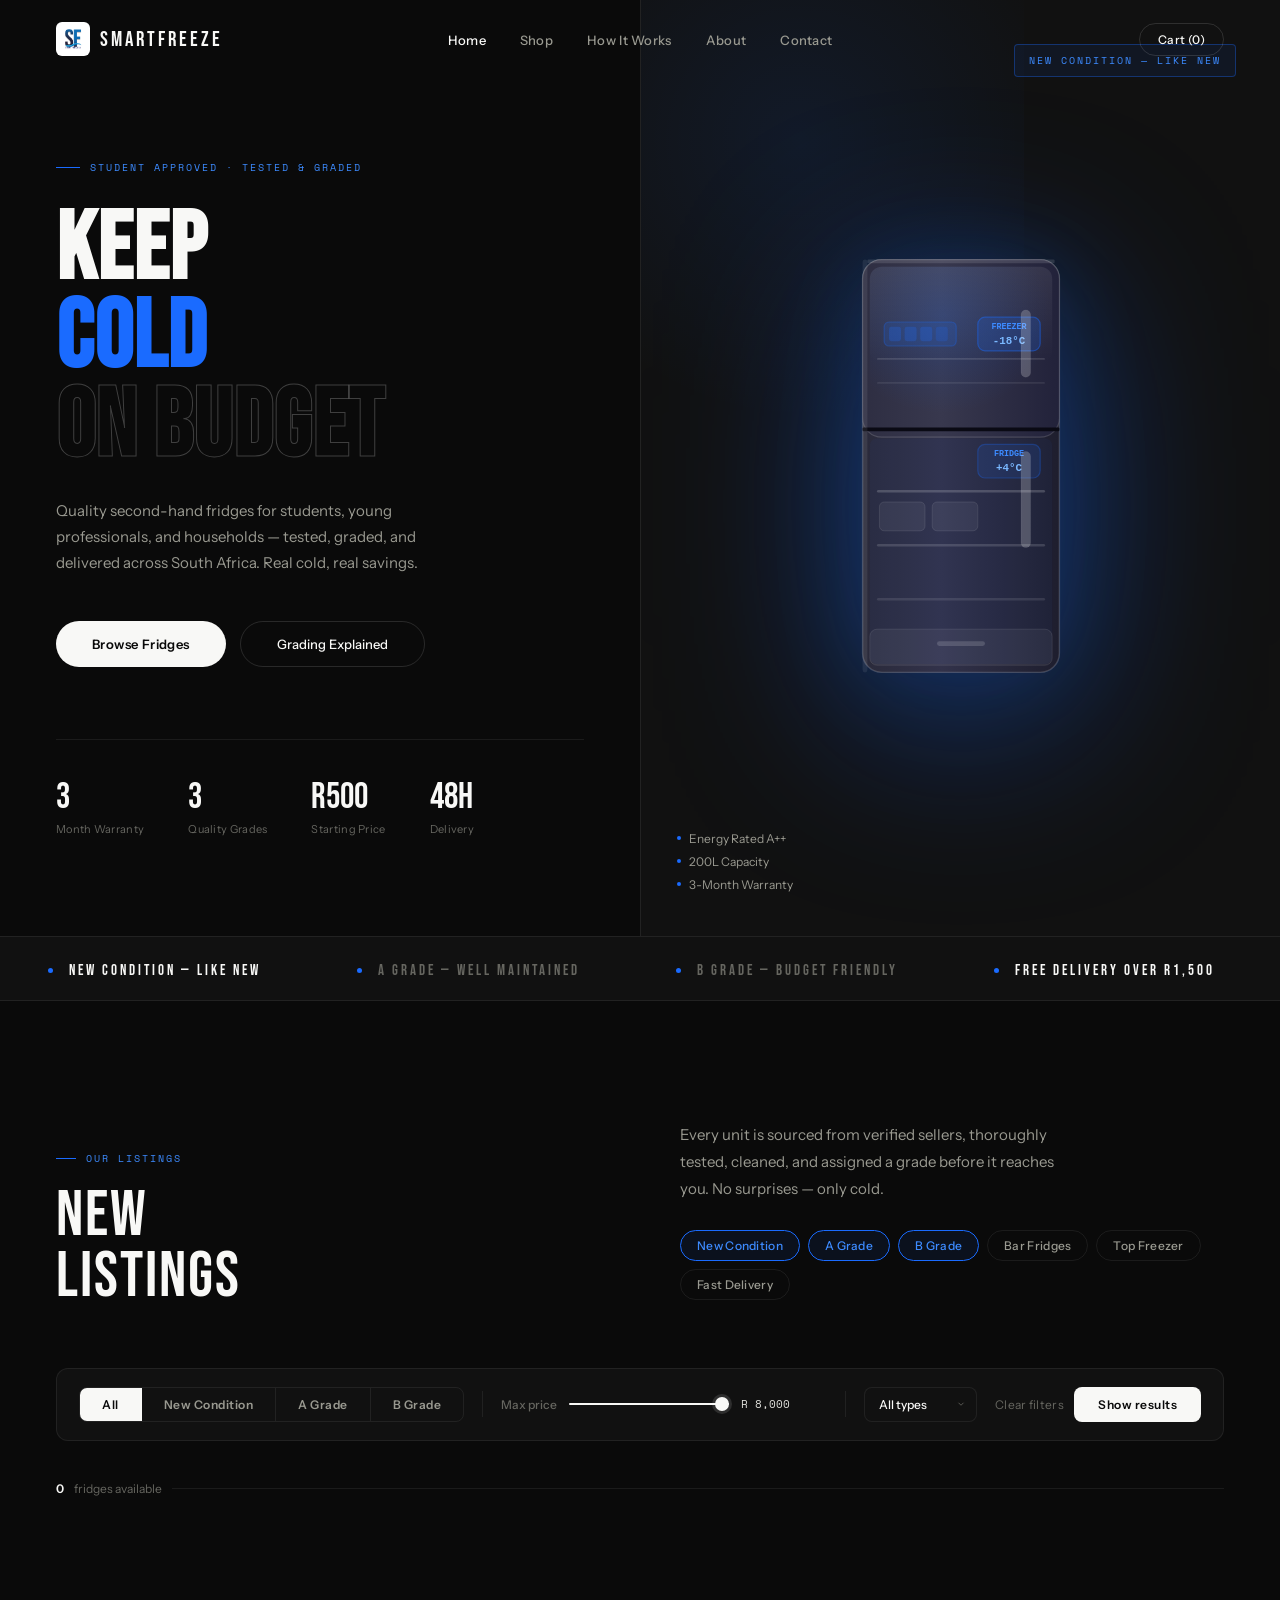
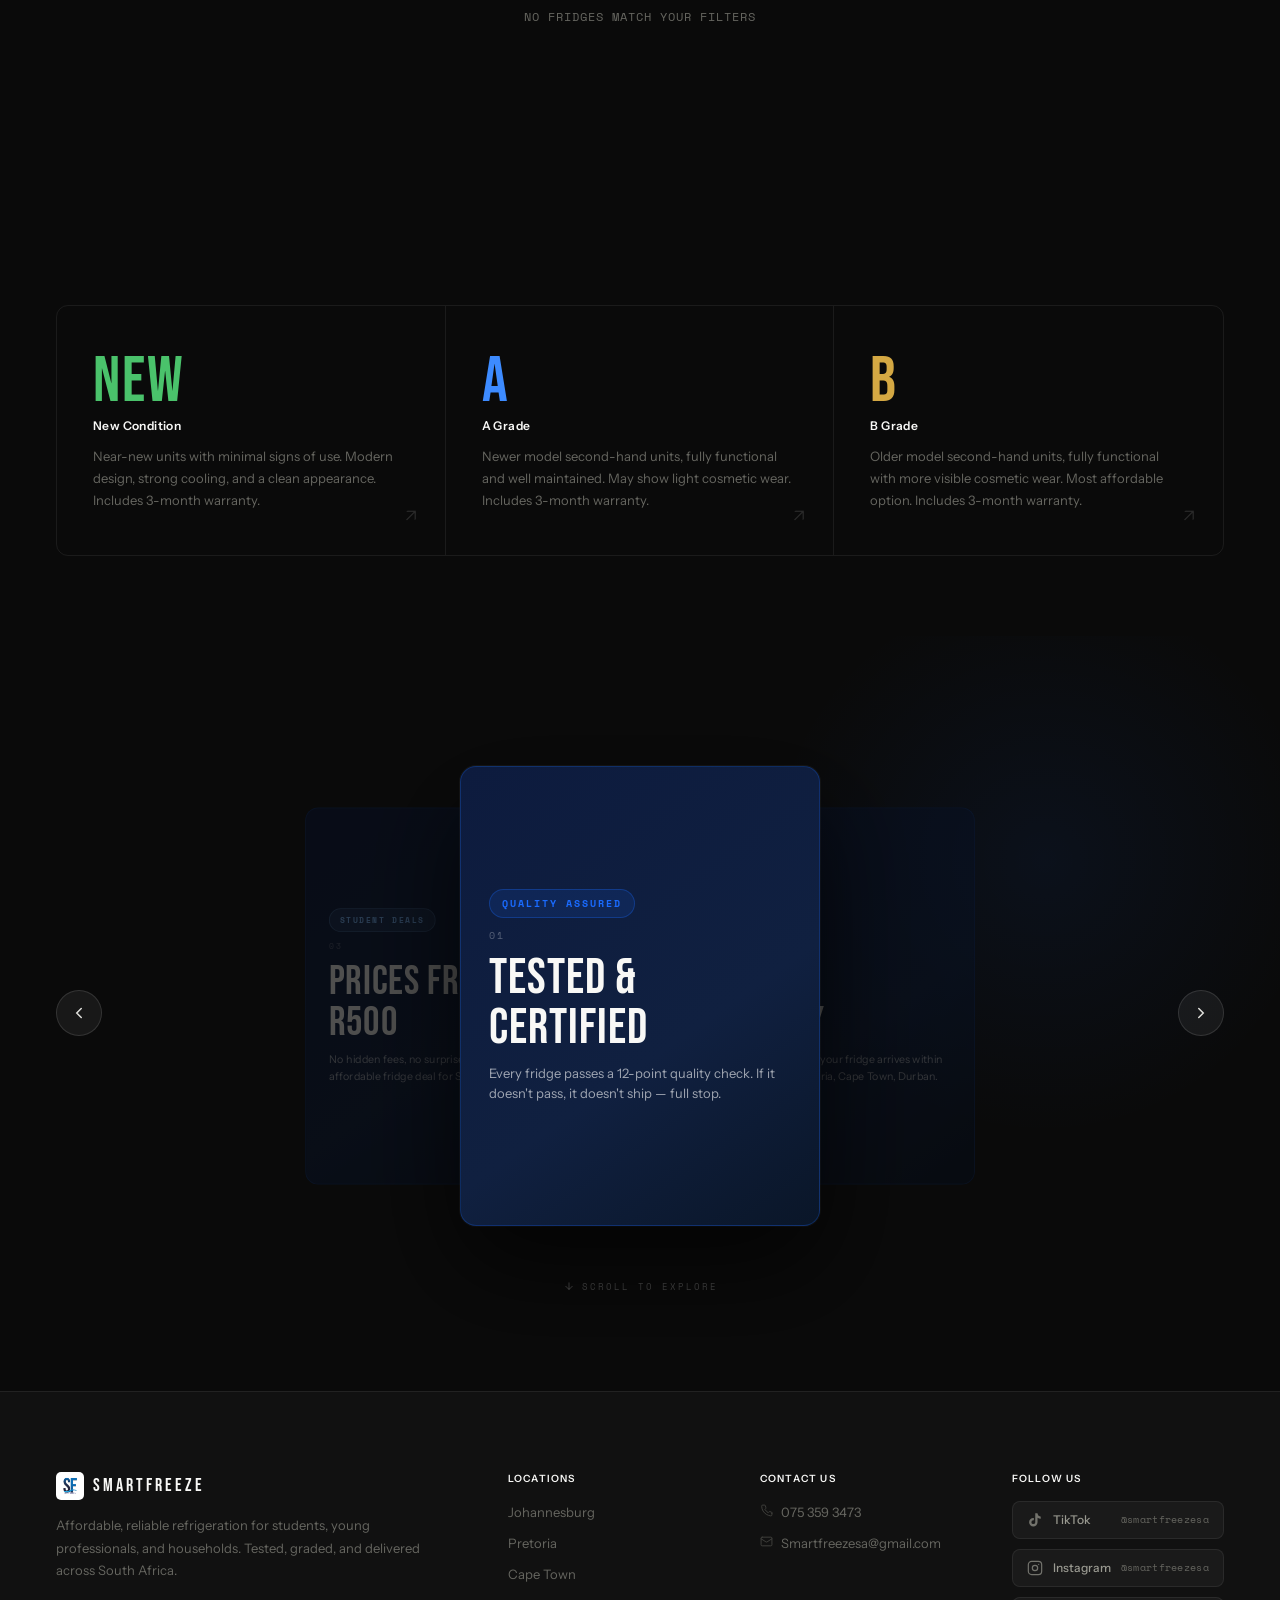
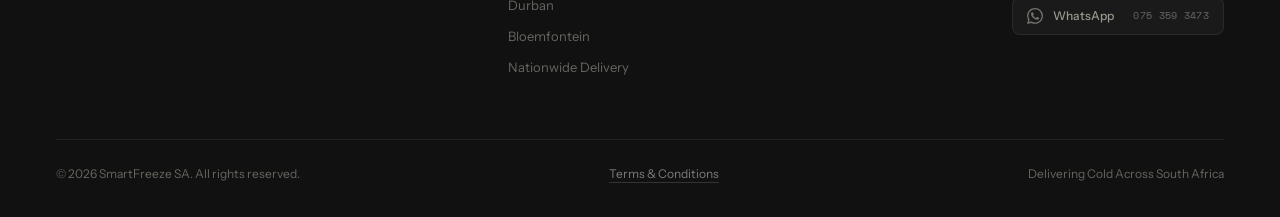
<file: frontend/EndUser/index.html>
<!DOCTYPE html>
<html lang="en">
<head>
  <meta charset="UTF-8">
  <meta name="viewport" content="width=device-width, initial-scale=1.0">
  <title>SmartFreeze — Student Fridges</title>
  <link href="https://fonts.googleapis.com/css2?family=Bebas+Neue&family=Instrument+Sans:wght@300;400;500;600&family=Space+Mono:wght@400;700&display=swap" rel="stylesheet">
  <link rel="stylesheet" href="smartfreeze.css">
  <style>
    /* ── MARKETING SLIDE — plain card ── */
    .mkt-slide {
      background: linear-gradient(145deg, #0d1b3e 0%, #102040 60%, #0a1628 100%) !important;
      border: 1px solid rgba(26,107,255,0.25) !important;
      border-radius: 16px !important;
      overflow: hidden !important;
    }
    .mkt-slide-img,
    .mkt-slide-overlay { display: none !important; }
    .mkt-slide-info {
      position: absolute !important;
      inset: 0 !important;
      padding: 34px 28px !important;
      display: flex !important;
      flex-direction: column !important;
      justify-content: center !important;
      gap: 10px;
    }
    .mkt-slide-tag {
      font-family: 'Space Mono', monospace;
      font-size: 10px;
      letter-spacing: 2px;
      padding: 6px 12px;
      border-radius: 20px;
      width: fit-content;
      margin-bottom: 0 !important;
    }
    .tag-blue  { color:#1a6bff; background:rgba(26,107,255,0.12);  border:1px solid rgba(26,107,255,0.3); }
    .tag-mid   { color:#3d8bff; background:rgba(61,139,255,0.12);  border:1px solid rgba(61,139,255,0.3); }
    .tag-light { color:#7ab8ff; background:rgba(122,184,255,0.12); border:1px solid rgba(122,184,255,0.3); }
    .mkt-slide-num { margin-bottom: 0 !important; }
    .mkt-slide-title {
      font-size: clamp(30px, 4vw, 50px) !important;
      margin-bottom: 0 !important;
    }
    .mkt-slide-body {
      font-size: 13px !important;
      line-height: 1.55 !important;
      margin-bottom: 0 !important;
    }

    /* ── FOOTER MOBILE — always 2 columns, never one long list ── */
    @media (max-width: 768px) {
      footer { padding: 40px 18px 24px !important; }
      body footer .ftg {
        display: grid !important;
        grid-template-columns: 1fr 1fr !important;
        gap: 26px 18px !important;
        margin-bottom: 26px !important;
      }
      body footer .ftg > .rev:first-child {
        grid-column: 1 / -1 !important;
      }
      body footer .ftg > .rev:last-child {
        grid-column: 1 / -1 !important;
      }
      body footer .fbt {
        flex-direction: column !important;
        gap: 8px !important;
        text-align: center !important;
        padding-top: 20px !important;
      }
      body footer .fd { font-size: 13px !important; line-height: 1.6 !important; }
      body footer .fls a { font-size: 13px !important; }
    }

    /* ── MARKETING CARD MOBILE — fit text, no overflow ── */
    @media (max-width: 768px) {
      .mkt-slide-info { padding: 22px 18px !important; gap: 8px; }
      .mkt-slide-title { font-size: 30px !important; }
      .mkt-slide-body { font-size: 11.5px !important; line-height: 1.5 !important; }
      .mkt-slide-tag { font-size: 8.5px !important; padding: 4px 9px !important; letter-spacing: 1.4px; }
      .mkt-slide-num { font-size: 9px !important; }
    }
  </style>
</head>
<body>

  <!-- TOAST -->
  <div class="tst" id="tst"><div class="tdt"></div><span id="tmsg">Done</span></div>

  <!-- ════════════════════════════
       CART OVERLAY + DRAWER
       ════════════════════════════ -->
  <div class="cart-overlay" id="cartOverlay"></div>
  <div class="cart-drawer" id="cartDrawer">
    <div class="cart-header">
      <div class="cart-title">Your Cart</div>
      <button class="cart-close" onclick="closeCart()">
        <svg viewBox="0 0 24 24" fill="none" stroke="currentColor" stroke-width="2.5" stroke-linecap="round"><line x1="18" y1="6" x2="6" y2="18"/><line x1="6" y1="6" x2="18" y2="18"/></svg>
      </button>
    </div>
    <div class="cart-items" id="cartItems"></div>
    <div class="cart-footer" id="cartFooter" style="display:none">
      <div class="cart-total-row">
        <span>Total</span>
        <span class="cart-total-amt" id="cartTotal">R0</span>
      </div>
      <button class="cart-checkout-btn" onclick="openCheckout()">Proceed to Checkout</button>
    </div>
  </div>

  <!-- ════════════════════════════
       CHECKOUT MODAL
       ════════════════════════════ -->
  <div class="checkout-ov" id="checkoutOv">
    <div class="checkout-modal">
      <button class="co-close" onclick="closeCheckout()">
        <svg viewBox="0 0 24 24" fill="none" stroke="currentColor" stroke-width="2.5" stroke-linecap="round"><line x1="18" y1="6" x2="6" y2="18"/><line x1="6" y1="6" x2="18" y2="18"/></svg>
      </button>
      <div class="co-title">Checkout</div>

      <div class="co-grid">
        <!-- Left: delivery details -->
        <div class="co-left">
          <div class="co-section-label">Delivery Details</div>
          <div class="co-fields">
            <div class="co-field">
              <label class="co-label">Full Name</label>
              <input class="co-input" id="coName" placeholder="e.g. Thabo Molefe">
            </div>
            <div class="co-field">
              <label class="co-label">Email</label>
              <input class="co-input" id="coEmail" type="email" placeholder="e.g. thabo@gmail.com">
            </div>
            <div class="co-field">
              <label class="co-label">Phone Number</label>
              <input class="co-input" id="coPhone" type="tel" placeholder="e.g. 0821234567">
            </div>
            <div class="co-field">
              <label class="co-label">Delivery Address</label>
              <input class="co-input" id="coAddress" placeholder="e.g. 12 Main Street, Hatfield">
            </div>
            <div class="co-field">
              <label class="co-label">City</label>
              <input class="co-input" id="coCity" placeholder="e.g. Pretoria">
            </div>
          </div>

          <div class="co-section-label" style="margin-top:24px">Payment Method</div>
          <div class="pay-card-only">
            <svg viewBox="0 0 24 24" fill="none" stroke="currentColor" stroke-width="1.8" stroke-linecap="round" stroke-linejoin="round" width="16" height="16"><rect x="1" y="4" width="22" height="16" rx="2"/><line x1="1" y1="10" x2="23" y2="10"/></svg>
            Card Payment via PayFast
          </div>
          <div class="cod-note">
            <svg viewBox="0 0 24 24" fill="none" stroke="currentColor" stroke-width="2" stroke-linecap="round" width="13" height="13"><circle cx="12" cy="12" r="10"/><line x1="12" y1="8" x2="12" y2="12"/><line x1="12" y1="16" x2="12.01" y2="16"/></svg>
            You'll be redirected to PayFast to complete your payment securely. We accept all major cards.
          </div>
        </div>

        <!-- Right: order summary -->
        <div class="co-right">
          <div class="co-section-label">Order Summary</div>
          <div class="co-summary">
            <div class="co-items" id="checkoutItems"></div>
            <div class="co-summary-total">
              <span>Total</span>
              <span id="checkoutTotal" class="co-total-amt">R0</span>
            </div>
          </div>
          <button class="co-place-btn" id="placeOrderBtn" onclick="submitOrder()">
            <svg viewBox="0 0 24 24" fill="none" stroke="currentColor" stroke-width="2" stroke-linecap="round" stroke-linejoin="round" width="14" height="14"><rect x="1" y="4" width="22" height="16" rx="2"/><line x1="1" y1="10" x2="23" y2="10"/></svg>
            Pay with Card
          </button>
          <p class="co-disclaimer">By placing your order you agree to our delivery terms. Free delivery on orders over R1,500.</p>
        </div>
      </div>
    </div>
  </div>

  <!-- ════════════════════════════
       ORDER CONFIRMATION MODAL
       ════════════════════════════ -->
  <div class="confirm-ov" id="confirmOv">
    <div class="confirm-modal">
      <div class="confirm-icon">
        <svg viewBox="0 0 24 24" fill="none" stroke="currentColor" stroke-width="2.5" stroke-linecap="round" stroke-linejoin="round"><polyline points="20 6 9 17 4 12"/></svg>
      </div>
      <div class="confirm-title">Order Placed!</div>
      <div class="confirm-sub">Your order has been received. Save your order number to track your delivery.</div>
      <div class="confirm-num-label">Your Order Number</div>
      <div class="confirm-num" id="confirmOrderNum">SF-20260401-001</div>
      <div class="confirm-actions">
        <button class="confirm-track-btn" onclick="goToTracking()">
          <svg viewBox="0 0 24 24" fill="none" stroke="currentColor" stroke-width="2" stroke-linecap="round" width="13" height="13"><circle cx="11" cy="11" r="8"/><line x1="21" y1="21" x2="16.65" y2="16.65"/></svg>
          Track My Order
        </button>
        <button class="confirm-close-btn" onclick="closeConfirm()">Continue Shopping</button>
      </div>
    </div>
  </div>

  <!-- NAV -->
  <nav id="nav">
    <a href="index.html" class="logo">
      <img src="images/logo.png" alt="SmartFreeze Logo" class="logo-img"
           onerror="this.style.display='none';this.nextElementSibling.style.display='flex'">
      <div class="logo-mk" style="display:none">
        <svg viewBox="0 0 24 24" fill="none" stroke="#0a0a0a" stroke-width="2.5" stroke-linecap="round" stroke-linejoin="round">
          <rect x="5" y="2" width="14" height="20" rx="2"/>
          <line x1="5" y1="10" x2="19" y2="10"/>
          <line x1="9" y1="6" x2="9" y2="8"/>
        </svg>
      </div>
      <span class="logo-tx">SmartFreeze</span>
    </a>
    <ul>
      <li><a href="#hero" class="on">Home</a></li>
      <li><a href="#browse">Shop</a></li>
      <li><a href="#how-it-works">How It Works</a></li>
      <li><a href="#about">About</a></li>
      <li><a href="#contact">Contact</a></li>
    </ul>
    <div class="na">
      <button class="nbtn" id="cartBtn" onclick="openCart()">Cart (0)</button>
    </div>
  </nav>

  <!-- HERO -->
  <section id="hero">
    <div class="hl">
      <div class="h-eye">
        <div class="h-eye-line"></div>
        <span class="h-eye-txt">Student Approved · Tested &amp; Graded</span>
      </div>
      <h1 class="h1">KEEP<br><span class="acc">COLD</span><br><span class="str">ON BUDGET</span></h1>
      <p class="h-body">Quality second-hand fridges for students, young professionals, and households — tested, graded, and delivered across South Africa. Real cold, real savings.</p>
      <div class="h-ctas">
        <button class="bp" onclick="document.getElementById('browse').scrollIntoView({behavior:'smooth'})">Browse Fridges</button>
        <button class="bo">Grading Explained</button>
      </div>
      <div class="h-stats">
        <div><div class="sn">3</div><div class="sl">Month Warranty</div></div>
        <div><div class="sn">3</div><div class="sl">Quality Grades</div></div>
        <div><div class="sn">R500</div><div class="sl">Starting Price</div></div>
        <div><div class="sn">48h</div><div class="sl">Delivery</div></div>
      </div>
    </div>
    <div class="hr">
      <div class="h-grade">NEW CONDITION — LIKE NEW</div>
      <div class="fv">
        <svg viewBox="0 0 200 360" fill="none" xmlns="http://www.w3.org/2000/svg" style="width:100%;filter:drop-shadow(0 40px 100px rgba(26,107,255,.45)) drop-shadow(0 0 40px rgba(26,107,255,.15))">
          <defs>
            <linearGradient id="bodyGrad" x1="0" y1="0" x2="1" y2="0">
              <stop offset="0%" stop-color="#2a2a3a"/>
              <stop offset="40%" stop-color="#32324a"/>
              <stop offset="100%" stop-color="#1e1e2e"/>
            </linearGradient>
            <linearGradient id="topGrad" x1="0" y1="0" x2="1" y2="0">
              <stop offset="0%" stop-color="#2e2e42"/>
              <stop offset="40%" stop-color="#38384e"/>
              <stop offset="100%" stop-color="#22223a"/>
            </linearGradient>
            <linearGradient id="shineGrad" x1="0" y1="0" x2="0" y2="1">
              <stop offset="0%" stop-color="rgba(255,255,255,0.08)"/>
              <stop offset="100%" stop-color="rgba(255,255,255,0)"/>
            </linearGradient>
            <radialGradient id="glowInner" cx="40%" cy="30%" r="60%">
              <stop offset="0%" stop-color="rgba(26,107,255,0.18)"/>
              <stop offset="100%" stop-color="rgba(26,107,255,0)"/>
            </radialGradient>
          </defs>

          <!-- Main body -->
          <rect x="18" y="8" width="164" height="344" rx="16" fill="url(#bodyGrad)" stroke="rgba(255,255,255,0.18)" stroke-width="1.2"/>

          <!-- Top freezer compartment -->
          <rect x="18" y="8" width="164" height="148" rx="16" fill="url(#topGrad)" stroke="rgba(255,255,255,0.15)" stroke-width="1"/>
          <!-- Freezer bottom edge line -->
          <rect x="18" y="148" width="164" height="3" fill="#0a0a14" rx="1"/>

          <!-- Shine overlay top -->
          <rect x="24" y="14" width="152" height="80" rx="10" fill="url(#shineGrad)"/>

          <!-- Inner glow -->
          <rect x="24" y="14" width="152" height="136" rx="10" fill="url(#glowInner)"/>

          <!-- ── FREEZER INTERIOR ── -->
          <!-- Shelf lines -->
          <rect x="30" y="90" width="140" height="1.5" rx="1" fill="rgba(255,255,255,0.12)"/>
          <rect x="30" y="110" width="140" height="1.5" rx="1" fill="rgba(255,255,255,0.08)"/>
          <!-- Ice tray suggestion -->
          <rect x="36" y="60" width="60" height="20" rx="4" fill="rgba(26,107,255,0.15)" stroke="rgba(26,107,255,0.3)" stroke-width="1"/>
          <rect x="40" y="64" width="10" height="12" rx="2" fill="rgba(26,107,255,0.25)"/>
          <rect x="53" y="64" width="10" height="12" rx="2" fill="rgba(26,107,255,0.25)"/>
          <rect x="66" y="64" width="10" height="12" rx="2" fill="rgba(26,107,255,0.25)"/>
          <rect x="79" y="64" width="10" height="12" rx="2" fill="rgba(26,107,255,0.20)"/>

          <!-- Temp display -->
          <rect x="114" y="56" width="52" height="28" rx="6" fill="rgba(26,107,255,0.18)" stroke="rgba(26,107,255,0.45)" stroke-width="1"/>
          <text x="140" y="66" fill="#3d8bff" font-family="monospace" font-size="7" text-anchor="middle" font-weight="700">FREEZER</text>
          <text x="140" y="78" fill="#7ab8ff" font-family="monospace" font-size="9" text-anchor="middle" font-weight="700">-18°C</text>

          <!-- FREEZER HANDLE -->
          <rect x="150" y="50" width="8" height="56" rx="4" fill="rgba(255,255,255,0.22)" stroke="rgba(255,255,255,0.1)" stroke-width="0.5"/>

          <!-- ── FRIDGE INTERIOR (lower) ── -->
          <rect x="24" y="157" width="152" height="188" rx="6" fill="rgba(26,107,255,0.04)"/>

          <!-- Shelves -->
          <rect x="30" y="200" width="140" height="2" rx="1" fill="rgba(255,255,255,0.18)"/>
          <rect x="30" y="245" width="140" height="2" rx="1" fill="rgba(255,255,255,0.14)"/>
          <rect x="30" y="290" width="140" height="2" rx="1" fill="rgba(255,255,255,0.10)"/>

          <!-- Temp display lower -->
          <rect x="114" y="162" width="52" height="28" rx="6" fill="rgba(26,107,255,0.12)" stroke="rgba(26,107,255,0.3)" stroke-width="1"/>
          <text x="140" y="172" fill="#3d8bff" font-family="monospace" font-size="7" text-anchor="middle" font-weight="700">FRIDGE</text>
          <text x="140" y="184" fill="#7ab8ff" font-family="monospace" font-size="9" text-anchor="middle" font-weight="700">+4°C</text>

          <!-- Fridge door items suggestion -->
          <rect x="32" y="210" width="38" height="24" rx="4" fill="rgba(255,255,255,0.06)" stroke="rgba(255,255,255,0.1)" stroke-width="0.8"/>
          <rect x="76" y="210" width="38" height="24" rx="4" fill="rgba(255,255,255,0.06)" stroke="rgba(255,255,255,0.1)" stroke-width="0.8"/>

          <!-- FRIDGE HANDLE -->
          <rect x="150" y="168" width="8" height="80" rx="4" fill="rgba(255,255,255,0.22)" stroke="rgba(255,255,255,0.1)" stroke-width="0.5"/>

          <!-- Bottom drawer suggestion -->
          <rect x="24" y="316" width="152" height="30" rx="6" fill="rgba(255,255,255,0.05)" stroke="rgba(255,255,255,0.1)" stroke-width="0.8"/>
          <rect x="80" y="326" width="40" height="4" rx="2" fill="rgba(255,255,255,0.15)"/>

          <!-- Left edge highlight (3D effect) -->
          <rect x="18" y="8" width="4" height="344" rx="2" fill="rgba(255,255,255,0.08)"/>

          <!-- Top edge highlight -->
          <rect x="22" y="8" width="156" height="3" rx="1" fill="rgba(255,255,255,0.12)"/>
        </svg>
      </div>
      <div class="h-stags">
        <div class="h-stag"><div class="h-stag-d"></div>Energy Rated A++</div>
        <div class="h-stag"><div class="h-stag-d"></div>200L Capacity</div>
        <div class="h-stag"><div class="h-stag-d"></div>3-Month Warranty</div>
      </div>
    </div>
  </section>

  <!-- MARQUEE -->
  <div class="marquee-band"><div class="marquee-track" id="mqTrack"></div></div>

  <!-- SECTION INTRO -->
  <div class="section-intro" id="how-it-works">
    <div class="si-left rev">
      <div class="si-label">Our Listings</div>
      <div class="si-title">NEW<br>LISTINGS</div>
    </div>
    <div class="si-right rev">
      <p class="si-desc">Every unit is sourced from verified sellers, thoroughly tested, cleaned, and assigned a grade before it reaches you. No surprises — only cold.</p>
      <div class="si-pills">
        <div class="si-pill hi">New Condition</div><div class="si-pill hi">A Grade</div><div class="si-pill hi">B Grade</div>
        <div class="si-pill">Bar Fridges</div><div class="si-pill">Top Freezer</div><div class="si-pill">Fast Delivery</div>
      </div>
    </div>
  </div>

  <!-- BROWSE -->
  <section id="browse">
    <div class="fb rev">
      <div class="gtabs">
        <button class="gt on" data-g="all" onclick="setG(this,'all')">All</button>
        <button class="gt" data-g="N" onclick="setG(this,'N')">New Condition</button>
        <button class="gt" data-g="A" onclick="setG(this,'A')">A Grade</button>
        <button class="gt" data-g="B" onclick="setG(this,'B')">B Grade</button>
      </div>
      <div class="fdiv"></div>
      <div class="pw">
        <span class="pl">Max price</span>
        <input type="range" class="psl" id="psl" min="500" max="8000" value="8000" step="100" oninput="onP(this)">
        <span class="pa" id="pa">R 8,000</span>
      </div>
      <div class="fdiv"></div>
      <select class="fsel" onchange="onTy(this)">
        <option value="">All types</option>
        <option value="bar">Bar Fridge</option>
        <option value="topfreezer">Top Freezer</option>
      </select>
      <div class="fr">
        <button class="bcf" onclick="clrAll()">Clear filters</button>
        <button class="bap" onclick="applyF()">Show results</button>
      </div>
    </div>
    <div class="rm"><strong id="rc">0</strong> fridges available<div class="rm-line"></div></div>
    <div class="fg" id="fg"></div>
  </section>

  <!-- GRADE BAND -->
  <div class="grade-band rev">
    <div class="gb-item gb-a rev">
      <div class="gb-grade">NEW</div><div class="gb-name">New Condition</div>
      <div class="gb-desc">Near-new units with minimal signs of use. Modern design, strong cooling, and a clean appearance. Includes 3-month warranty.</div>
      <div class="gb-arrow">↗</div>
    </div>
    <div class="gb-item gb-b rev">
      <div class="gb-grade">A</div><div class="gb-name">A Grade</div>
      <div class="gb-desc">Newer model second-hand units, fully functional and well maintained. May show light cosmetic wear. Includes 3-month warranty.</div>
      <div class="gb-arrow">↗</div>
    </div>
    <div class="gb-item gb-c rev">
      <div class="gb-grade">B</div><div class="gb-name">B Grade</div>
      <div class="gb-desc">Older model second-hand units, fully functional with more visible cosmetic wear. Most affordable option. Includes 3-month warranty.</div>
      <div class="gb-arrow">↗</div>
    </div>
  </div>

  <!-- MARKETING CAROUSEL -->
  <section class="mkt-section" id="about">
    <div class="mkt-bg-glow"></div>
    <div class="mkt-stage" id="mktStage">
      <div class="mkt-slide" data-index="0">
        <div class="mkt-slide-info">
          <div class="mkt-slide-tag tag-blue">QUALITY ASSURED</div>
          <div class="mkt-slide-num">01</div>
          <div class="mkt-slide-title">Tested &amp;<br>Certified</div>
          <div class="mkt-slide-body">Every fridge passes a 12-point quality check. If it doesn't pass, it doesn't ship — full stop.</div>
        </div>
      </div>
      <div class="mkt-slide" data-index="1">
        <div class="mkt-slide-info">
          <div class="mkt-slide-tag tag-mid">FAST DELIVERY</div>
          <div class="mkt-slide-num">02</div>
          <div class="mkt-slide-title">48h<br>Delivery</div>
          <div class="mkt-slide-body">Order before noon and your fridge arrives within 48 hours. Joburg, Pretoria, Cape Town, Durban.</div>
        </div>
      </div>
      <div class="mkt-slide" data-index="2">
        <div class="mkt-slide-info">
          <div class="mkt-slide-tag tag-light">STUDENT DEALS</div>
          <div class="mkt-slide-num">03</div>
          <div class="mkt-slide-title">Prices From<br>R500</div>
          <div class="mkt-slide-body">No hidden fees, no surprises. Just the most affordable fridge deal for South African students.</div>
        </div>
      </div>
    </div>
    <button class="mkt-btn-prev" id="mktPrev"><svg viewBox="0 0 24 24" fill="none" stroke="currentColor" stroke-width="2" stroke-linecap="round"><polyline points="15 18 9 12 15 6"/></svg></button>
    <button class="mkt-btn-next" id="mktNext"><svg viewBox="0 0 24 24" fill="none" stroke="currentColor" stroke-width="2" stroke-linecap="round"><polyline points="9 18 15 12 9 6"/></svg></button>
    <div class="mkt-bottom">
      <div class="mkt-scroll-hint"><svg width="12" height="12" viewBox="0 0 24 24" fill="none" stroke="currentColor" stroke-width="2"><path d="M12 5v14M5 12l7 7 7-7"/></svg>SCROLL TO EXPLORE</div>
      <div class="mkt-pip-wrap" id="mktPips"></div>
    </div>
  </section>

  <!-- FOOTER -->
  <footer id="contact">
    <div class="ftg">
      <div class="rev">
        <div class="flr">
          <img src="images/logo.png" alt="SmartFreeze" class="footer-logo-img">
          <span class="flt">SmartFreeze</span>
        </div>
        <p class="fd">Affordable, reliable refrigeration for students, young professionals, and households. Tested, graded, and delivered across South Africa.</p>
      </div>
      <div class="rev">
        <div class="fct">Locations</div>
        <ul class="fls">
          <li><a href="#">Johannesburg</a></li><li><a href="#">Pretoria</a></li>
          <li><a href="#">Cape Town</a></li><li><a href="#">Durban</a></li>
          <li><a href="#">Bloemfontein</a></li><li><a href="#">Nationwide Delivery</a></li>
        </ul>
      </div>
      <div class="rev">
        <div class="fct">Contact Us</div>
        <ul class="fls">
          <li><a href="tel:0753593473"><span class="fic"><svg viewBox="0 0 24 24" fill="none" stroke="currentColor" stroke-width="1.8" stroke-linecap="round" stroke-linejoin="round"><path d="M22 16.92v3a2 2 0 0 1-2.18 2A19.79 19.79 0 0 1 11.61 19a19.5 19.5 0 0 1-6-6A19.79 19.79 0 0 1 3.09 4.18 2 2 0 0 1 5.07 2h3a2 2 0 0 1 2 1.72c.127.96.361 1.903.7 2.81a2 2 0 0 1-.45 2.11L9.09 9.91a16 16 0 0 0 6 6l1.27-1.27a2 2 0 0 1 2.11-.45c.907.339 1.85.573 2.81.7A2 2 0 0 1 22 16.92z"/></svg></span>075 359 3473</a></li>
          <li><a href="mailto:Smartfreezesa@gmail.com"><span class="fic"><svg viewBox="0 0 24 24" fill="none" stroke="currentColor" stroke-width="1.8" stroke-linecap="round" stroke-linejoin="round"><rect x="2" y="4" width="20" height="16" rx="2"/><path d="m22 7-8.97 5.7a1.94 1.94 0 0 1-2.06 0L2 7"/></svg></span>Smartfreezesa@gmail.com</a></li>
        </ul>
      </div>
      <div class="rev">
        <div class="fct">Follow Us</div>
        <div class="f-socials">
          <a href="https://www.tiktok.com/@smartfreezesa" target="_blank" class="f-social-btn"><svg viewBox="0 0 24 24" fill="currentColor" width="16" height="16"><path d="M19.59 6.69a4.83 4.83 0 0 1-3.77-4.25V2h-3.45v13.67a2.89 2.89 0 0 1-2.88 2.5 2.89 2.89 0 0 1-2.89-2.89 2.89 2.89 0 0 1 2.89-2.89c.28 0 .54.04.79.1V9.01a6.33 6.33 0 0 0-.79-.05 6.34 6.34 0 0 0-6.34 6.34 6.34 6.34 0 0 0 6.34 6.34 6.34 6.34 0 0 0 6.33-6.34V8.69a8.18 8.18 0 0 0 4.78 1.52V6.76a4.85 4.85 0 0 1-1.01-.07z"/></svg><span>TikTok</span><span class="f-social-handle">@smartfreezesa</span></a>
          <a href="https://www.instagram.com/smartfreezesa" target="_blank" class="f-social-btn"><svg viewBox="0 0 24 24" fill="none" stroke="currentColor" stroke-width="1.8" stroke-linecap="round" stroke-linejoin="round" width="16" height="16"><rect x="2" y="2" width="20" height="20" rx="5"/><circle cx="12" cy="12" r="4"/><circle cx="17.5" cy="6.5" r="1" fill="currentColor" stroke="none"/></svg><span>Instagram</span><span class="f-social-handle">@smartfreezesa</span></a>
          <a href="https://wa.me/27753593473" target="_blank" class="f-social-btn f-social-wa"><svg viewBox="0 0 24 24" fill="currentColor" width="16" height="16"><path d="M17.472 14.382c-.297-.149-1.758-.867-2.03-.967-.273-.099-.471-.148-.67.15-.197.297-.767.966-.94 1.164-.173.199-.347.223-.644.075-.297-.15-1.255-.463-2.39-1.475-.883-.788-1.48-1.761-1.653-2.059-.173-.297-.018-.458.13-.606.134-.133.298-.347.446-.52.149-.174.198-.298.298-.497.099-.198.05-.371-.025-.52-.075-.149-.669-1.612-.916-2.207-.242-.579-.487-.5-.669-.51-.173-.008-.371-.01-.57-.01-.198 0-.52.074-.792.372-.272.297-1.04 1.016-1.04 2.479 0 1.462 1.065 2.875 1.213 3.074.149.198 2.096 3.2 5.077 4.487.709.306 1.262.489 1.694.625.712.227 1.36.195 1.871.118.571-.085 1.758-.719 2.006-1.413.248-.694.248-1.289.173-1.413-.074-.124-.272-.198-.57-.347m-5.421 7.403h-.004a9.87 9.87 0 0 1-5.031-1.378l-.361-.214-3.741.982.998-3.648-.235-.374a9.86 9.86 0 0 1-1.51-5.26c.001-5.45 4.436-9.884 9.888-9.884 2.64 0 5.122 1.03 6.988 2.898a9.825 9.825 0 0 1 2.893 6.994c-.003 5.45-4.437 9.884-9.885 9.884m8.413-18.297A11.815 11.815 0 0 0 12.05 0C5.495 0 .16 5.335.157 11.892c0 2.096.547 4.142 1.588 5.945L.057 24l6.305-1.654a11.882 11.882 0 0 0 5.683 1.448h.005c6.554 0 11.89-5.335 11.893-11.893a11.821 11.821 0 0 0-3.48-8.413z"/></svg><span>WhatsApp</span><span class="f-social-handle">075 359 3473</span></a>
        </div>
      </div>
    </div>
    <div class="fbt"><div>© 2026 SmartFreeze SA. All rights reserved.</div><div><a href="terms.html" style="color:rgba(255,255,255,0.45);text-decoration:none;border-bottom:1px solid rgba(255,255,255,0.15);padding-bottom:1px">Terms &amp; Conditions</a></div><div>Delivering Cold Across South Africa</div></div>
  </footer>

  <!-- FRIDGE MODAL -->
  <div class="ov" id="ov" onclick="ocl(event)">
    <div class="mo" id="mo">
      <button class="mcl" onclick="clMo()"><svg viewBox="0 0 24 24" fill="none" stroke="currentColor" stroke-width="2" stroke-linecap="round"><line x1="18" y1="6" x2="6" y2="18"/><line x1="6" y1="6" x2="18" y2="18"/></svg></button>
      <div class="mg">
        <div class="mm" id="mmain"><div class="mmg"></div></div>
        <div class="mth" id="mth"></div>
      </div>
      <div class="md">
        <div class="mbr"><div class="mdt"></div><span class="mbn" id="mbn">Brand</span><span class="msk" id="msk">SF-001</span></div>
        <div class="mtl" id="mtl">Name</div>
        <div class="msr"><div class="msts" id="msts"></div><span class="mrc" id="mrc">0 reviews</span></div>
        <div class="mpr"><span class="mc">R</span><span id="mpr">0</span></div>
        <div class="mlab">Grade</div>
        <div class="mgr" id="mgr"></div>
        <div class="msp" id="msp"></div>
        <div class="mac">
          <button class="madd" id="madd">Add to Cart</button>
          <button class="mfav" id="mfav" onclick="tgFav(this)">
            <svg viewBox="0 0 24 24" stroke-linecap="round" stroke-linejoin="round" stroke-width="2"><path d="M20.84 4.61a5.5 5.5 0 0 0-7.78 0L12 5.67l-1.06-1.06a5.5 5.5 0 0 0-7.78 7.78l1.06 1.06L12 21.23l7.78-7.78 1.06-1.06a5.5 5.5 0 0 0 0-7.78z"/></svg>
          </button>
        </div>
        <div class="mdel">
          <svg width="12" height="12" viewBox="0 0 24 24" fill="none" stroke="currentColor" stroke-width="2"><path d="M5 17H3a2 2 0 0 1-2-2V5a2 2 0 0 1 2-2h11a2 2 0 0 1 2 2v3"/><rect x="9" y="11" width="14" height="10" rx="2"/><circle cx="12" cy="21" r="1"/><circle cx="20" cy="21" r="1"/></svg>
          Free delivery on orders over R1,500
        </div>
        <div class="mtabs">
          <button class="mtb on" onclick="swT(this,'td')">Details</button>
          <button class="mtb" onclick="swT(this,'tr')">Reviews</button>
        </div>
        <div class="tbc" id="td"><p id="mdesc"></p></div>
        <div class="tbc" style="display:none" id="tr"></div>
      </div>
    </div>
  </div>

<script src="config.js"></script>
<script src="smartfreeze.js"></script>
  
</body>
</html>
</file>
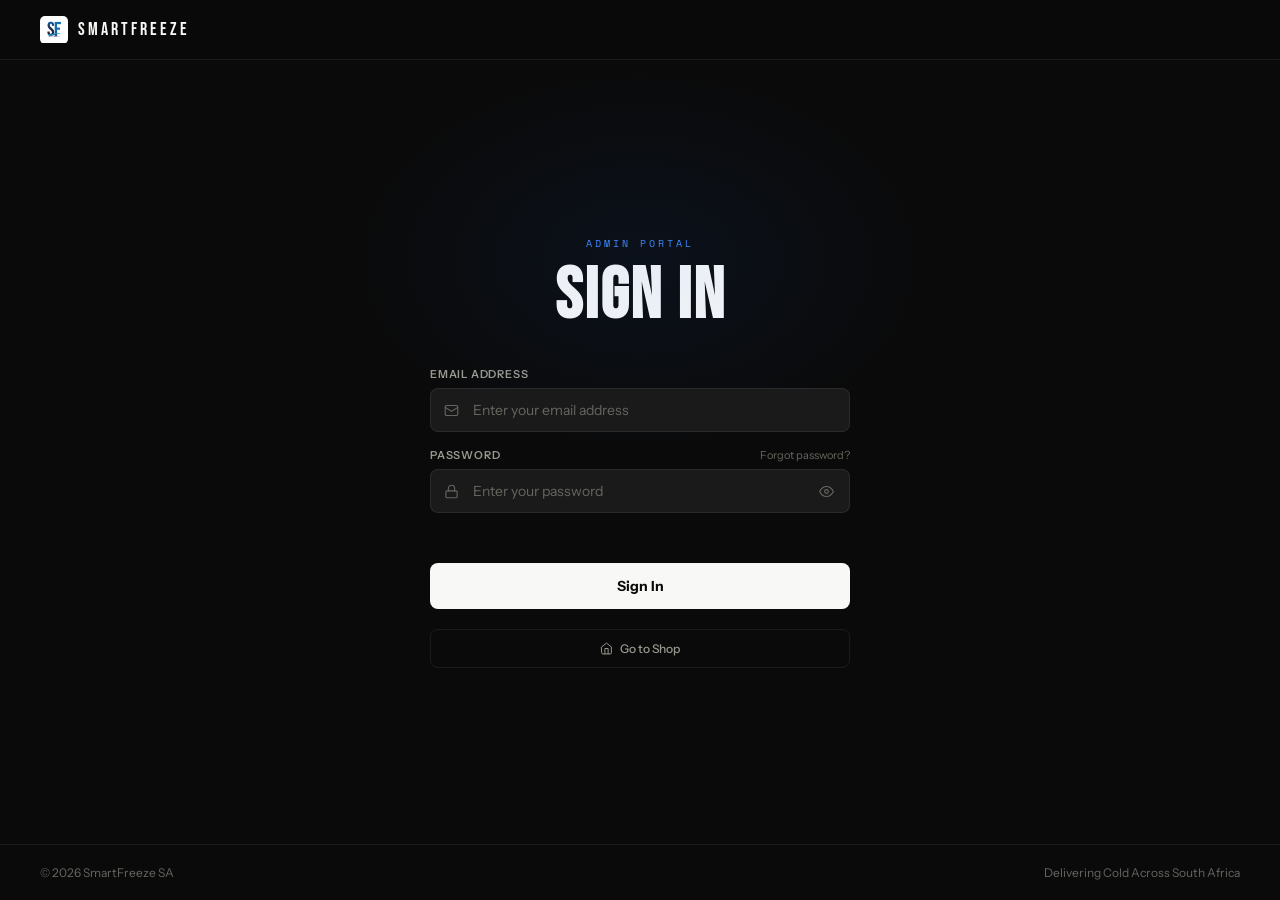
<file: frontend/CustDashBoard/admin.html>
<!DOCTYPE html>
<html lang="en">
<head>
<meta charset="UTF-8">
<meta name="viewport" content="width=device-width, initial-scale=1.0">
<title>SmartFreeze SA — Admin Dashboard</title>
<link href="https://fonts.googleapis.com/css2?family=Bebas+Neue&family=Instrument+Sans:wght@300;400;500;600;700&family=Space+Mono:wght@400;700&display=swap" rel="stylesheet">
<link rel="stylesheet" href="admin.css">
</head>
<body>

<!-- TOAST -->
<div class="tst" id="tst"><div class="tdt"></div><span id="tmsg">Done</span></div>

<!-- CONTACT MODAL -->
<div class="modal-ov" id="modalOv">
  <div class="modal">
    <button class="modal-close" onclick="closeModal()">
      <svg viewBox="0 0 24 24" fill="none" stroke="currentColor" stroke-width="2" stroke-linecap="round"><line x1="18" y1="6" x2="6" y2="18"/><line x1="6" y1="6" x2="18" y2="18"/></svg>
    </button>
    <div class="modal-title" id="modalTitle">Contact Customer</div>
    <div class="modal-sub" id="modalSub">Order #SF-001 · Pending</div>
    <div class="modal-info" id="modalInfo"></div>
    <div class="modal-label">Your message</div>
    <textarea class="modal-textarea" id="modalMsg" placeholder="Type your message to the customer…"></textarea>
    <div class="modal-actions">
      <button class="btn-ghost" onclick="closeModal()">Cancel</button>
      <button class="btn-primary" onclick="sendMsg()">
        <svg style="width:13px;height:13px;margin-right:6px;vertical-align:middle" viewBox="0 0 24 24" fill="none" stroke="currentColor" stroke-width="2" stroke-linecap="round"><line x1="22" y1="2" x2="11" y2="13"/><polygon points="22 2 15 22 11 13 2 9 22 2"/></svg>
        Send via WhatsApp
      </button>
    </div>
  </div>
</div>

<!-- MARK DELIVERED MODAL -->
<div class="modal-ov" id="deliverOv">
  <div class="modal">
    <button class="modal-close" onclick="closeDeliverModal()">
      <svg viewBox="0 0 24 24" fill="none" stroke="currentColor" stroke-width="2" stroke-linecap="round"><line x1="18" y1="6" x2="6" y2="18"/><line x1="6" y1="6" x2="18" y2="18"/></svg>
    </button>
    <div class="modal-title">Mark as Delivered</div>
    <div class="modal-sub" id="deliverSub">Confirm delivery for this order</div>
    <div class="modal-info" id="deliverInfo"></div>
    <p style="font-size:13px;color:var(--muted2);line-height:1.7;margin-bottom:20px;">This will advance the order to the next stage. Orders move: Pending → Confirmed → Out for Delivery → Delivered.</p>
    <div class="modal-actions">
      <button class="btn-ghost" onclick="closeDeliverModal()">Cancel</button>
      <button class="btn-green" onclick="confirmDeliver()">
        <svg style="width:13px;height:13px;margin-right:6px;vertical-align:middle" viewBox="0 0 24 24" fill="none" stroke="currentColor" stroke-width="2" stroke-linecap="round" stroke-linejoin="round"><polyline points="20 6 9 17 4 12"/></svg>
        Confirm Delivery
      </button>
    </div>
  </div>
</div>

<!-- SIDEBAR -->
<aside class="sidebar">
  <div class="sb-logo">
  <img src="images/logo.png" alt="SmartFreeze" class="sb-logo-img">
  <div>
    <span class="sb-logo-tx">SmartFreeze</span>
    <span class="sb-logo-sub">Admin Panel</span>
  </div>
</div>

  <div class="sb-section">Main</div>
  <ul class="sb-nav">
    <li><a href="#" class="on">
      <svg viewBox="0 0 24 24" fill="none" stroke="currentColor" stroke-width="1.8" stroke-linecap="round" stroke-linejoin="round"><rect x="3" y="3" width="7" height="7"/><rect x="14" y="3" width="7" height="7"/><rect x="3" y="14" width="7" height="7"/><rect x="14" y="14" width="7" height="7"/></svg>
      Orders
    </a></li>
    <li><a href="inventory.html">
      <svg viewBox="0 0 24 24" fill="none" stroke="currentColor" stroke-width="1.8" stroke-linecap="round" stroke-linejoin="round"><rect x="2" y="7" width="20" height="14" rx="2"/><path d="M16 7V5a2 2 0 0 0-2-2h-4a2 2 0 0 0-2 2v2"/></svg>
      Inventory
    </a></li>
    <li><a href="marketing.html">
      <svg viewBox="0 0 24 24" fill="none" stroke="currentColor" stroke-width="1.8" stroke-linecap="round" stroke-linejoin="round"><path d="M22 12h-4l-3 9L9 3l-3 9H2"/></svg>
      Marketing
    </a></li>
  </ul>

  <div class="sb-bottom">
  <div class="sb-user">
    <div>
      <div class="sb-uname" id="sbAdminName">SmartFreeze SA</div>
      <div class="sb-urole">Administrator</div>
    </div>
  </div>
  <button onclick="logout()" style="
    width:100%; margin-top:12px;
    background:none; border:1px solid var(--border);
    color:var(--muted); border-radius:6px;
    padding:9px; font-size:12px; font-weight:500;
    cursor:pointer; font-family:'Instrument Sans',sans-serif;
    transition:all .2s;
  " onmouseover="this.style.color='var(--red)';this.style.borderColor='rgba(232,68,90,.3)'"
     onmouseout="this.style.color='var(--muted)';this.style.borderColor='var(--border)'">
    Log Out
  </button>
</div>
</aside>

<!-- MAIN CONTENT -->
<main class="main">

  <!-- Topbar -->
  <div class="topbar">
    <div>
      <div class="topbar-title">Orders</div>
      <div class="topbar-sub">Manage and track all customer orders</div>
    </div>
    <div class="topbar-right">
      <div class="tb-badge"><div class="tb-dot"></div> Live</div>
    </div>
  </div>

  <!-- Stats -->
  <div class="stats" id="statsRow"></div>

  <!-- Tabs -->
  <div class="tabs-row">
    <button class="tab-btn on" onclick="setTab('all',this)">All Orders <span class="tab-count" id="cnt-all">0</span></button>
    <button class="tab-btn" onclick="setTab('pending',this)">Pending <span class="tab-count" id="cnt-pending">0</span></button>
    <button class="tab-btn" onclick="setTab('confirmed',this)">Confirmed <span class="tab-count" id="cnt-confirmed">0</span></button>
    <button class="tab-btn" onclick="setTab('out_for_delivery',this)">Out for Delivery <span class="tab-count" id="cnt-out_for_delivery">0</span></button>
    <button class="tab-btn" onclick="setTab('delivered',this)">Delivered <span class="tab-count" id="cnt-delivered">0</span></button>
  </div>

  <!-- Filter bar -->
  <div class="filter-bar">
    <div class="search-wrap">
      <svg viewBox="0 0 24 24" fill="none" stroke="currentColor" stroke-width="2" stroke-linecap="round"><circle cx="11" cy="11" r="8"/><line x1="21" y1="21" x2="16.65" y2="16.65"/></svg>
      <input class="search-input" type="text" placeholder="Search by name, order ID or product…" id="searchInput" oninput="renderTable()">
    </div>
    <select class="filter-select" id="payFilter" onchange="renderTable()">
      <option value="">All payments</option>
      <option value="cod">Cash on Delivery</option>
      <option value="online">Online Paid</option>
    </select>
  </div>

  <!-- Orders table -->
  <div class="orders-wrap">
    <table class="orders-table">
      <thead>
        <tr>
          <th>Order ID</th>
          <th>Customer</th>
          <th>Product</th>
          <th>Payment</th>
          <th>Amount</th>
          <th>Status</th>
          <th>Date</th>
          <th>Actions</th>
        </tr>
      </thead>
      <tbody id="orderBody"></tbody>
    </table>
    <div class="empty-state" id="emptyState" style="display:none">
      <svg viewBox="0 0 24 24" fill="none" stroke="currentColor" stroke-width="1.2" stroke-linecap="round"><rect x="2" y="7" width="20" height="14" rx="2"/><path d="M16 7V5a2 2 0 0 0-2-2h-4a2 2 0 0 0-2 2v2"/></svg>
      <p>No orders found</p>
    </div>
  </div>

</main>

<script src="config.js"></script>
<script src="auth-guard.js"></script>
<script src="admin.js"></script>

</body>
</html>
</file>
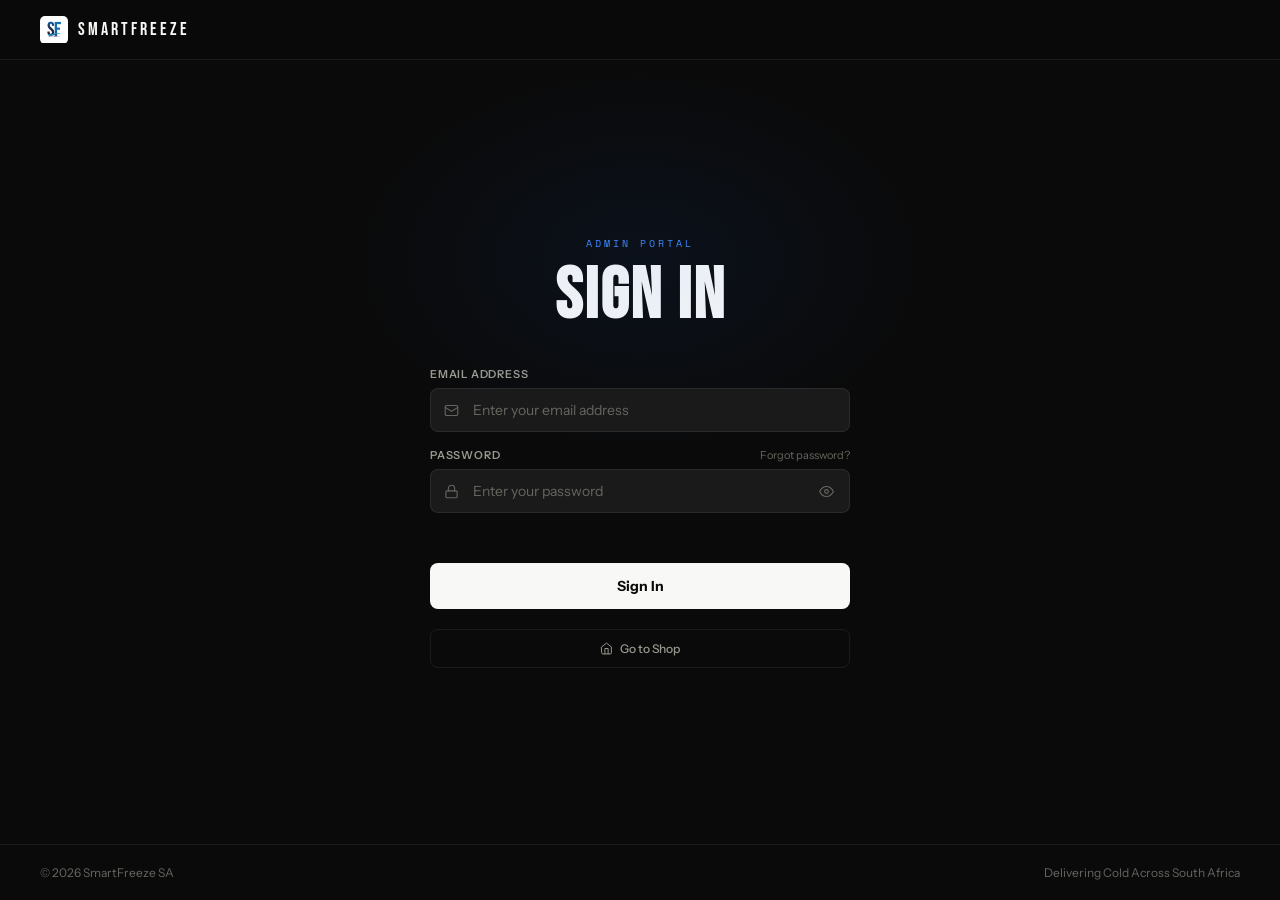
<file: frontend/CustDashBoard/inventory.html>
<!DOCTYPE html>
<html lang="en">
<head>
<meta charset="UTF-8">
<meta name="viewport" content="width=device-width, initial-scale=1.0">
<title>SmartFreeze SA — Inventory</title>
<link href="https://fonts.googleapis.com/css2?family=Bebas+Neue&family=Instrument+Sans:wght@300;400;500;600;700&family=Space+Mono:wght@400;700&display=swap" rel="stylesheet">
<link rel="stylesheet" href="inventory.css">
</head>
<body>

<!-- TOAST -->
<div class="tst" id="tst"><div class="tdt"></div><span id="tmsg">Done</span></div>

<!-- DELETE CONFIRM MODAL -->
<div class="del-modal-ov" id="delOv">
  <div class="del-modal">
    <div class="del-icon">
      <svg viewBox="0 0 24 24" fill="none" stroke="currentColor" stroke-width="2" stroke-linecap="round" stroke-linejoin="round"><polyline points="3 6 5 6 21 6"/><path d="M19 6l-1 14a2 2 0 0 1-2 2H8a2 2 0 0 1-2-2L5 6"/><path d="M10 11v6M14 11v6"/><path d="M9 6V4h6v2"/></svg>
    </div>
    <div class="del-title">Remove Listing?</div>
    <div class="del-sub" id="delSub">This fridge will be removed from inventory and will no longer appear on the shop page after publishing.</div>
    <div class="del-actions">
      <button class="btn-ghost" onclick="closeDelModal()">Cancel</button>
      <button class="btn-danger" onclick="confirmRemove()">Remove</button>
    </div>
  </div>
</div>

<!-- SIDEBAR -->
<aside class="sidebar">
  <div class="sb-logo">
  <img src="images/logo.png" alt="SmartFreeze" class="sb-logo-img">
  <div>
    <span class="sb-logo-tx">SmartFreeze</span>
    <span class="sb-logo-sub">Admin Panel</span>
  </div>
</div>

  <div class="sb-section">Main</div>
  <ul class="sb-nav">
    <li><a href="admin.html">
      <svg viewBox="0 0 24 24" fill="none" stroke="currentColor" stroke-width="1.8" stroke-linecap="round" stroke-linejoin="round"><rect x="3" y="3" width="7" height="7"/><rect x="14" y="3" width="7" height="7"/><rect x="3" y="14" width="7" height="7"/><rect x="14" y="14" width="7" height="7"/></svg>
      Orders
    </a></li>
    <li><a href="inventory.html" class="on">
      <svg viewBox="0 0 24 24" fill="none" stroke="currentColor" stroke-width="1.8" stroke-linecap="round" stroke-linejoin="round"><rect x="2" y="7" width="20" height="14" rx="2"/><path d="M16 7V5a2 2 0 0 0-2-2h-4a2 2 0 0 0-2 2v2"/></svg>
      Inventory
    </a></li>
    <li><a href="marketing.html">
      <svg viewBox="0 0 24 24" fill="none" stroke="currentColor" stroke-width="1.8" stroke-linecap="round" stroke-linejoin="round"><path d="M22 12h-4l-3 9L9 3l-3 9H2"/></svg>
      Marketing
    </a></li>
  </ul>

  <div class="sb-bottom">
  <div class="sb-user">
    <div>
      <div class="sb-uname" id="sbAdminName">SmartFreeze SA</div>
      <div class="sb-urole">Administrator</div>
    </div>
  </div>
  <button onclick="logout()" style="
    width:100%; margin-top:12px;
    background:none; border:1px solid var(--border);
    color:var(--muted); border-radius:6px;
    padding:9px; font-size:12px; font-weight:500;
    cursor:pointer; font-family:'Instrument Sans',sans-serif;
    transition:all .2s;
  " onmouseover="this.style.color='var(--red)';this.style.borderColor='rgba(232,68,90,.3)'"
     onmouseout="this.style.color='var(--muted)';this.style.borderColor='var(--border)'">
    Log Out
  </button>
</div>
</aside>

<!-- MAIN -->
<main class="main">

  <div class="topbar">
    <div>
      <div class="topbar-title">Inventory</div>
      <div class="topbar-sub">Manage fridge listings shown on the shop page</div>
    </div>
    <div class="topbar-right">
      <div id="publishStatus" class="published-badge">
        <span style="width:6px;height:6px;border-radius:50%;background:var(--green2);display:inline-block"></span>
        Published
      </div>
      <button class="btn-add" onclick="addFridge()">
        <svg viewBox="0 0 24 24" fill="none" stroke="currentColor" stroke-width="2.5" stroke-linecap="round"><line x1="12" y1="5" x2="12" y2="19"/><line x1="5" y1="12" x2="19" y2="12"/></svg>
        Add Fridge
      </button>
      <button class="btn-publish" onclick="publishAll()">
        <svg viewBox="0 0 24 24" fill="none" stroke="currentColor" stroke-width="2" stroke-linecap="round" stroke-linejoin="round"><path d="M21 15v4a2 2 0 0 1-2 2H5a2 2 0 0 1-2-2v-4"/><polyline points="17 8 12 3 7 8"/><line x1="12" y1="3" x2="12" y2="15"/></svg>
        Publish to Shop
      </button>
    </div>
  </div>

  <div class="inv-grid" id="invGrid"></div>

</main>

<script src="config.js"></script>
<script src="auth-guard.js"></script>
<script src="cropper.js"></script>
<script src="inventory.js"></script>

</body>
</html>
</file>
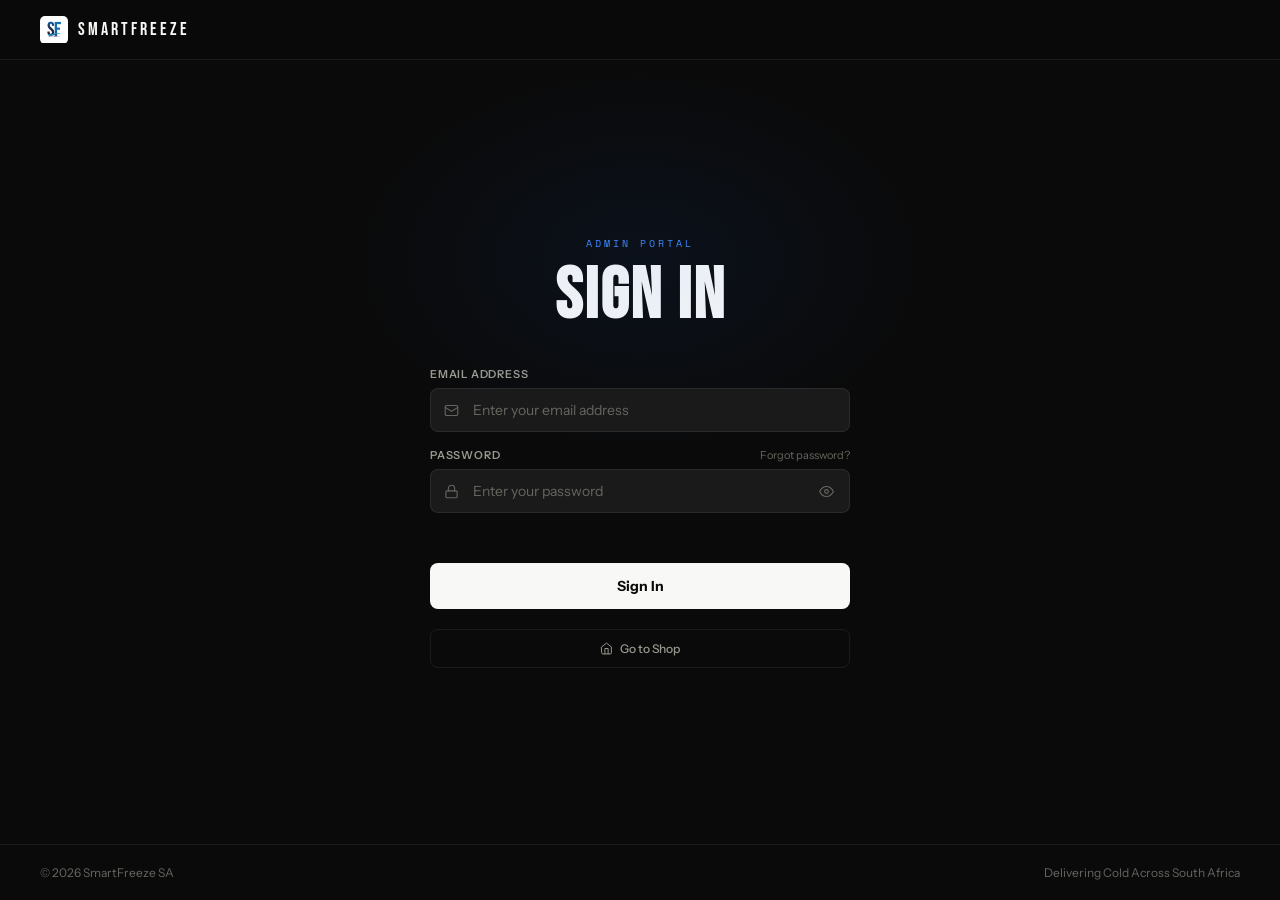
<file: frontend/CustDashBoard/login.html>
<!DOCTYPE html>
<html lang="en">
<head>
<meta charset="UTF-8">
<meta name="viewport" content="width=device-width, initial-scale=1.0">
<title>SmartFreeze — Admin Login</title>
<link href="https://fonts.googleapis.com/css2?family=Bebas+Neue&family=Instrument+Sans:wght@300;400;500;600;700&family=Space+Mono:wght@400;700&display=swap" rel="stylesheet">
<link rel="stylesheet" href="login.css">
</head>
<body>

  <div class="tst" id="tst"><div class="tdt"></div><span id="tmsg">Done</span></div>

  <nav class="login-nav">
  <div class="login-logo">
    <img src="images/logo.png" alt="SmartFreeze" class="login-logo-img">
    <span class="login-logo-tx">SmartFreeze</span>
  </div>
</nav>

  <section class="login-section">
    <div class="login-wrap">

      <div class="login-eyebrow">Admin Portal</div>
      <h1 class="login-title">SIGN IN</h1>

      <!-- SIGN IN FORM -->
      <div class="login-fields" id="loginForm">

        <div class="login-field">
          <label class="field-label">Email Address</label>
          <div class="field-wrap">
            <svg class="field-icon" viewBox="0 0 24 24" fill="none" stroke="currentColor" stroke-width="1.8" stroke-linecap="round" stroke-linejoin="round"><rect x="2" y="4" width="20" height="16" rx="2"/><path d="m22 7-8.97 5.7a1.94 1.94 0 0 1-2.06 0L2 7"/></svg>
            <input class="field-input" id="inputEmail" type="email" placeholder="Enter your email address" autocomplete="email">
          </div>
        </div>

        <div class="login-field">
          <div class="field-label-row">
            <label class="field-label">Password</label>
            <button class="forgot-link" onclick="showForgot()" type="button">Forgot password?</button>
          </div>
          <div class="field-wrap">
            <svg class="field-icon" viewBox="0 0 24 24" fill="none" stroke="currentColor" stroke-width="1.8" stroke-linecap="round" stroke-linejoin="round"><rect x="3" y="11" width="18" height="11" rx="2"/><path d="M7 11V7a5 5 0 0 1 10 0v4"/></svg>
            <input class="field-input" id="inputPassword" type="password" placeholder="Enter your password" autocomplete="current-password" onkeydown="if(event.key==='Enter')doLogin()">
            <button class="field-eye" onclick="togglePw()" type="button">
              <svg id="eyeOpen" viewBox="0 0 24 24" fill="none" stroke="currentColor" stroke-width="1.8" stroke-linecap="round" stroke-linejoin="round"><path d="M1 12s4-8 11-8 11 8 11 8-4 8-11 8-11-8-11-8z"/><circle cx="12" cy="12" r="3"/></svg>
              <svg id="eyeClosed" viewBox="0 0 24 24" fill="none" stroke="currentColor" stroke-width="1.8" stroke-linecap="round" stroke-linejoin="round" style="display:none"><path d="M17.94 17.94A10.07 10.07 0 0 1 12 20c-7 0-11-8-11-8a18.45 18.45 0 0 1 5.06-5.94"/><path d="M9.9 4.24A9.12 9.12 0 0 1 12 4c7 0 11 8 11 8a18.5 18.5 0 0 1-2.16 3.19"/><line x1="1" y1="1" x2="23" y2="23"/></svg>
            </button>
          </div>
        </div>

        <div class="login-error" id="loginError"></div>

        <button class="login-btn" id="loginBtn" onclick="doLogin()">
          <span id="loginBtnText">Sign In</span>
          <svg id="loginSpinner" viewBox="0 0 24 24" fill="none" stroke="currentColor" stroke-width="2" stroke-linecap="round" style="display:none;animation:spin .8s linear infinite" width="15" height="15"><path d="M12 2v4M12 18v4M4.93 4.93l2.83 2.83M16.24 16.24l2.83 2.83M2 12h4M18 12h4M4.93 19.07l2.83-2.83M16.24 7.76l2.83-2.83"/></svg>
        </button>

        <a href="index.html" class="login-shop-link">
          <svg viewBox="0 0 24 24" fill="none" stroke="currentColor" stroke-width="1.8" stroke-linecap="round" stroke-linejoin="round" width="13" height="13"><path d="M3 9l9-7 9 7v11a2 2 0 0 1-2 2H5a2 2 0 0 1-2-2z"/><polyline points="9 22 9 12 15 12 15 22"/></svg>
          Go to Shop
        </a>

      </div>

      <!-- FORGOT PASSWORD PANEL -->
      <div class="login-fields" id="forgotForm" style="display:none">

        <div class="forgot-back">
          <button onclick="showLogin()" type="button">
            <svg viewBox="0 0 24 24" fill="none" stroke="currentColor" stroke-width="2" stroke-linecap="round" width="13" height="13"><path d="M19 12H5M12 5l-7 7 7 7"/></svg>
            Back to Sign In
          </button>
        </div>

        <div class="forgot-msg">
          Enter your email and we'll send a password reset link to your inbox.
        </div>

        <div class="login-field">
          <label class="field-label">Email Address</label>
          <div class="field-wrap">
            <svg class="field-icon" viewBox="0 0 24 24" fill="none" stroke="currentColor" stroke-width="1.8" stroke-linecap="round" stroke-linejoin="round"><rect x="2" y="4" width="20" height="16" rx="2"/><path d="m22 7-8.97 5.7a1.94 1.94 0 0 1-2.06 0L2 7"/></svg>
            <input class="field-input" id="forgotEmail" type="email" placeholder="Smartfreezesa@gmail.com" onkeydown="if(event.key==='Enter')sendReset()">
          </div>
        </div>

        <div class="login-error" id="forgotError"></div>

        <button class="login-btn" onclick="sendReset()">Send Reset Link</button>

      </div>

    </div>
  </section>

  <footer class="page-footer">
    <div>© 2026 SmartFreeze SA</div>
    <div>Delivering Cold Across South Africa</div>
  </footer>
  
<script src="config.js"></script>
<script src="login.js"></script>

</body>
</html>
</file>
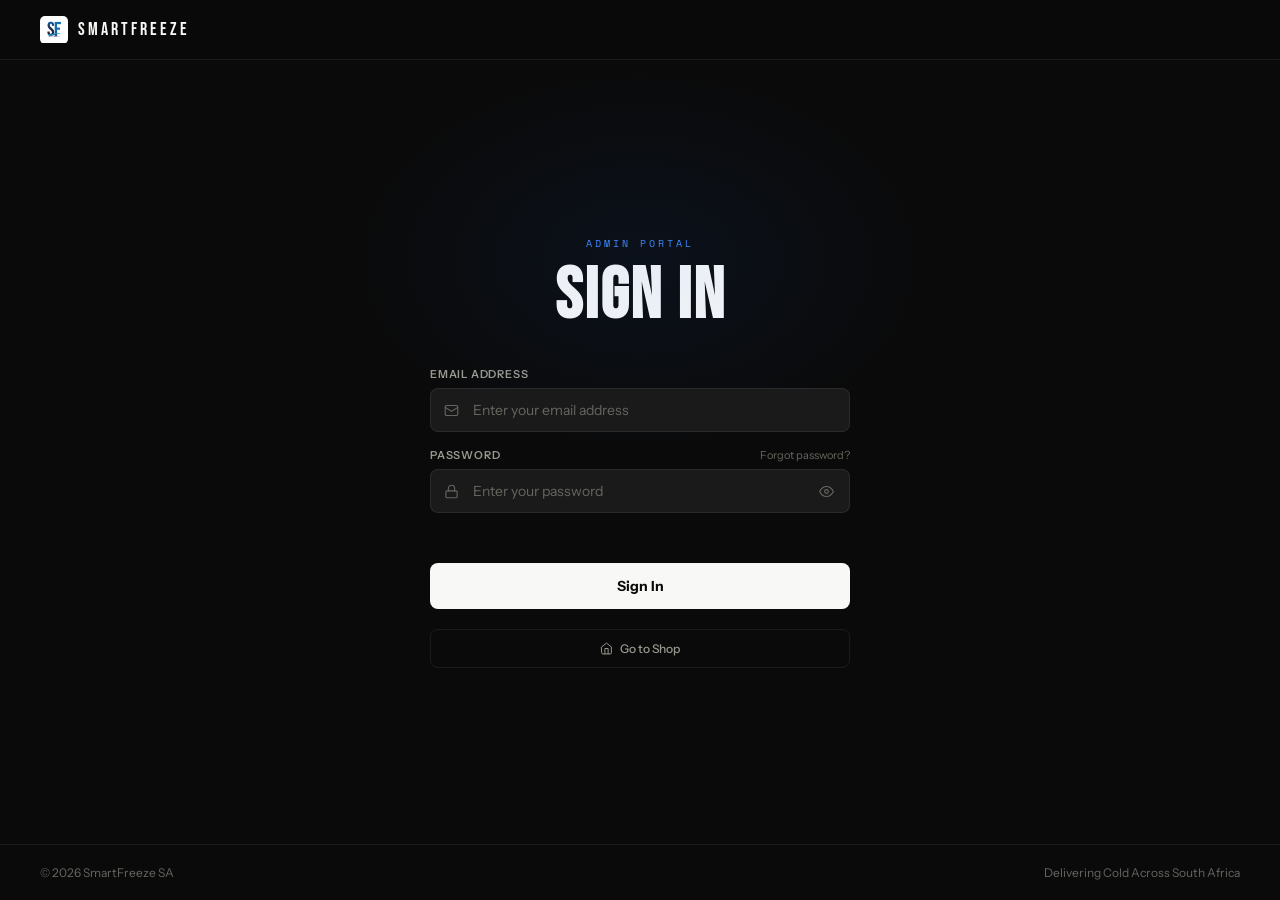
<file: frontend/CustDashBoard/marketing.html>
<!DOCTYPE html>
<html lang="en">
<head>
<meta charset="UTF-8">
<meta name="viewport" content="width=device-width, initial-scale=1.0">
<title>SmartFreeze SA — Marketing</title>
<link href="https://fonts.googleapis.com/css2?family=Bebas+Neue&family=Instrument+Sans:wght@300;400;500;600;700&family=Space+Mono:wght@400;700&display=swap" rel="stylesheet">
<link rel="stylesheet" href="marketing.css">
</head>
<body>

<!-- TOAST -->
<div class="tst" id="tst"><div class="tdt"></div><span id="tmsg">Done</span></div>

<!-- DELETE MODAL -->
<div class="del-modal-ov" id="delOv">
  <div class="del-modal">
    <div class="del-icon">
      <svg viewBox="0 0 24 24" fill="none" stroke="currentColor" stroke-width="2" stroke-linecap="round" stroke-linejoin="round"><polyline points="3 6 5 6 21 6"/><path d="M19 6l-1 14a2 2 0 0 1-2 2H8a2 2 0 0 1-2-2L5 6"/><path d="M10 11v6M14 11v6"/><path d="M9 6V4h6v2"/></svg>
    </div>
    <div class="del-title">Remove Slide?</div>
    <div class="del-sub" id="delSub">This slide will be removed from the carousel after publishing.</div>
    <div class="del-actions">
      <button class="btn-ghost" onclick="closeDelModal()">Cancel</button>
      <button class="btn-danger" onclick="confirmRemove()">Remove</button>
    </div>
  </div>
</div>

<!-- SIDEBAR -->
<aside class="sidebar">
  <div class="sb-logo">
  <img src="images/logo.png" alt="SmartFreeze" class="sb-logo-img">
  <div>
    <span class="sb-logo-tx">SmartFreeze</span>
    <span class="sb-logo-sub">Admin Panel</span>
  </div>
</div>
  <div class="sb-section">Main</div>
  <ul class="sb-nav">
    <li><a href="admin.html">
      <svg viewBox="0 0 24 24" fill="none" stroke="currentColor" stroke-width="1.8" stroke-linecap="round" stroke-linejoin="round"><rect x="3" y="3" width="7" height="7"/><rect x="14" y="3" width="7" height="7"/><rect x="3" y="14" width="7" height="7"/><rect x="14" y="14" width="7" height="7"/></svg>
      Orders
    </a></li>
    <li><a href="inventory.html">
      <svg viewBox="0 0 24 24" fill="none" stroke="currentColor" stroke-width="1.8" stroke-linecap="round" stroke-linejoin="round"><rect x="2" y="7" width="20" height="14" rx="2"/><path d="M16 7V5a2 2 0 0 0-2-2h-4a2 2 0 0 0-2 2v2"/></svg>
      Inventory
    </a></li>
    <li><a href="marketing.html" class="on">
      <svg viewBox="0 0 24 24" fill="none" stroke="currentColor" stroke-width="1.8" stroke-linecap="round" stroke-linejoin="round"><path d="M22 12h-4l-3 9L9 3l-3 9H2"/></svg>
      Marketing
    </a></li>
  </ul>
  <div class="sb-bottom">
  <div class="sb-user">
    <div>
      <div class="sb-uname" id="sbAdminName">SmartFreeze SA</div>
      <div class="sb-urole">Administrator</div>
    </div>
  </div>
  <button onclick="logout()" style="
    width:100%; margin-top:12px;
    background:none; border:1px solid var(--border);
    color:var(--muted); border-radius:6px;
    padding:9px; font-size:12px; font-weight:500;
    cursor:pointer; font-family:'Instrument Sans',sans-serif;
    transition:all .2s;
  " onmouseover="this.style.color='var(--red)';this.style.borderColor='rgba(232,68,90,.3)'"
     onmouseout="this.style.color='var(--muted)';this.style.borderColor='var(--border)'">
    Log Out
  </button>
</div>
</aside>

<!-- MAIN -->
<main class="main">
  <div class="topbar">
    <div>
      <div class="topbar-title">Marketing</div>
      <div class="topbar-sub">Manage carousel slides shown on the shop page</div>
    </div>
    <div class="topbar-right">
      <div id="publishStatus" class="published-badge">
        <span style="width:6px;height:6px;border-radius:50%;background:var(--green2);display:inline-block"></span>
        Published
      </div>
      <button class="btn-add" onclick="addSlide()">
        <svg viewBox="0 0 24 24" fill="none" stroke="currentColor" stroke-width="2.5" stroke-linecap="round"><line x1="12" y1="5" x2="12" y2="19"/><line x1="5" y1="12" x2="19" y2="12"/></svg>
        Add Slide
      </button>
      <button class="btn-publish" onclick="publishAll()">
        <svg viewBox="0 0 24 24" fill="none" stroke="currentColor" stroke-width="2" stroke-linecap="round" stroke-linejoin="round"><path d="M21 15v4a2 2 0 0 1-2 2H5a2 2 0 0 1-2-2v-4"/><polyline points="17 8 12 3 7 8"/><line x1="12" y1="3" x2="12" y2="15"/></svg>
        Publish to Shop
      </button>
    </div>
  </div>

  <div class="slides-grid" id="slidesGrid"></div>
</main>

<script src="config.js"></script>
<script src="auth-guard.js"></script>
<script src="cropper.js"></script>
<script src="marketing.js"></script>

</body>
</html>
</file>
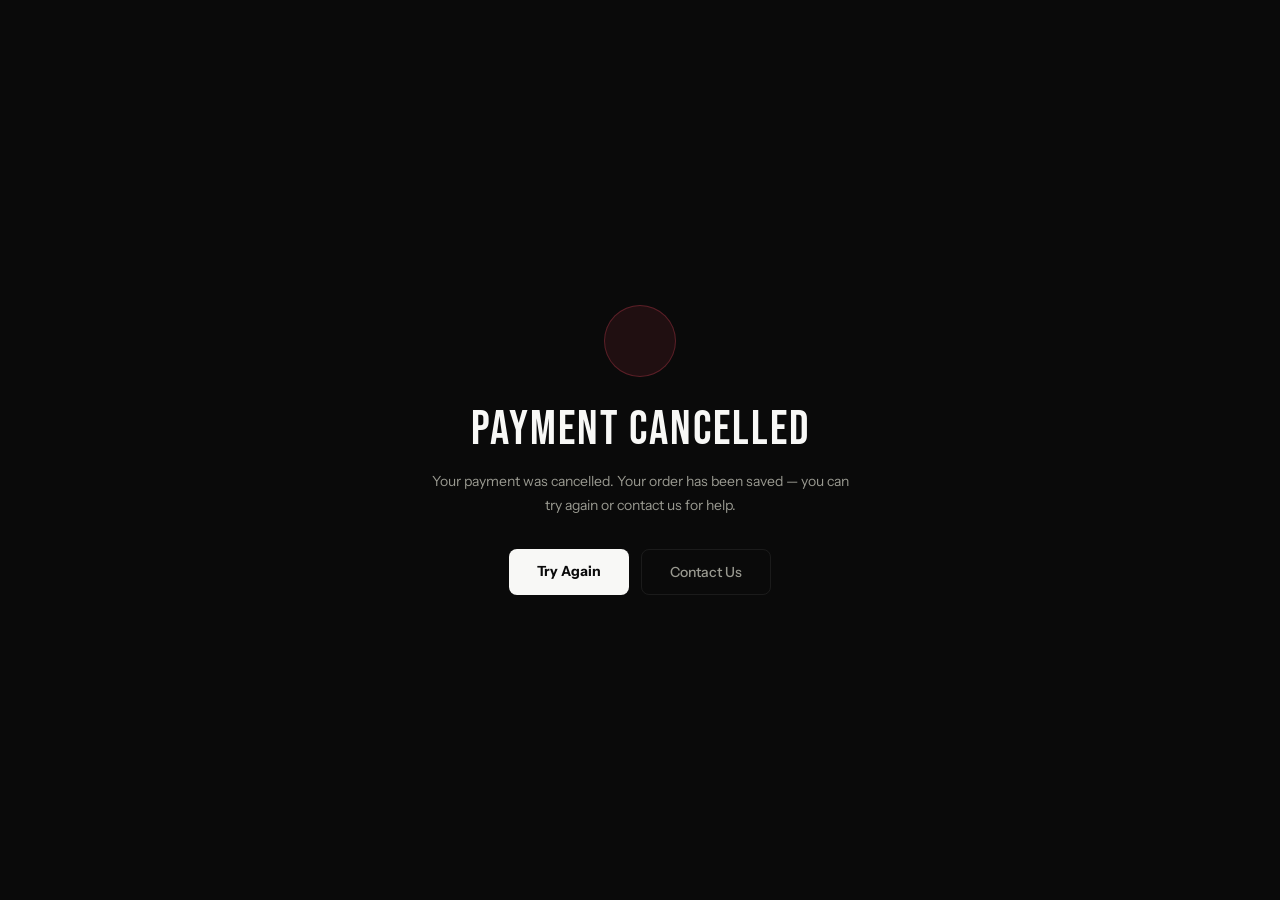
<file: frontend/EndUser/payment-cancel.html>
<!DOCTYPE html>
<html lang="en">
<head>
<meta charset="UTF-8">
<meta name="viewport" content="width=device-width, initial-scale=1.0">
<title>SmartFreeze — Payment Cancelled</title>
<link href="https://fonts.googleapis.com/css2?family=Bebas+Neue&family=Instrument+Sans:wght@300;400;500;600;700&family=Space+Mono:wght@400;700&display=swap" rel="stylesheet">
<link rel="stylesheet" href="smartfreeze.css">
<style>
.pay-result-page { min-height:100vh; display:flex; flex-direction:column; align-items:center; justify-content:center; padding:40px 24px; text-align:center; }
.pay-result-icon { width:72px; height:72px; border-radius:50%; background:rgba(232,68,90,.1); border:1px solid rgba(232,68,90,.3); display:flex; align-items:center; justify-content:center; margin:0 auto 24px; }
.pay-result-icon svg { width:32px; height:32px; stroke:var(--red); }
.pay-result-title { font-family:'Bebas Neue',sans-serif; font-size:48px; letter-spacing:2px; margin-bottom:12px; }
.pay-result-sub { font-size:14px; color:var(--muted2); line-height:1.7; max-width:420px; margin:0 auto 32px; }
.pay-result-btns { display:flex; gap:12px; justify-content:center; flex-wrap:wrap; }
.btn-retry { background:var(--white); color:var(--black); border:none; border-radius:8px; padding:13px 28px; font-size:14px; font-weight:700; cursor:pointer; font-family:'Instrument Sans',sans-serif; text-decoration:none; }
.btn-shop  { background:none; color:var(--muted2); border:1px solid var(--border); border-radius:8px; padding:13px 28px; font-size:14px; font-weight:500; cursor:pointer; font-family:'Instrument Sans',sans-serif; text-decoration:none; transition:all .2s; }
.btn-shop:hover { color:var(--white); border-color:var(--border2); }
</style>
</head>
<body>
<div class="pay-result-page">
  <div class="pay-result-icon">
    <svg viewBox="0 0 24 24" fill="none" stroke="currentColor" stroke-width="2.5" stroke-linecap="round"><line x1="18" y1="6" x2="6" y2="18"/><line x1="6" y1="6" x2="18" y2="18"/></svg>
  </div>
  <div class="pay-result-title">Payment Cancelled</div>
  <div class="pay-result-sub">Your payment was cancelled. Your order has been saved — you can try again or contact us for help.</div>
  <div class="pay-result-btns">
    <a class="btn-retry" href="index.html">Try Again</a>
    <a class="btn-shop" href="https://wa.me/27753593473" target="_blank">Contact Us</a>
  </div>
</div>
</body>
</html>
</file>
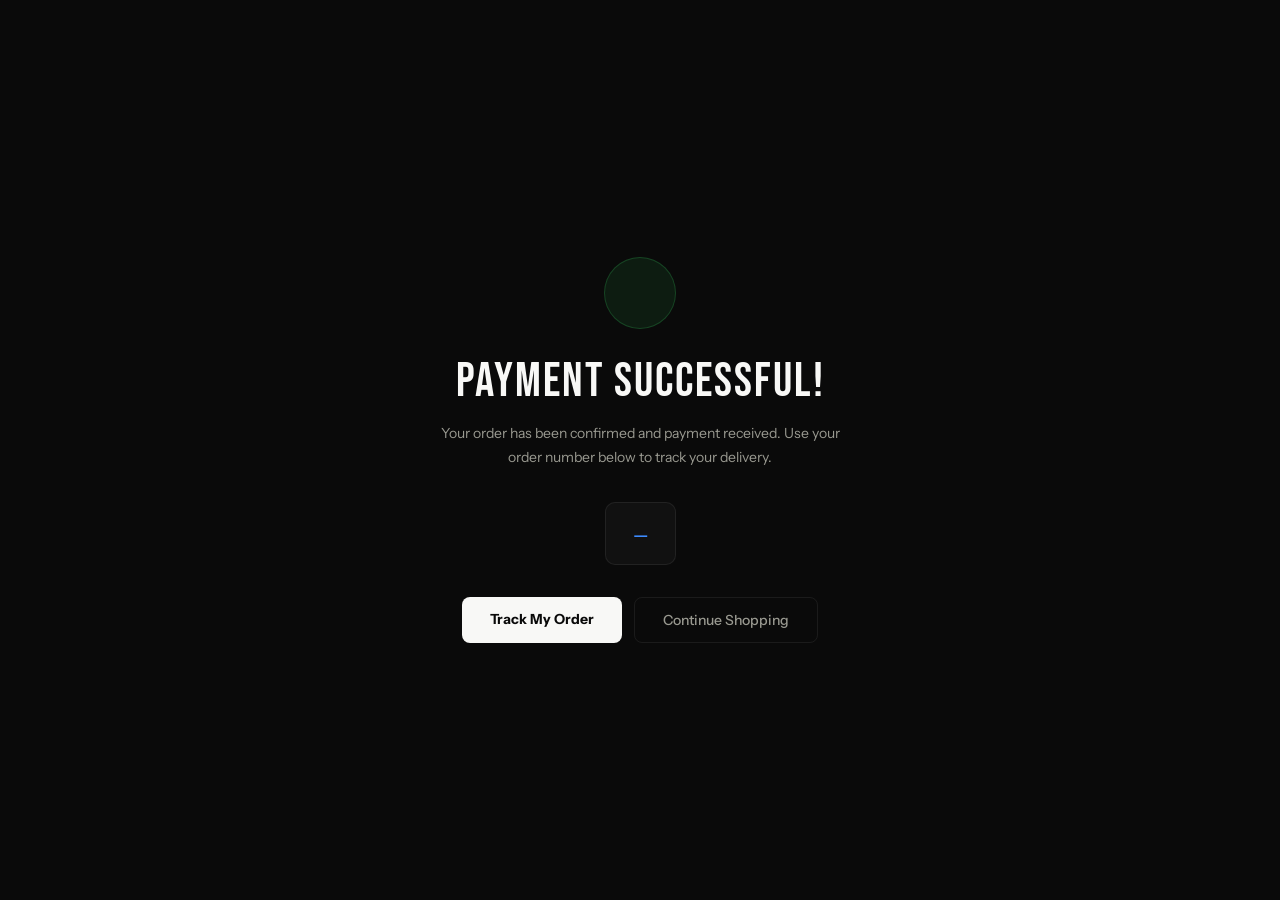
<file: frontend/EndUser/payment-success.html>
<!DOCTYPE html>
<html lang="en">
<head>
<meta charset="UTF-8">
<meta name="viewport" content="width=device-width, initial-scale=1.0">
<title>SmartFreeze — Payment Successful</title>
<link href="https://fonts.googleapis.com/css2?family=Bebas+Neue&family=Instrument+Sans:wght@300;400;500;600;700&family=Space+Mono:wght@400;700&display=swap" rel="stylesheet">
<link rel="stylesheet" href="smartfreeze.css">
<style>
.pay-result-page { min-height:100vh; display:flex; flex-direction:column; align-items:center; justify-content:center; padding:40px 24px; text-align:center; }
.pay-result-icon { width:72px; height:72px; border-radius:50%; background:rgba(45,164,78,.12); border:1px solid rgba(45,164,78,.3); display:flex; align-items:center; justify-content:center; margin:0 auto 24px; }
.pay-result-icon svg { width:32px; height:32px; stroke:var(--green2); }
.pay-result-title { font-family:'Bebas Neue',sans-serif; font-size:48px; letter-spacing:2px; margin-bottom:12px; }
.pay-result-sub { font-size:14px; color:var(--muted2); line-height:1.7; max-width:420px; margin:0 auto 32px; }
.pay-result-num { font-family:'Space Mono',monospace; font-size:22px; color:var(--blue2); margin-bottom:32px; padding:14px 28px; background:var(--black2); border:1px solid var(--border); border-radius:10px; display:inline-block; }
.pay-result-btns { display:flex; gap:12px; justify-content:center; flex-wrap:wrap; }
.btn-track { background:var(--white); color:var(--black); border:none; border-radius:8px; padding:13px 28px; font-size:14px; font-weight:700; cursor:pointer; font-family:'Instrument Sans',sans-serif; text-decoration:none; }
.btn-shop  { background:none; color:var(--muted2); border:1px solid var(--border); border-radius:8px; padding:13px 28px; font-size:14px; font-weight:500; cursor:pointer; font-family:'Instrument Sans',sans-serif; text-decoration:none; transition:all .2s; }
.btn-shop:hover { color:var(--white); border-color:var(--border2); }
</style>
</head>
<body>
<div class="pay-result-page">
  <div class="pay-result-icon">
    <svg viewBox="0 0 24 24" fill="none" stroke="currentColor" stroke-width="2.5" stroke-linecap="round" stroke-linejoin="round"><polyline points="20 6 9 17 4 12"/></svg>
  </div>
  <div class="pay-result-title">Payment Successful!</div>
  <div class="pay-result-sub">Your order has been confirmed and payment received. Use your order number below to track your delivery.</div>
  <div class="pay-result-num" id="successOrderNum">—</div>
  <div class="pay-result-btns">
    <a class="btn-track" id="trackBtn" href="../EndUserDashboard/track.html">Track My Order</a>
    <a class="btn-shop" href="index.html">Continue Shopping</a>
  </div>
</div>
<script>
  const params = new URLSearchParams(window.location.search);
  const order  = params.get('order');
  if (order) {
    document.getElementById('successOrderNum').textContent = order;
    document.getElementById('trackBtn').href = `../EndUserDashboard/track.html?order=${order}`;
  }
</script>
</body>
</html>
</file>
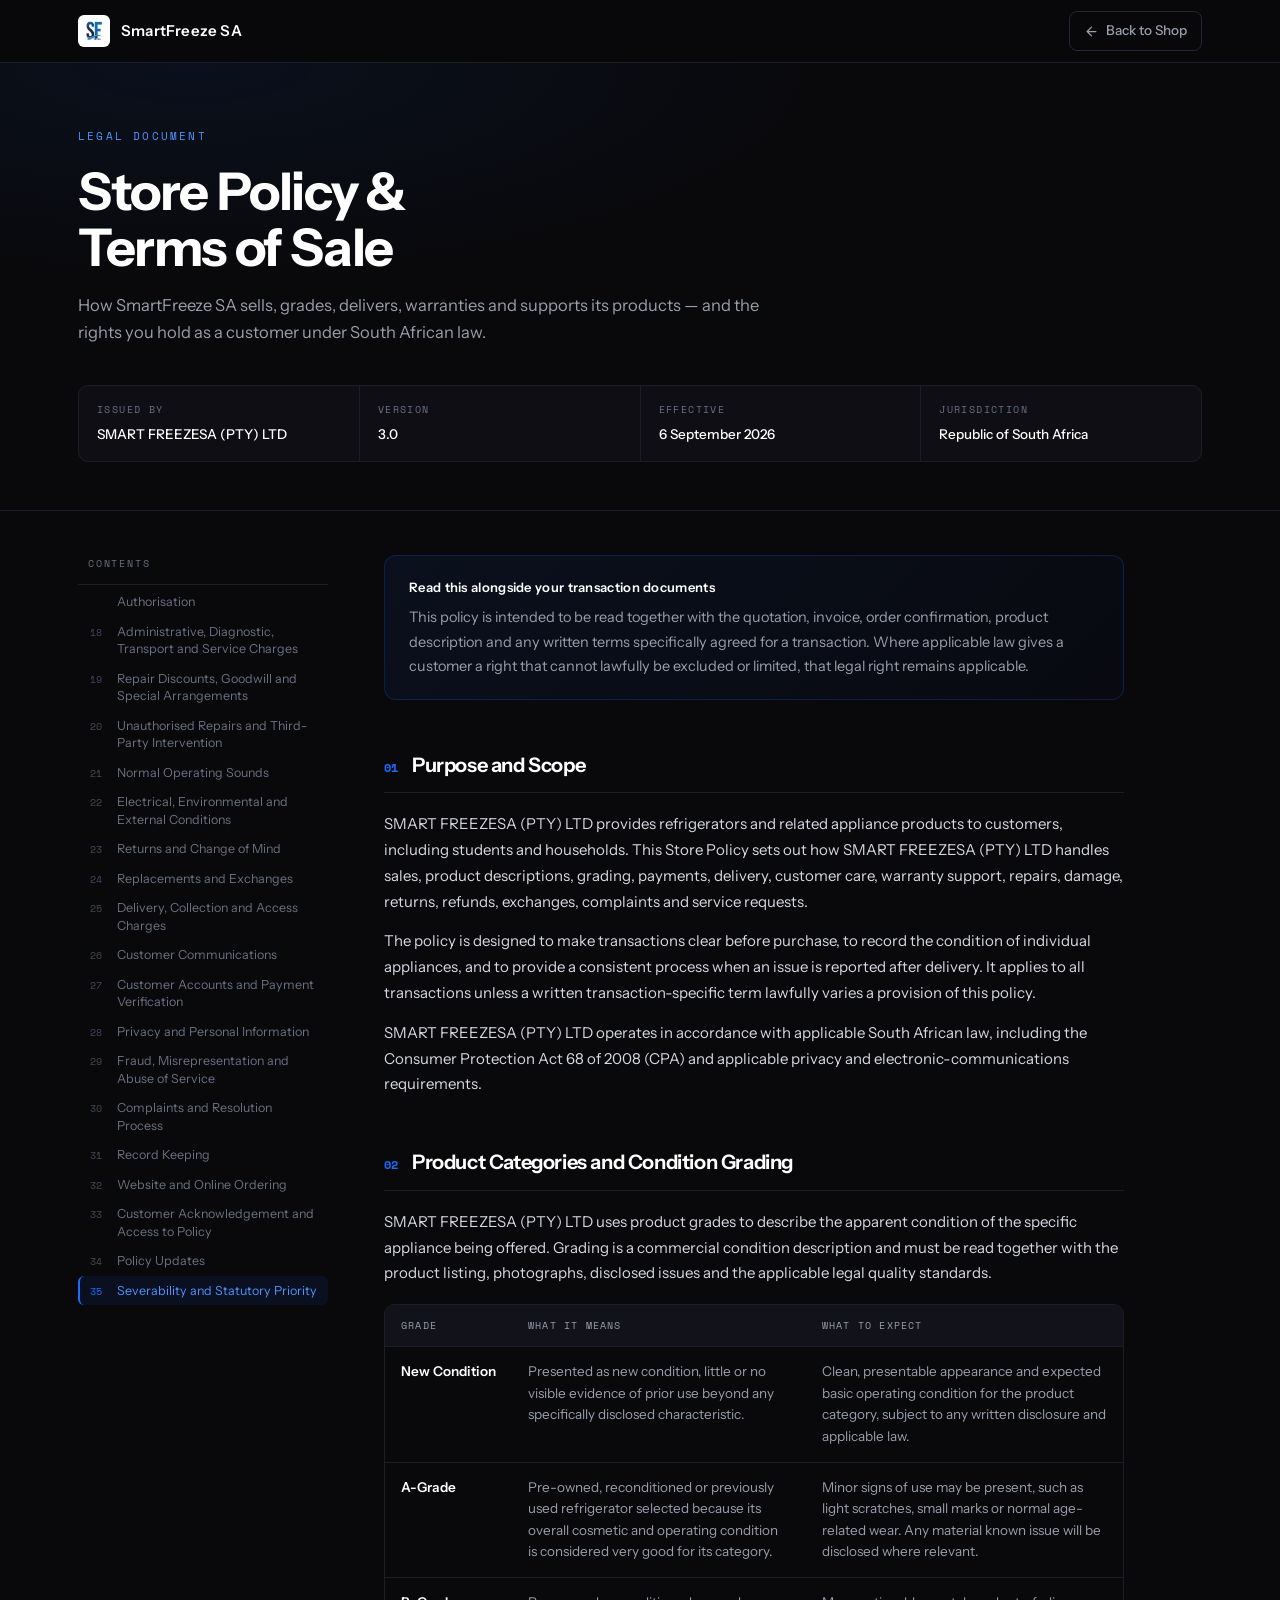
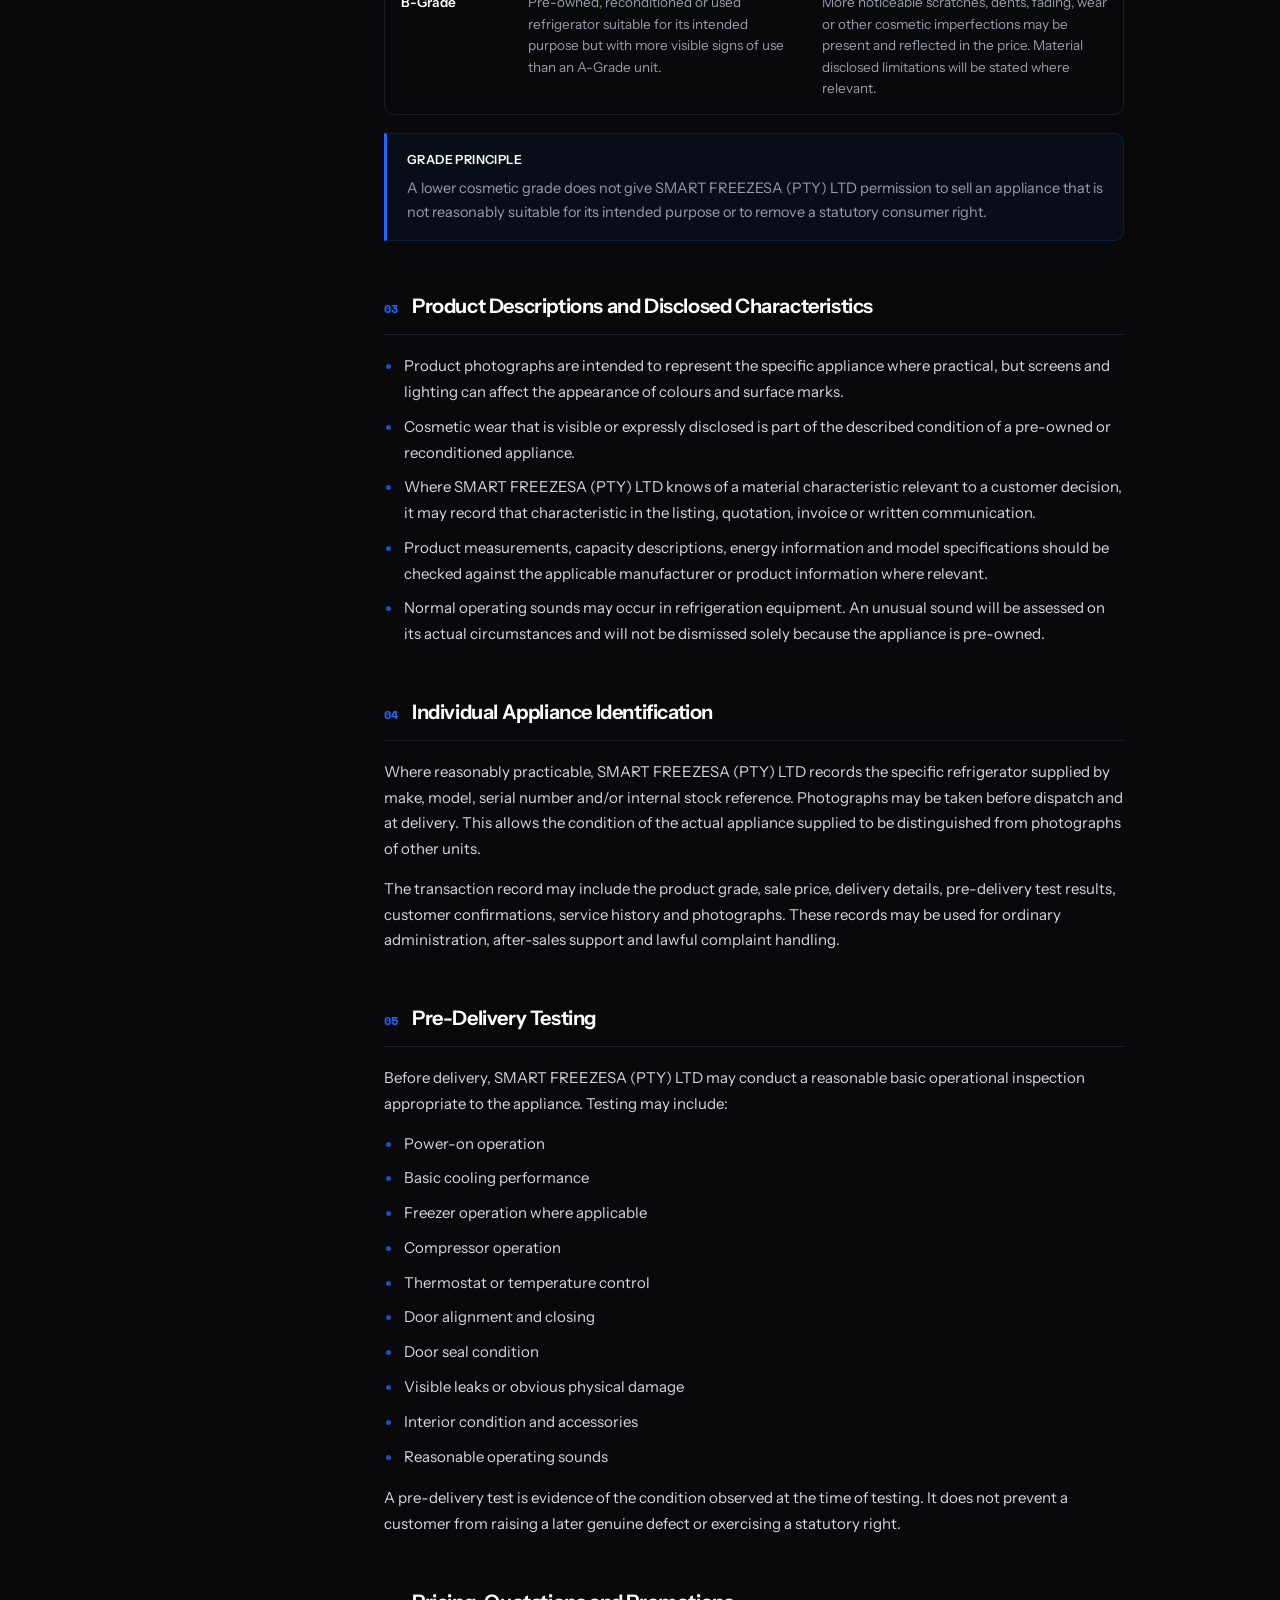
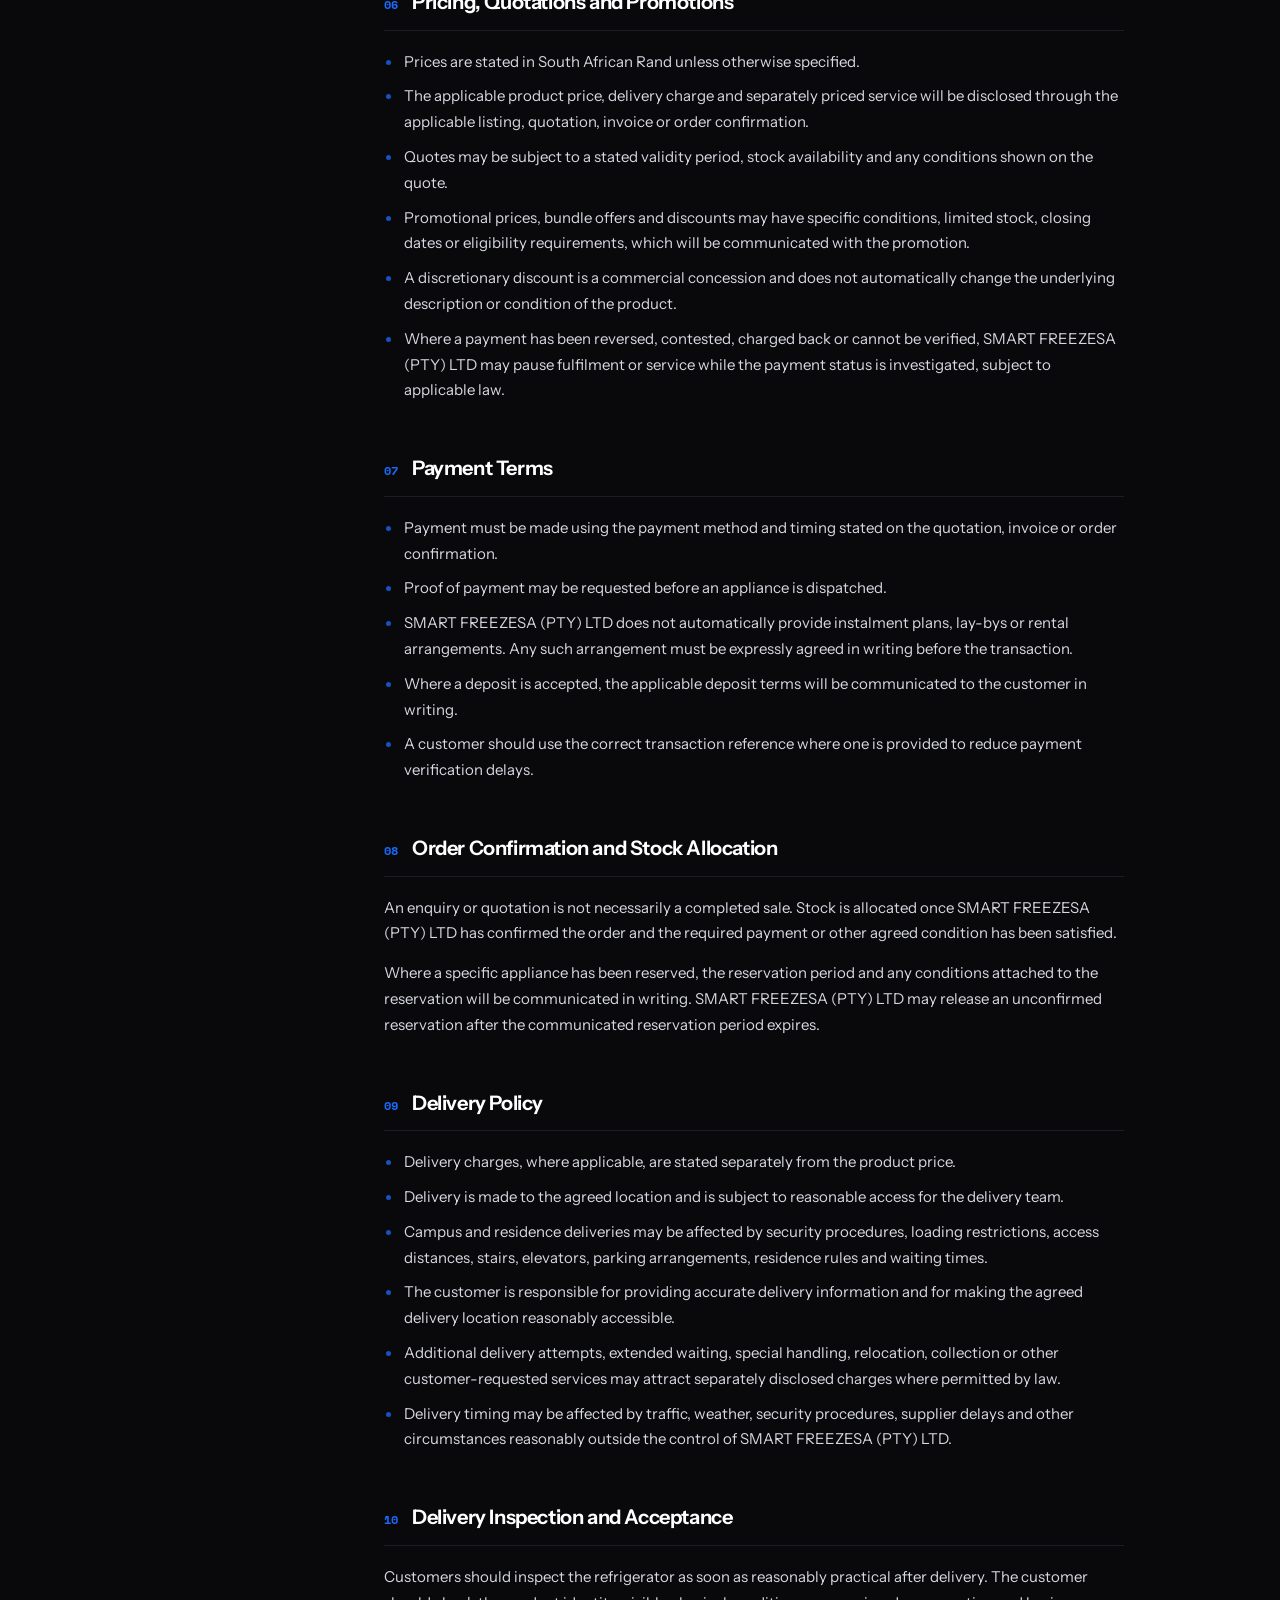
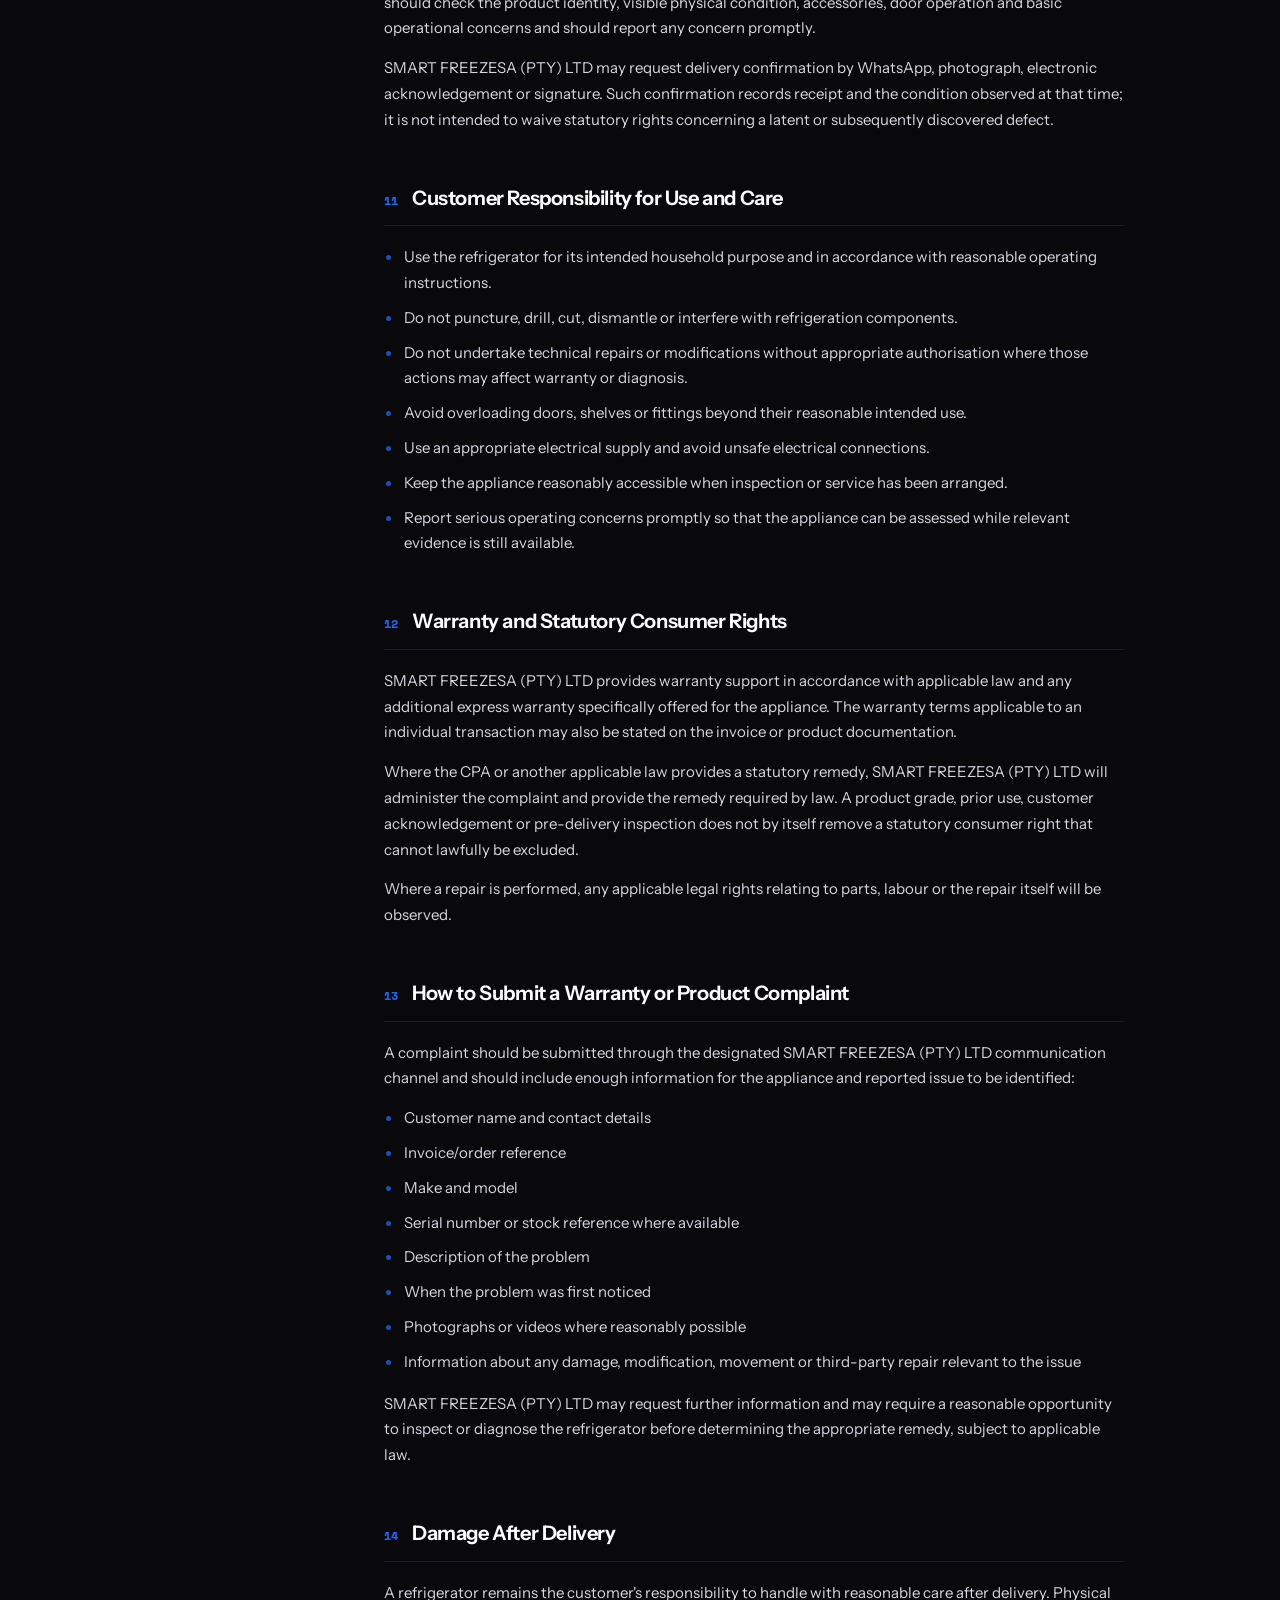
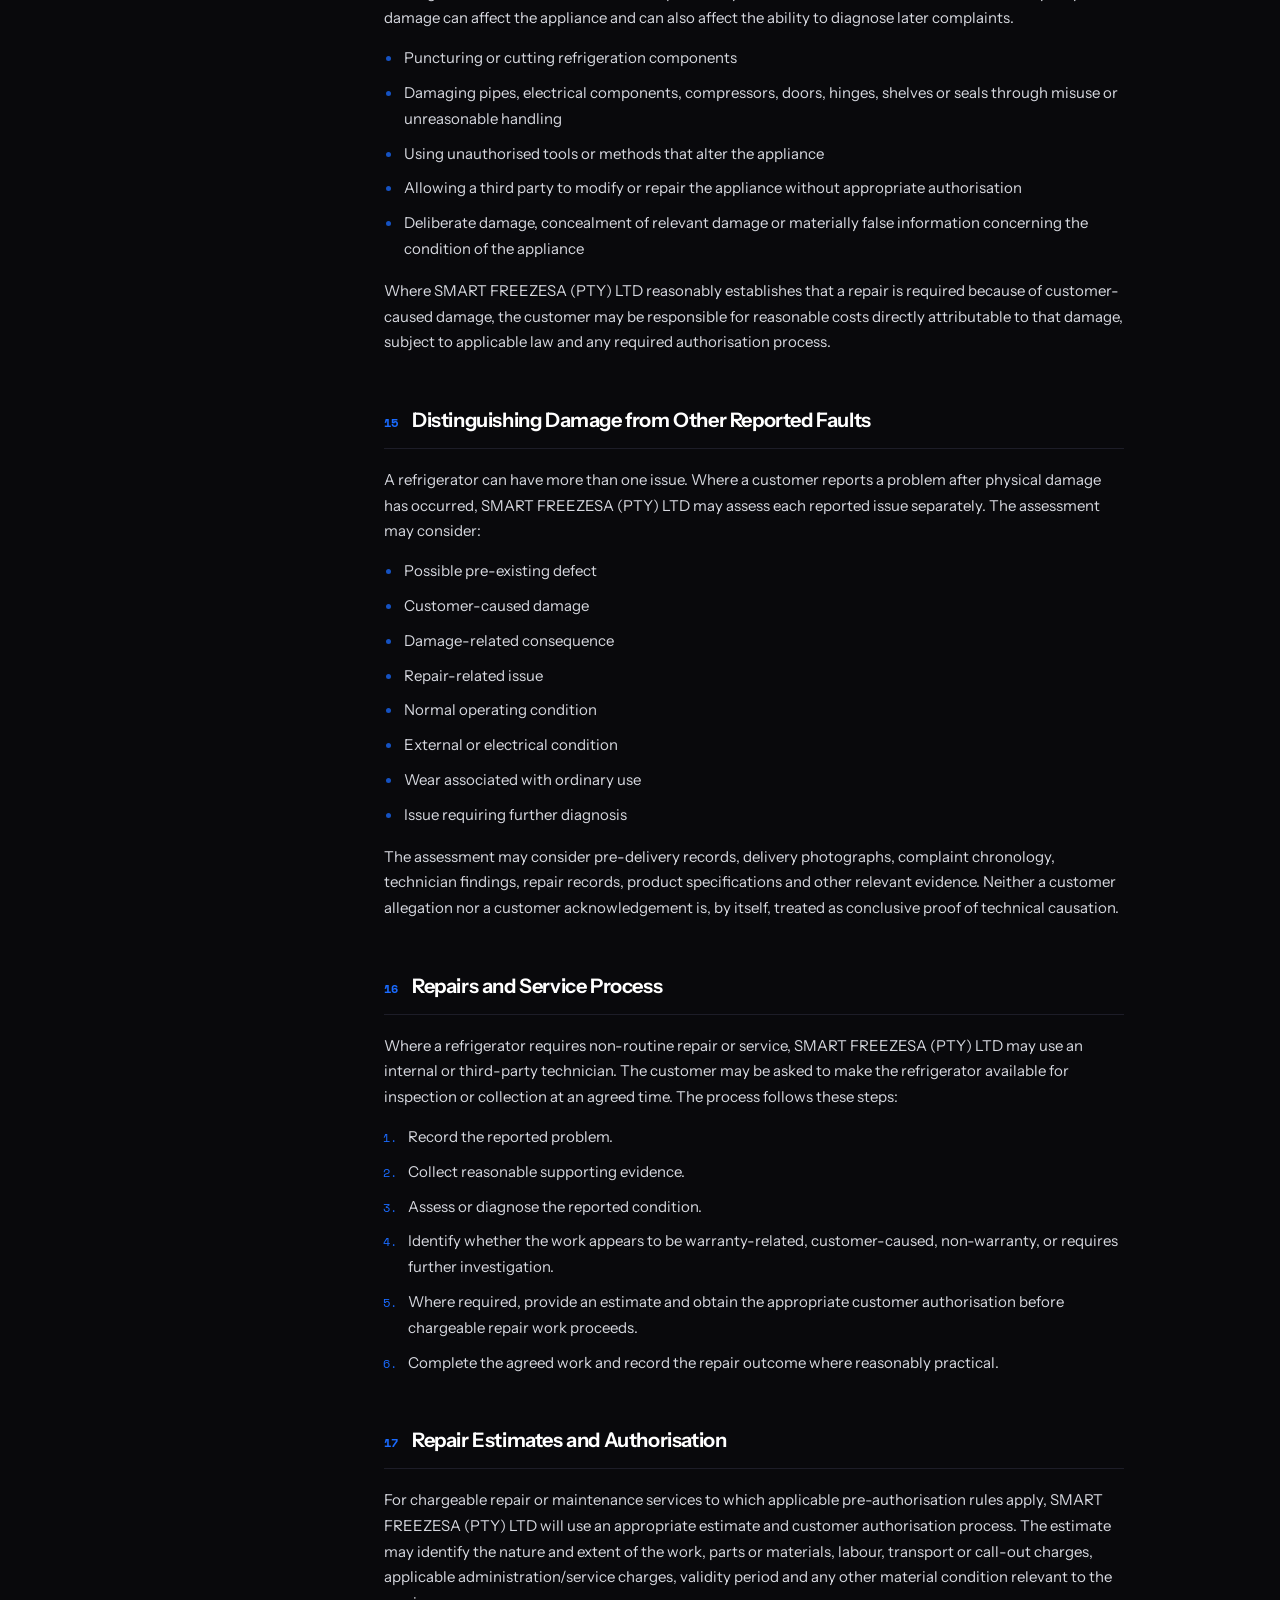
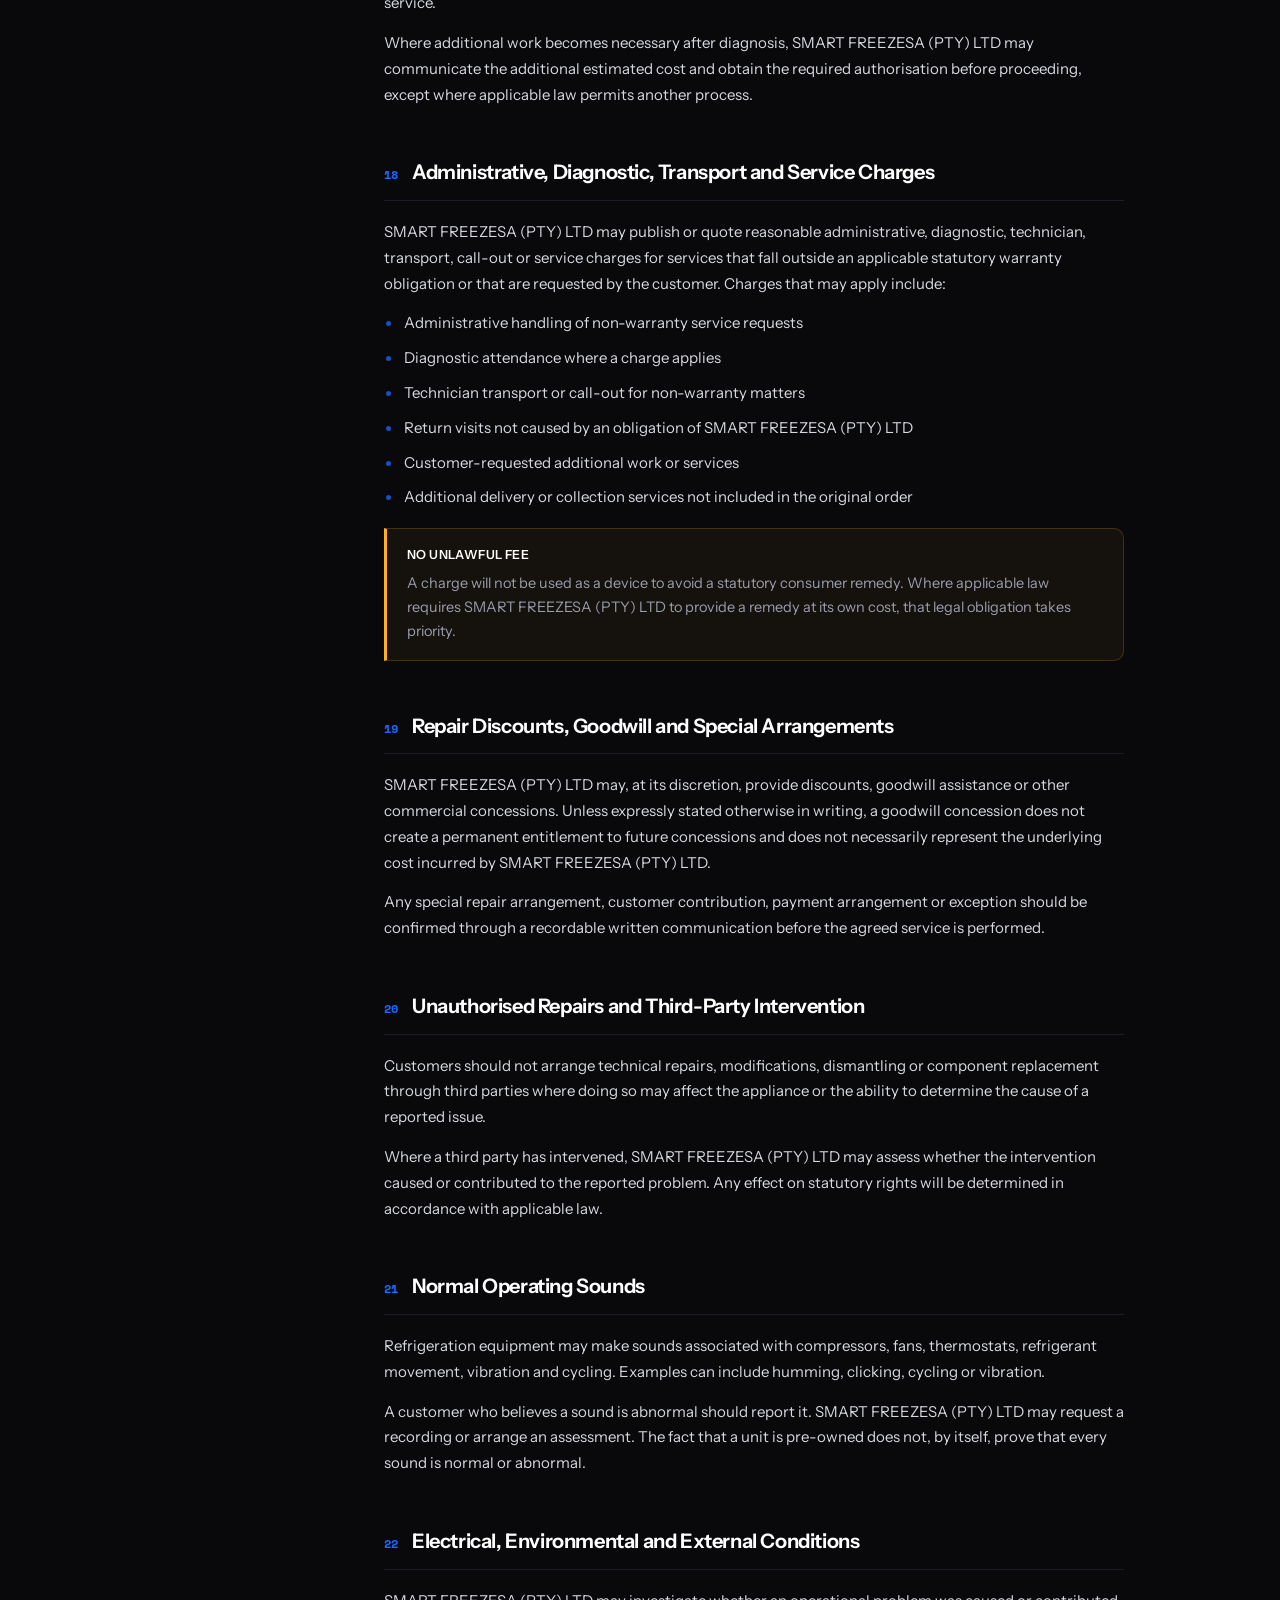
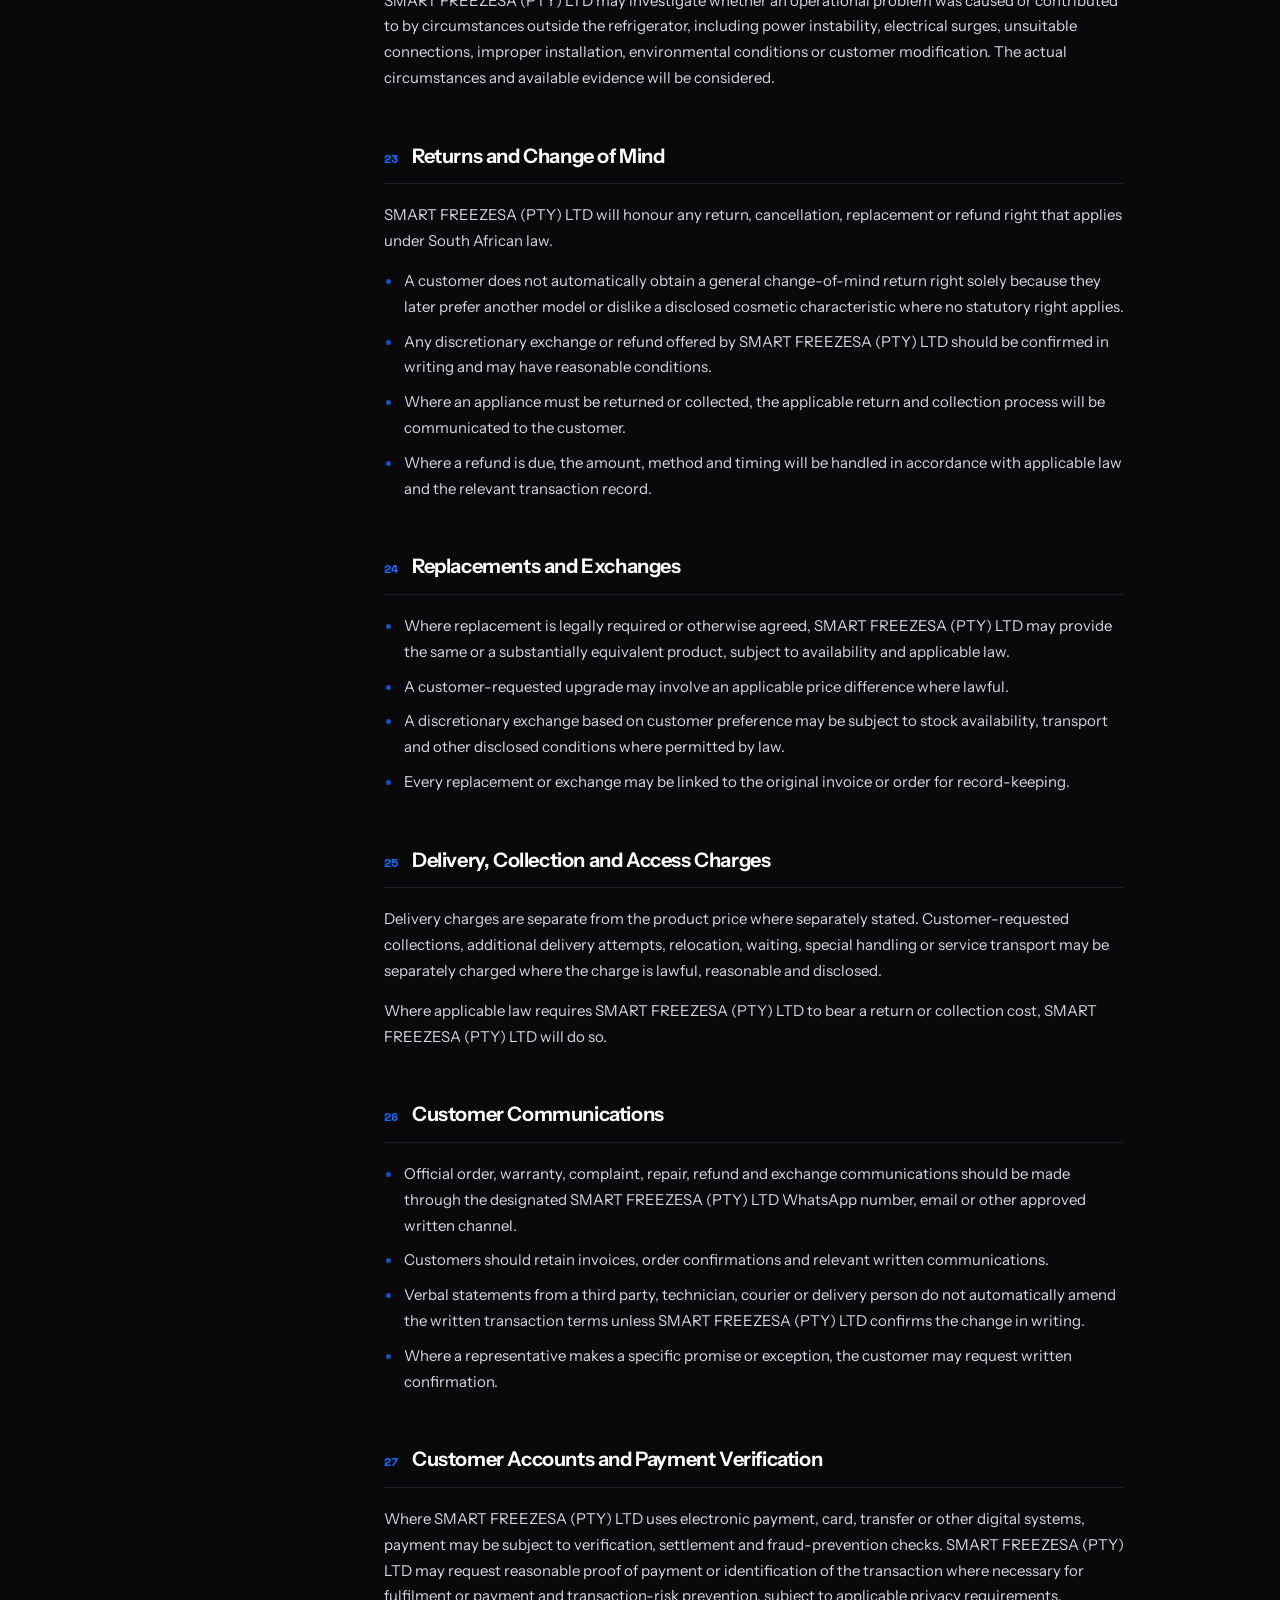
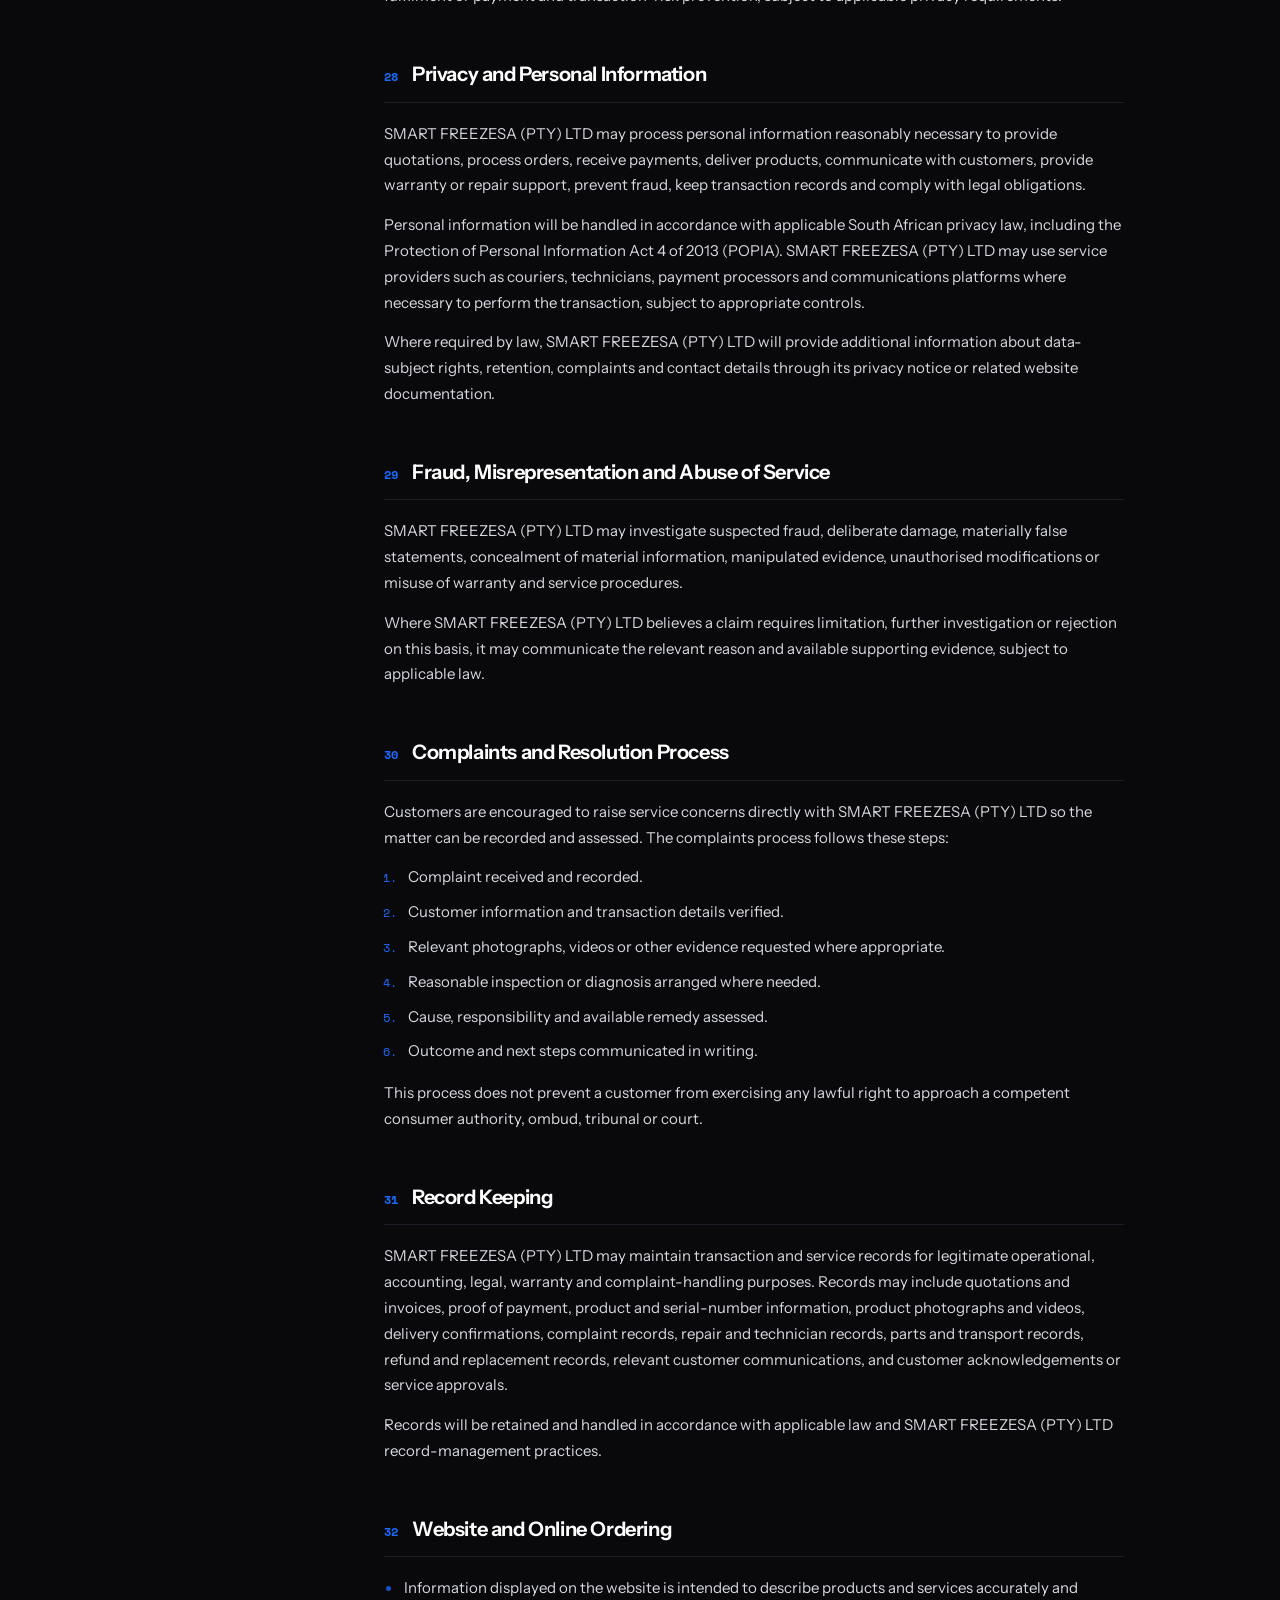
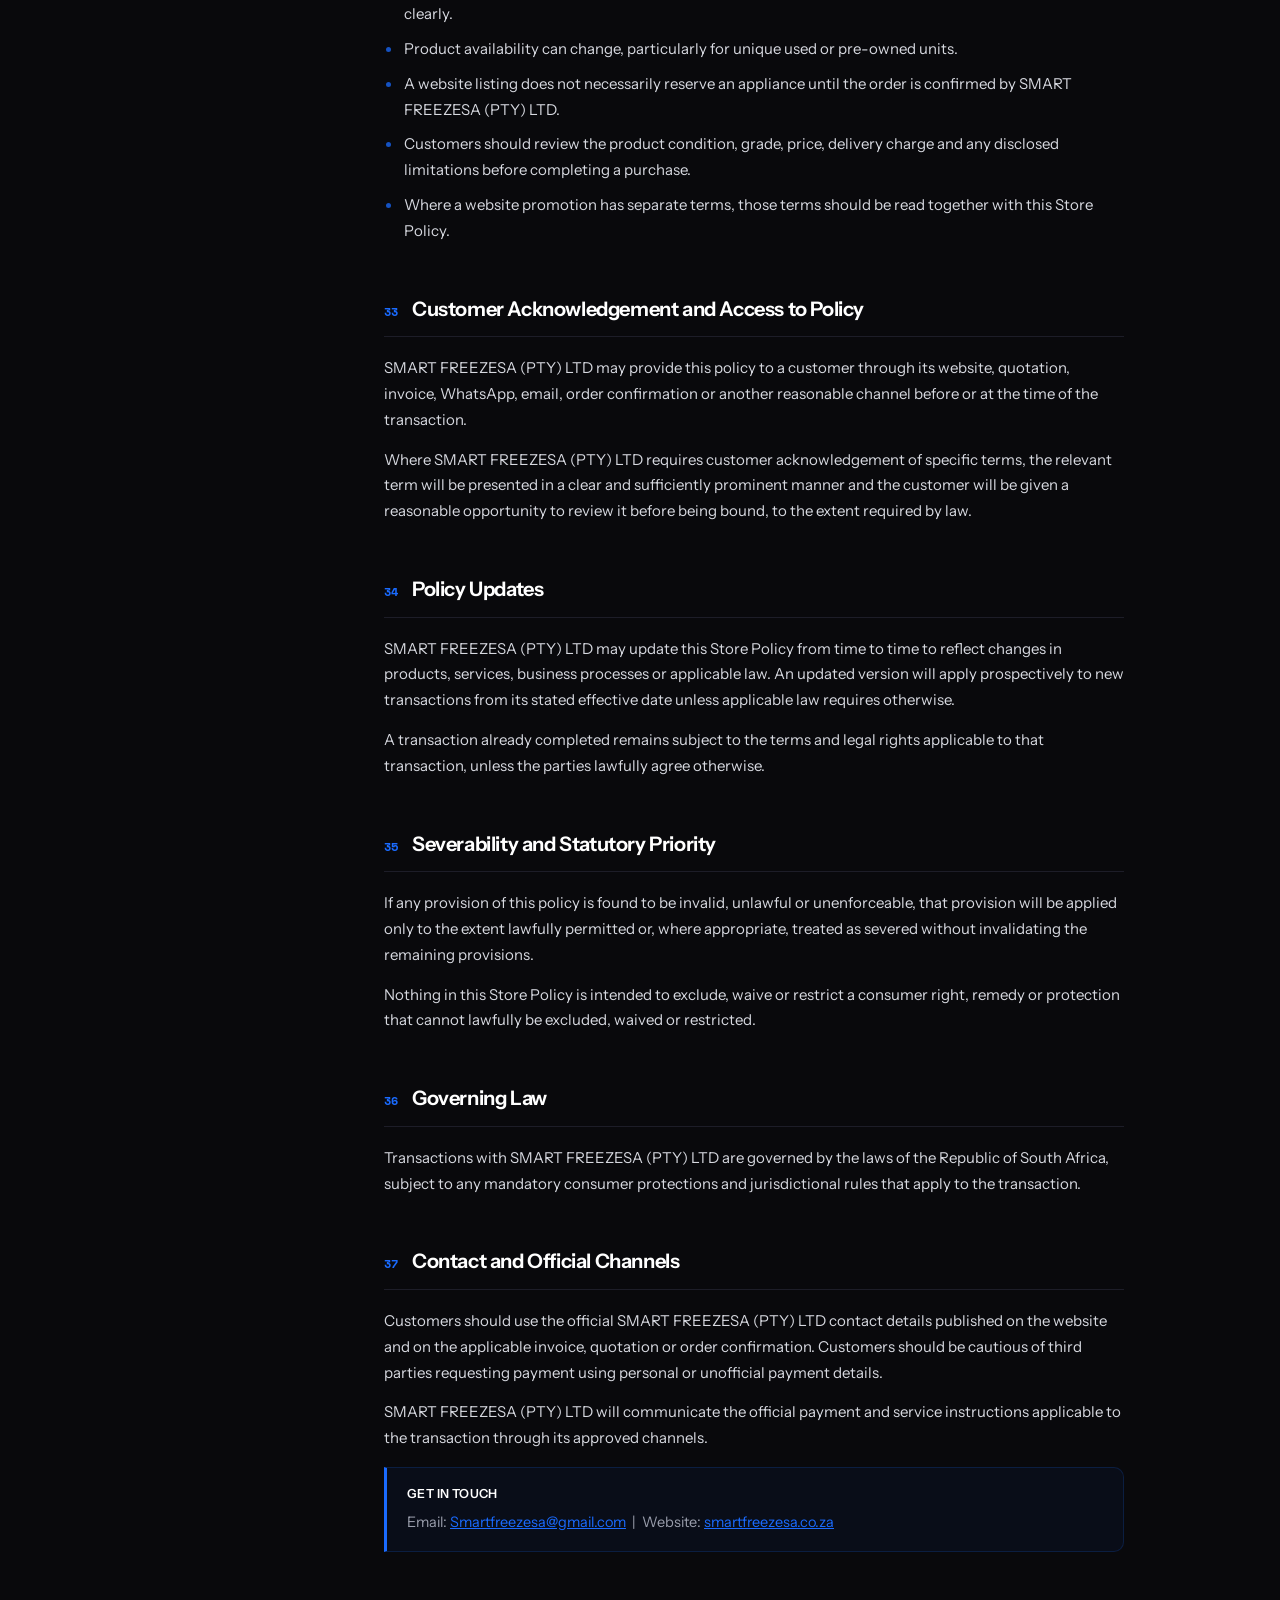
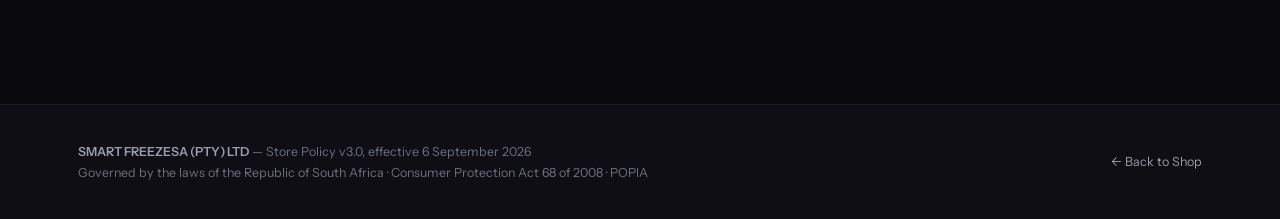
<file: frontend/EndUser/terms.html>
<!DOCTYPE html>
<html lang="en">
<head>
<meta charset="UTF-8" />
<meta name="viewport" content="width=device-width, initial-scale=1.0" />
<meta name="description" content="Store Policy and Terms &amp; Conditions for SMART FREEZESA (PTY) LTD — sales, delivery, warranty, repairs, returns and consumer rights under South African law." />
<title>Terms &amp; Conditions — SmartFreeze SA</title>
<link rel="preconnect" href="https://fonts.googleapis.com">
<link rel="preconnect" href="https://fonts.gstatic.com" crossorigin>
<link href="https://fonts.googleapis.com/css2?family=Instrument+Sans:wght@400;500;600;700&family=Space+Mono:wght@400;700&display=swap" rel="stylesheet">
<style>
  :root {
    --bg:        #09090c;
    --surface:   #0e0e14;
    --surface2:  #12121a;
    --border:    #1d1d28;
    --border2:   #262634;
    --accent:    #1a6bff;
    --accent2:   #4d94ff;
    --text:      #d7d9e0;
    --text2:     #9a9eac;
    --muted:     #6b7080;
    --heading:   #ffffff;
    --maxw:      1180px;
    --rail:      250px;
  }

  * { box-sizing: border-box; margin: 0; padding: 0; }
  html { scroll-behavior: smooth; -webkit-text-size-adjust: 100%; }

  body {
    background: var(--bg);
    color: var(--text);
    font-family: 'Instrument Sans', system-ui, -apple-system, sans-serif;
    font-size: 15px;
    line-height: 1.72;
    -webkit-font-smoothing: antialiased;
  }

  a { color: var(--accent2); }

  /* ── READING PROGRESS ── */
  #progress {
    position: fixed; top: 0; left: 0; height: 2px; width: 0%;
    background: linear-gradient(90deg, var(--accent), var(--accent2));
    z-index: 200; transition: width .1s linear;
  }

  /* ── TOP BAR ── */
  .topbar {
    position: sticky; top: 0; z-index: 100;
    background: rgba(9,9,12,0.85);
    backdrop-filter: blur(16px);
    -webkit-backdrop-filter: blur(16px);
    border-bottom: 1px solid var(--border);
  }
  .topbar-in {
    max-width: var(--maxw); margin: 0 auto;
    height: 62px; padding: 0 28px;
    display: flex; align-items: center; justify-content: space-between;
  }
  .brand { display: flex; align-items: center; gap: 11px; text-decoration: none; }
  .brand img { height: 32px; width: auto; border-radius: 6px; }
  .brand .fallback {
    width: 32px; height: 32px; border-radius: 6px;
    background: linear-gradient(135deg, var(--accent), var(--accent2));
    display: none; align-items: center; justify-content: center;
    font-size: 12px; font-weight: 700; color: #fff;
  }
  .brand .wordmark {
    font-weight: 600; font-size: 15px; color: var(--heading);
    letter-spacing: .2px;
  }
  .back {
    display: inline-flex; align-items: center; gap: 7px;
    color: var(--text2); text-decoration: none;
    font-size: 13.5px; font-weight: 500;
    padding: 7px 14px; border-radius: 8px;
    border: 1px solid var(--border2);
    transition: all .18s ease;
  }
  .back:hover { color: var(--heading); border-color: #39394a; background: var(--surface2); }
  .back svg { width: 15px; height: 15px; }

  /* ── DOCUMENT HEADER ── */
  .dochead {
    border-bottom: 1px solid var(--border);
    background:
      radial-gradient(900px 300px at 15% 0%, rgba(26,107,255,.07), transparent 70%),
      var(--bg);
  }
  .dochead-in { max-width: var(--maxw); margin: 0 auto; padding: 64px 28px 48px; }
  .eyebrow {
    font-family: 'Space Mono', monospace;
    font-size: 11px; letter-spacing: 2.2px; text-transform: uppercase;
    color: var(--accent2); margin-bottom: 18px;
  }
  .dochead h1 {
    font-size: clamp(32px, 5vw, 52px);
    font-weight: 700; letter-spacing: -1.4px; line-height: 1.08;
    color: var(--heading); margin-bottom: 16px;
  }
  .lede {
    font-size: 16.5px; color: var(--text2);
    max-width: 62ch; line-height: 1.65;
  }
  .meta {
    display: grid;
    grid-template-columns: repeat(auto-fit, minmax(180px, 1fr));
    gap: 1px; margin-top: 38px;
    background: var(--border);
    border: 1px solid var(--border);
    border-radius: 10px; overflow: hidden;
  }
  .meta div { background: var(--surface); padding: 15px 18px; }
  .meta dt {
    font-family: 'Space Mono', monospace;
    font-size: 10px; letter-spacing: 1.4px; text-transform: uppercase;
    color: var(--muted); margin-bottom: 5px;
  }
  .meta dd { font-size: 13.5px; color: var(--heading); font-weight: 500; }

  /* ── LAYOUT ── */
  .shell {
    max-width: var(--maxw); margin: 0 auto;
    padding: 0 28px 100px;
    display: grid; grid-template-columns: var(--rail) 1fr; gap: 56px;
    align-items: start;
  }

  /* ── SIDEBAR ── */
  .rail { position: sticky; top: 94px; padding-top: 44px; }
  .rail-label {
    font-family: 'Space Mono', monospace;
    font-size: 10px; letter-spacing: 1.8px; text-transform: uppercase;
    color: var(--muted); padding: 0 10px 12px;
    border-bottom: 1px solid var(--border); margin-bottom: 10px;
  }
  .rail nav {
    max-height: calc(100vh - 190px);
    overflow-y: auto;
    scrollbar-width: thin; scrollbar-color: var(--border2) transparent;
  }
  .rail nav::-webkit-scrollbar { width: 5px; }
  .rail nav::-webkit-scrollbar-thumb { background: var(--border2); border-radius: 3px; }
  .rail ul { list-style: none; }
  .rail a {
    display: flex; gap: 10px; align-items: baseline;
    padding: 6px 10px; border-radius: 6px;
    color: var(--muted); text-decoration: none;
    font-size: 12.5px; line-height: 1.4;
    border-left: 2px solid transparent;
    transition: color .15s ease, background .15s ease;
  }
  .rail a .n {
    font-family: 'Space Mono', monospace;
    font-size: 10px; color: #43485a; min-width: 17px; flex-shrink: 0;
  }
  .rail a:hover { color: var(--text); background: var(--surface2); }
  .rail a.active {
    color: var(--accent2); background: rgba(26,107,255,.08);
    border-left-color: var(--accent);
  }
  .rail a.active .n { color: var(--accent); }

  /* ── MOBILE TOC ── */
  .mtoc { display: none; }

  /* ── CONTENT ── */
  .doc { padding-top: 44px; min-width: 0; max-width: 74ch; }

  .notice {
    background: linear-gradient(135deg, rgba(26,107,255,.07), rgba(26,107,255,.02));
    border: 1px solid rgba(26,107,255,.22);
    border-radius: 12px; padding: 20px 24px; margin-bottom: 52px;
  }
  .notice strong {
    display: block; color: var(--heading); font-size: 13px; font-weight: 600;
    letter-spacing: .3px; margin-bottom: 7px;
  }
  .notice p { font-size: 14.5px; color: var(--text2); line-height: 1.68; }

  .sec { margin-bottom: 52px; scroll-margin-top: 90px; }
  .sec-head {
    display: flex; align-items: baseline; gap: 14px;
    margin-bottom: 18px; padding-bottom: 14px;
    border-bottom: 1px solid var(--border);
  }
  .sec-num {
    font-family: 'Space Mono', monospace;
    font-size: 12px; font-weight: 700; color: var(--accent);
    flex-shrink: 0; padding-top: 3px;
  }
  .sec-head h2 {
    font-size: 20px; font-weight: 650; color: var(--heading);
    letter-spacing: -.4px; line-height: 1.3;
  }

  .sec-body p { margin-bottom: 14px; color: var(--text); }
  .sec-body p:last-child { margin-bottom: 0; }

  .sec-body ul { list-style: none; margin: 14px 0 16px; }
  .sec-body ul li {
    position: relative; padding-left: 20px; margin-bottom: 9px; color: var(--text);
  }
  .sec-body ul li::before {
    content: ''; position: absolute; left: 2px; top: 11px;
    width: 5px; height: 5px; border-radius: 50%;
    background: var(--accent); opacity: .75;
  }
  .sec-body ol { margin: 14px 0 16px; padding-left: 20px; }
  .sec-body ol li { margin-bottom: 9px; color: var(--text); padding-left: 4px; }
  .sec-body ol li::marker {
    color: var(--accent); font-family: 'Space Mono', monospace; font-size: 12px;
  }

  /* ── CALLOUT ── */
  .callout {
    background: rgba(26,107,255,.05);
    border: 1px solid rgba(26,107,255,.18);
    border-left: 3px solid var(--accent);
    border-radius: 0 10px 10px 0;
    padding: 16px 20px; margin: 18px 0;
    font-size: 14.5px; color: var(--text2); line-height: 1.65;
  }
  .callout strong {
    display: block; color: var(--heading);
    font-size: 12.5px; font-weight: 600;
    letter-spacing: .4px; text-transform: uppercase;
    margin-bottom: 6px;
  }
  .callout.warn {
    background: rgba(255,176,32,.05);
    border-color: rgba(255,176,32,.2);
    border-left-color: #ffb020;
  }

  /* ── TABLE ── */
  .table-wrap {
    margin: 18px 0; border: 1px solid var(--border);
    border-radius: 10px; overflow-x: auto;
  }
  .grade-table { width: 100%; border-collapse: collapse; font-size: 13.5px; min-width: 520px; }
  .grade-table th {
    background: var(--surface2); color: var(--text2);
    text-align: left; padding: 12px 16px;
    font-family: 'Space Mono', monospace;
    font-size: 10px; letter-spacing: 1.2px; text-transform: uppercase;
    font-weight: 400; border-bottom: 1px solid var(--border);
  }
  .grade-table td {
    padding: 14px 16px; border-bottom: 1px solid var(--border);
    vertical-align: top; color: var(--text2); line-height: 1.6;
  }
  .grade-table tr:last-child td { border-bottom: none; }
  .grade-table td:first-child {
    font-weight: 600; color: var(--heading); white-space: nowrap;
  }


  /* ── TABLE → CARDS ON PHONES ── */
  @media (max-width: 680px) {
    .table-wrap { border: none; border-radius: 0; overflow: visible; margin: 16px 0; }
    .grade-table { min-width: 0; display: block; font-size: 14px; }
    .grade-table thead { display: none; }
    .grade-table tbody, .grade-table tr, .grade-table td { display: block; width: 100%; }
    .grade-table tr {
      background: var(--surface);
      border: 1px solid var(--border);
      border-radius: 10px;
      padding: 4px 0 6px;
      margin-bottom: 12px;
    }
    .grade-table tr:last-child { margin-bottom: 0; }
    .grade-table td {
      border-bottom: none !important;
      padding: 9px 16px;
      white-space: normal !important;
    }
    .grade-table td[data-label="Grade"] {
      font-family: 'Space Mono', monospace;
      font-size: 12px; letter-spacing: 1px; text-transform: uppercase;
      color: var(--accent2) !important;
      border-bottom: 1px solid var(--border) !important;
      padding: 12px 16px; margin-bottom: 4px;
    }
    .grade-table td[data-label="Grade"]::before { display: none; }
    .grade-table td::before {
      content: attr(data-label);
      display: block;
      font-family: 'Space Mono', monospace;
      font-size: 9.5px; letter-spacing: 1.3px; text-transform: uppercase;
      color: var(--muted); margin-bottom: 5px;
    }
  }

  /* ── BACK TO TOP ── */
  #totop {
    position: fixed; right: 26px; bottom: 26px; z-index: 90;
    width: 42px; height: 42px; border-radius: 50%;
    background: var(--surface2); border: 1px solid var(--border2);
    color: var(--text2); cursor: pointer;
    display: flex; align-items: center; justify-content: center;
    opacity: 0; pointer-events: none; transition: all .22s ease;
  }
  #totop.show { opacity: 1; pointer-events: auto; }
  #totop:hover { color: var(--heading); border-color: var(--accent); background: rgba(26,107,255,.12); }
  #totop svg { width: 17px; height: 17px; }

  /* ── FOOTER ── */
  .docfoot { border-top: 1px solid var(--border); background: var(--surface); }
  .docfoot-in {
    max-width: var(--maxw); margin: 0 auto; padding: 36px 28px;
    display: flex; justify-content: space-between; align-items: center;
    gap: 20px; flex-wrap: wrap;
  }
  .docfoot p { font-size: 12.5px; color: var(--muted); line-height: 1.7; }
  .docfoot strong { color: var(--text2); font-weight: 600; }
  .docfoot a { color: var(--text2); text-decoration: none; }
  .docfoot a:hover { color: var(--accent2); }

  /* ── TABLET ── */
  @media (max-width: 1000px) {
    .shell { grid-template-columns: 1fr; gap: 0; }
    .rail { display: none; }
    .doc { padding-top: 32px; max-width: 100%; }
    .mtoc { display: block; margin-bottom: 40px; }
    .mtoc summary {
      cursor: pointer; list-style: none;
      padding: 15px 18px; border: 1px solid var(--border);
      border-radius: 10px; background: var(--surface);
      font-family: 'Space Mono', monospace;
      font-size: 11px; letter-spacing: 1.6px; text-transform: uppercase;
      color: var(--text2);
      display: flex; justify-content: space-between; align-items: center;
    }
    .mtoc summary::-webkit-details-marker { display: none; }
    .mtoc summary::after { content: '+'; font-size: 16px; color: var(--accent); }
    .mtoc[open] summary { border-radius: 10px 10px 0 0; border-bottom: none; }
    .mtoc[open] summary::after { content: '−'; }
    .mtoc-body {
      border: 1px solid var(--border); border-top: none;
      border-radius: 0 0 10px 10px; background: var(--surface);
      padding: 8px; display: grid; grid-template-columns: 1fr 1fr; gap: 1px 10px;
    }
    .mtoc-body a {
      display: flex; gap: 8px; align-items: baseline;
      padding: 7px 8px; border-radius: 5px;
      color: var(--text2); text-decoration: none; font-size: 12px; line-height: 1.35;
    }
    .mtoc-body a .n {
      font-family: 'Space Mono', monospace; font-size: 9.5px;
      color: #43485a; min-width: 15px; flex-shrink: 0;
    }
    .mtoc-body a:active { background: rgba(26,107,255,.1); }
  }

  /* ── MOBILE ── */
  @media (max-width: 640px) {
    body { font-size: 14.5px; }
    .topbar-in { height: 56px; padding: 0 18px; }
    .brand .wordmark { font-size: 14px; }
    .back { font-size: 12.5px; padding: 6px 11px; }
    .back span { display: none; }

    .dochead-in { padding: 40px 18px 32px; }
    .dochead h1 { font-size: 29px; letter-spacing: -.9px; }
    .lede { font-size: 15px; }
    .meta { grid-template-columns: 1fr; margin-top: 28px; }
    .meta div { padding: 13px 16px; }

    .shell { padding: 0 18px 70px; }
    .doc { padding-top: 26px; }

    .notice { padding: 16px 18px; margin-bottom: 36px; }
    .notice p { font-size: 13.5px; }

    .mtoc-body { grid-template-columns: 1fr; }

    .sec { margin-bottom: 40px; }
    .sec-head { gap: 11px; margin-bottom: 15px; }
    .sec-head h2 { font-size: 17px; letter-spacing: -.3px; }
    .sec-num { font-size: 11px; }
    .sec-body p, .sec-body ul li, .sec-body ol li { font-size: 14.5px; }

    .callout { padding: 14px 16px; font-size: 13.5px; }
    .grade-table { font-size: 13px; }
    .grade-table th, .grade-table td { padding: 11px 13px; }

    #totop { right: 16px; bottom: 16px; width: 38px; height: 38px; }
    .docfoot-in { padding: 28px 18px; flex-direction: column; align-items: flex-start; gap: 10px; }
  }

  /* ── PRINT ── */
  @media print {
    :root { --bg:#fff; --text:#111; --text2:#333; --heading:#000; --border:#ccc; }
    body { background:#fff; color:#111; font-size: 10.5pt; }
    .topbar, .rail, .mtoc, #totop, #progress, .back { display: none !important; }
    .shell { display: block; max-width: 100%; padding: 0; }
    .doc { max-width: 100%; padding-top: 0; }
    .dochead { background: none; border-bottom: 2px solid #000; }
    .dochead-in { padding: 0 0 18pt; }
    .sec { page-break-inside: avoid; margin-bottom: 18pt; }
    .sec-head h2, .dochead h1 { color: #000; }
    .callout, .notice { border: 1px solid #999; background: #f6f6f6; color: #111; }
    a { color: #000; text-decoration: underline; }
  }
</style>
</head>
<body>

<div id="progress"></div>

<!-- TOP BAR -->
<header class="topbar">
  <div class="topbar-in">
    <a href="index.html" class="brand">
      <img src="images/logo.png" alt="SmartFreeze SA"
           onerror="this.style.display='none';this.nextElementSibling.style.display='flex'">
      <div class="fallback">SF</div>
      <span class="wordmark">SmartFreeze SA</span>
    </a>
    <a href="index.html" class="back">
      <svg viewBox="0 0 24 24" fill="none" stroke="currentColor" stroke-width="2"
           stroke-linecap="round" stroke-linejoin="round"><path d="M19 12H5M12 19l-7-7 7-7"/></svg>
      <span>Back to Shop</span>
    </a>
  </div>
</header>

<!-- DOCUMENT HEADER -->
<div class="dochead">
  <div class="dochead-in">
    <div class="eyebrow">Legal Document</div>
    <h1>Store Policy &amp;<br>Terms of Sale</h1>
    <p class="lede">How SmartFreeze SA sells, grades, delivers, warranties and supports its
       products — and the rights you hold as a customer under South African law.</p>
    <dl class="meta">
      <div><dt>Issued by</dt><dd>SMART FREEZESA (PTY) LTD</dd></div>
      <div><dt>Version</dt><dd>3.0</dd></div>
      <div><dt>Effective</dt><dd>6 September 2026</dd></div>
      <div><dt>Jurisdiction</dt><dd>Republic of South Africa</dd></div>
    </dl>
  </div>
</div>

<!-- LAYOUT -->
<div class="shell">

  <!-- SIDEBAR -->
  <aside class="rail">
    <div class="rail-label">Contents</div>
    <nav id="rail-nav">
      <ul>
        <li><a href="#s1" data-sec="s1"><span class="n">1</span><span class="t">Purpose and Scope</span></a></li>
        <li><a href="#s2" data-sec="s2"><span class="n">2</span><span class="t">Product Categories and Condition Grading</span></a></li>
        <li><a href="#s3" data-sec="s3"><span class="n">3</span><span class="t">Product Descriptions and Disclosed Characteristics</span></a></li>
        <li><a href="#s4" data-sec="s4"><span class="n">4</span><span class="t">Individual Appliance Identification</span></a></li>
        <li><a href="#s5" data-sec="s5"><span class="n">5</span><span class="t">Pre-Delivery Testing</span></a></li>
        <li><a href="#s6" data-sec="s6"><span class="n">6</span><span class="t">Pricing, Quotations and Promotions</span></a></li>
        <li><a href="#s7" data-sec="s7"><span class="n">7</span><span class="t">Payment Terms</span></a></li>
        <li><a href="#s8" data-sec="s8"><span class="n">8</span><span class="t">Order Confirmation and Stock Allocation</span></a></li>
        <li><a href="#s9" data-sec="s9"><span class="n">9</span><span class="t">Delivery Policy</span></a></li>
        <li><a href="#s10" data-sec="s10"><span class="n">10</span><span class="t">Delivery Inspection and Acceptance</span></a></li>
        <li><a href="#s11" data-sec="s11"><span class="n">11</span><span class="t">Customer Responsibility for Use and Care</span></a></li>
        <li><a href="#s12" data-sec="s12"><span class="n">12</span><span class="t">Warranty and Statutory Consumer Rights</span></a></li>
        <li><a href="#s13" data-sec="s13"><span class="n">13</span><span class="t">How to Submit a Warranty or Product Complaint</span></a></li>
        <li><a href="#s14" data-sec="s14"><span class="n">14</span><span class="t">Damage After Delivery</span></a></li>
        <li><a href="#s15" data-sec="s15"><span class="n">15</span><span class="t">Distinguishing Damage from Other Reported Faults</span></a></li>
        <li><a href="#s16" data-sec="s16"><span class="n">16</span><span class="t">Repairs and Service Process</span></a></li>
        <li><a href="#s17" data-sec="s17"><span class="n">17</span><span class="t">Repair Estimates and Authorisation</span></a></li>
        <li><a href="#s18" data-sec="s18"><span class="n">18</span><span class="t">Administrative, Diagnostic, Transport and Service Charges</span></a></li>
        <li><a href="#s19" data-sec="s19"><span class="n">19</span><span class="t">Repair Discounts, Goodwill and Special Arrangements</span></a></li>
        <li><a href="#s20" data-sec="s20"><span class="n">20</span><span class="t">Unauthorised Repairs and Third-Party Intervention</span></a></li>
        <li><a href="#s21" data-sec="s21"><span class="n">21</span><span class="t">Normal Operating Sounds</span></a></li>
        <li><a href="#s22" data-sec="s22"><span class="n">22</span><span class="t">Electrical, Environmental and External Conditions</span></a></li>
        <li><a href="#s23" data-sec="s23"><span class="n">23</span><span class="t">Returns and Change of Mind</span></a></li>
        <li><a href="#s24" data-sec="s24"><span class="n">24</span><span class="t">Replacements and Exchanges</span></a></li>
        <li><a href="#s25" data-sec="s25"><span class="n">25</span><span class="t">Delivery, Collection and Access Charges</span></a></li>
        <li><a href="#s26" data-sec="s26"><span class="n">26</span><span class="t">Customer Communications</span></a></li>
        <li><a href="#s27" data-sec="s27"><span class="n">27</span><span class="t">Customer Accounts and Payment Verification</span></a></li>
        <li><a href="#s28" data-sec="s28"><span class="n">28</span><span class="t">Privacy and Personal Information</span></a></li>
        <li><a href="#s29" data-sec="s29"><span class="n">29</span><span class="t">Fraud, Misrepresentation and Abuse of Service</span></a></li>
        <li><a href="#s30" data-sec="s30"><span class="n">30</span><span class="t">Complaints and Resolution Process</span></a></li>
        <li><a href="#s31" data-sec="s31"><span class="n">31</span><span class="t">Record Keeping</span></a></li>
        <li><a href="#s32" data-sec="s32"><span class="n">32</span><span class="t">Website and Online Ordering</span></a></li>
        <li><a href="#s33" data-sec="s33"><span class="n">33</span><span class="t">Customer Acknowledgement and Access to Policy</span></a></li>
        <li><a href="#s34" data-sec="s34"><span class="n">34</span><span class="t">Policy Updates</span></a></li>
        <li><a href="#s35" data-sec="s35"><span class="n">35</span><span class="t">Severability and Statutory Priority</span></a></li>
        <li><a href="#s36" data-sec="s36"><span class="n">36</span><span class="t">Governing Law</span></a></li>
        <li><a href="#s37" data-sec="s37"><span class="n">37</span><span class="t">Contact and Official Channels</span></a></li>
      </ul>
    </nav>
  </aside>

  <!-- DOCUMENT -->
  <main class="doc">

    <div class="notice">
      <strong>Read this alongside your transaction documents</strong>
      <p>This policy is intended to be read together with the quotation, invoice, order
         confirmation, product description and any written terms specifically agreed for a
         transaction. Where applicable law gives a customer a right that cannot lawfully be
         excluded or limited, that legal right remains applicable.</p>
    </div>

    <!-- MOBILE TOC -->
    <details class="mtoc">
      <summary>Contents — 37 sections</summary>
      <div class="mtoc-body">
        <a href="#s1" data-sec="s1"><span class="n">1</span><span class="t">Purpose and Scope</span></a>
        <a href="#s2" data-sec="s2"><span class="n">2</span><span class="t">Product Categories and Condition Grading</span></a>
        <a href="#s3" data-sec="s3"><span class="n">3</span><span class="t">Product Descriptions and Disclosed Characteristics</span></a>
        <a href="#s4" data-sec="s4"><span class="n">4</span><span class="t">Individual Appliance Identification</span></a>
        <a href="#s5" data-sec="s5"><span class="n">5</span><span class="t">Pre-Delivery Testing</span></a>
        <a href="#s6" data-sec="s6"><span class="n">6</span><span class="t">Pricing, Quotations and Promotions</span></a>
        <a href="#s7" data-sec="s7"><span class="n">7</span><span class="t">Payment Terms</span></a>
        <a href="#s8" data-sec="s8"><span class="n">8</span><span class="t">Order Confirmation and Stock Allocation</span></a>
        <a href="#s9" data-sec="s9"><span class="n">9</span><span class="t">Delivery Policy</span></a>
        <a href="#s10" data-sec="s10"><span class="n">10</span><span class="t">Delivery Inspection and Acceptance</span></a>
        <a href="#s11" data-sec="s11"><span class="n">11</span><span class="t">Customer Responsibility for Use and Care</span></a>
        <a href="#s12" data-sec="s12"><span class="n">12</span><span class="t">Warranty and Statutory Consumer Rights</span></a>
        <a href="#s13" data-sec="s13"><span class="n">13</span><span class="t">How to Submit a Warranty or Product Complaint</span></a>
        <a href="#s14" data-sec="s14"><span class="n">14</span><span class="t">Damage After Delivery</span></a>
        <a href="#s15" data-sec="s15"><span class="n">15</span><span class="t">Distinguishing Damage from Other Reported Faults</span></a>
        <a href="#s16" data-sec="s16"><span class="n">16</span><span class="t">Repairs and Service Process</span></a>
        <a href="#s17" data-sec="s17"><span class="n">17</span><span class="t">Repair Estimates and Authorisation</span></a>
        <a href="#s18" data-sec="s18"><span class="n">18</span><span class="t">Administrative, Diagnostic, Transport and Service Charges</span></a>
        <a href="#s19" data-sec="s19"><span class="n">19</span><span class="t">Repair Discounts, Goodwill and Special Arrangements</span></a>
        <a href="#s20" data-sec="s20"><span class="n">20</span><span class="t">Unauthorised Repairs and Third-Party Intervention</span></a>
        <a href="#s21" data-sec="s21"><span class="n">21</span><span class="t">Normal Operating Sounds</span></a>
        <a href="#s22" data-sec="s22"><span class="n">22</span><span class="t">Electrical, Environmental and External Conditions</span></a>
        <a href="#s23" data-sec="s23"><span class="n">23</span><span class="t">Returns and Change of Mind</span></a>
        <a href="#s24" data-sec="s24"><span class="n">24</span><span class="t">Replacements and Exchanges</span></a>
        <a href="#s25" data-sec="s25"><span class="n">25</span><span class="t">Delivery, Collection and Access Charges</span></a>
        <a href="#s26" data-sec="s26"><span class="n">26</span><span class="t">Customer Communications</span></a>
        <a href="#s27" data-sec="s27"><span class="n">27</span><span class="t">Customer Accounts and Payment Verification</span></a>
        <a href="#s28" data-sec="s28"><span class="n">28</span><span class="t">Privacy and Personal Information</span></a>
        <a href="#s29" data-sec="s29"><span class="n">29</span><span class="t">Fraud, Misrepresentation and Abuse of Service</span></a>
        <a href="#s30" data-sec="s30"><span class="n">30</span><span class="t">Complaints and Resolution Process</span></a>
        <a href="#s31" data-sec="s31"><span class="n">31</span><span class="t">Record Keeping</span></a>
        <a href="#s32" data-sec="s32"><span class="n">32</span><span class="t">Website and Online Ordering</span></a>
        <a href="#s33" data-sec="s33"><span class="n">33</span><span class="t">Customer Acknowledgement and Access to Policy</span></a>
        <a href="#s34" data-sec="s34"><span class="n">34</span><span class="t">Policy Updates</span></a>
        <a href="#s35" data-sec="s35"><span class="n">35</span><span class="t">Severability and Statutory Priority</span></a>
        <a href="#s36" data-sec="s36"><span class="n">36</span><span class="t">Governing Law</span></a>
        <a href="#s37" data-sec="s37"><span class="n">37</span><span class="t">Contact and Official Channels</span></a>
      </div>
    </details>

      <section class="sec" id="s1">
        <header class="sec-head">
          <span class="sec-num">01</span>
          <h2>Purpose and Scope</h2>
        </header>
        <div class="sec-body">
<p>SMART FREEZESA (PTY) LTD provides refrigerators and related appliance products to customers, including students and households. This Store Policy sets out how SMART FREEZESA (PTY) LTD handles sales, product descriptions, grading, payments, delivery, customer care, warranty support, repairs, damage, returns, refunds, exchanges, complaints and service requests.</p>
    <p>The policy is designed to make transactions clear before purchase, to record the condition of individual appliances, and to provide a consistent process when an issue is reported after delivery. It applies to all transactions unless a written transaction-specific term lawfully varies a provision of this policy.</p>
    <p>SMART FREEZESA (PTY) LTD operates in accordance with applicable South African law, including the Consumer Protection Act 68 of 2008 (CPA) and applicable privacy and electronic-communications requirements.</p>
        </div>
      </section>
      <section class="sec" id="s2">
        <header class="sec-head">
          <span class="sec-num">02</span>
          <h2>Product Categories and Condition Grading</h2>
        </header>
        <div class="sec-body">
<p>SMART FREEZESA (PTY) LTD uses product grades to describe the apparent condition of the specific appliance being offered. Grading is a commercial condition description and must be read together with the product listing, photographs, disclosed issues and the applicable legal quality standards.</p>
    <div class="table-wrap"><table class="grade-table">
      <thead>
        <tr>
          <th>Grade</th>
          <th>What It Means</th>
          <th>What to Expect</th>
        </tr>
      </thead>
      <tbody>
        <tr>
          <td data-label="Grade">New Condition</td>
          <td data-label="What it means">Presented as new condition, little or no visible evidence of prior use beyond any specifically disclosed characteristic.</td>
          <td data-label="What to expect">Clean, presentable appearance and expected basic operating condition for the product category, subject to any written disclosure and applicable law.</td>
        </tr>
        <tr>
          <td data-label="Grade">A-Grade</td>
          <td data-label="What it means">Pre-owned, reconditioned or previously used refrigerator selected because its overall cosmetic and operating condition is considered very good for its category.</td>
          <td data-label="What to expect">Minor signs of use may be present, such as light scratches, small marks or normal age-related wear. Any material known issue will be disclosed where relevant.</td>
        </tr>
        <tr>
          <td data-label="Grade">B-Grade</td>
          <td data-label="What it means">Pre-owned, reconditioned or used refrigerator suitable for its intended purpose but with more visible signs of use than an A-Grade unit.</td>
          <td data-label="What to expect">More noticeable scratches, dents, fading, wear or other cosmetic imperfections may be present and reflected in the price. Material disclosed limitations will be stated where relevant.</td>
        </tr>
      </tbody>
    </table></div>
    <div class="callout">
      <strong>Grade Principle</strong>
      A lower cosmetic grade does not give SMART FREEZESA (PTY) LTD permission to sell an appliance that is not reasonably suitable for its intended purpose or to remove a statutory consumer right.
    </div>
        </div>
      </section>
      <section class="sec" id="s3">
        <header class="sec-head">
          <span class="sec-num">03</span>
          <h2>Product Descriptions and Disclosed Characteristics</h2>
        </header>
        <div class="sec-body">
<ul>
      <li>Product photographs are intended to represent the specific appliance where practical, but screens and lighting can affect the appearance of colours and surface marks.</li>
      <li>Cosmetic wear that is visible or expressly disclosed is part of the described condition of a pre-owned or reconditioned appliance.</li>
      <li>Where SMART FREEZESA (PTY) LTD knows of a material characteristic relevant to a customer decision, it may record that characteristic in the listing, quotation, invoice or written communication.</li>
      <li>Product measurements, capacity descriptions, energy information and model specifications should be checked against the applicable manufacturer or product information where relevant.</li>
      <li>Normal operating sounds may occur in refrigeration equipment. An unusual sound will be assessed on its actual circumstances and will not be dismissed solely because the appliance is pre-owned.</li>
    </ul>
        </div>
      </section>
      <section class="sec" id="s4">
        <header class="sec-head">
          <span class="sec-num">04</span>
          <h2>Individual Appliance Identification</h2>
        </header>
        <div class="sec-body">
<p>Where reasonably practicable, SMART FREEZESA (PTY) LTD records the specific refrigerator supplied by make, model, serial number and/or internal stock reference. Photographs may be taken before dispatch and at delivery. This allows the condition of the actual appliance supplied to be distinguished from photographs of other units.</p>
    <p>The transaction record may include the product grade, sale price, delivery details, pre-delivery test results, customer confirmations, service history and photographs. These records may be used for ordinary administration, after-sales support and lawful complaint handling.</p>
        </div>
      </section>
      <section class="sec" id="s5">
        <header class="sec-head">
          <span class="sec-num">05</span>
          <h2>Pre-Delivery Testing</h2>
        </header>
        <div class="sec-body">
<p>Before delivery, SMART FREEZESA (PTY) LTD may conduct a reasonable basic operational inspection appropriate to the appliance. Testing may include:</p>
    <ul>
      <li>Power-on operation</li>
      <li>Basic cooling performance</li>
      <li>Freezer operation where applicable</li>
      <li>Compressor operation</li>
      <li>Thermostat or temperature control</li>
      <li>Door alignment and closing</li>
      <li>Door seal condition</li>
      <li>Visible leaks or obvious physical damage</li>
      <li>Interior condition and accessories</li>
      <li>Reasonable operating sounds</li>
    </ul>
    <p>A pre-delivery test is evidence of the condition observed at the time of testing. It does not prevent a customer from raising a later genuine defect or exercising a statutory right.</p>
        </div>
      </section>
      <section class="sec" id="s6">
        <header class="sec-head">
          <span class="sec-num">06</span>
          <h2>Pricing, Quotations and Promotions</h2>
        </header>
        <div class="sec-body">
<ul>
      <li>Prices are stated in South African Rand unless otherwise specified.</li>
      <li>The applicable product price, delivery charge and separately priced service will be disclosed through the applicable listing, quotation, invoice or order confirmation.</li>
      <li>Quotes may be subject to a stated validity period, stock availability and any conditions shown on the quote.</li>
      <li>Promotional prices, bundle offers and discounts may have specific conditions, limited stock, closing dates or eligibility requirements, which will be communicated with the promotion.</li>
      <li>A discretionary discount is a commercial concession and does not automatically change the underlying description or condition of the product.</li>
      <li>Where a payment has been reversed, contested, charged back or cannot be verified, SMART FREEZESA (PTY) LTD may pause fulfilment or service while the payment status is investigated, subject to applicable law.</li>
    </ul>
        </div>
      </section>
      <section class="sec" id="s7">
        <header class="sec-head">
          <span class="sec-num">07</span>
          <h2>Payment Terms</h2>
        </header>
        <div class="sec-body">
<ul>
      <li>Payment must be made using the payment method and timing stated on the quotation, invoice or order confirmation.</li>
      <li>Proof of payment may be requested before an appliance is dispatched.</li>
      <li>SMART FREEZESA (PTY) LTD does not automatically provide instalment plans, lay-bys or rental arrangements. Any such arrangement must be expressly agreed in writing before the transaction.</li>
      <li>Where a deposit is accepted, the applicable deposit terms will be communicated to the customer in writing.</li>
      <li>A customer should use the correct transaction reference where one is provided to reduce payment verification delays.</li>
    </ul>
        </div>
      </section>
      <section class="sec" id="s8">
        <header class="sec-head">
          <span class="sec-num">08</span>
          <h2>Order Confirmation and Stock Allocation</h2>
        </header>
        <div class="sec-body">
<p>An enquiry or quotation is not necessarily a completed sale. Stock is allocated once SMART FREEZESA (PTY) LTD has confirmed the order and the required payment or other agreed condition has been satisfied.</p>
    <p>Where a specific appliance has been reserved, the reservation period and any conditions attached to the reservation will be communicated in writing. SMART FREEZESA (PTY) LTD may release an unconfirmed reservation after the communicated reservation period expires.</p>
        </div>
      </section>
      <section class="sec" id="s9">
        <header class="sec-head">
          <span class="sec-num">09</span>
          <h2>Delivery Policy</h2>
        </header>
        <div class="sec-body">
<ul>
      <li>Delivery charges, where applicable, are stated separately from the product price.</li>
      <li>Delivery is made to the agreed location and is subject to reasonable access for the delivery team.</li>
      <li>Campus and residence deliveries may be affected by security procedures, loading restrictions, access distances, stairs, elevators, parking arrangements, residence rules and waiting times.</li>
      <li>The customer is responsible for providing accurate delivery information and for making the agreed delivery location reasonably accessible.</li>
      <li>Additional delivery attempts, extended waiting, special handling, relocation, collection or other customer-requested services may attract separately disclosed charges where permitted by law.</li>
      <li>Delivery timing may be affected by traffic, weather, security procedures, supplier delays and other circumstances reasonably outside the control of SMART FREEZESA (PTY) LTD.</li>
    </ul>
        </div>
      </section>
      <section class="sec" id="s10">
        <header class="sec-head">
          <span class="sec-num">10</span>
          <h2>Delivery Inspection and Acceptance</h2>
        </header>
        <div class="sec-body">
<p>Customers should inspect the refrigerator as soon as reasonably practical after delivery. The customer should check the product identity, visible physical condition, accessories, door operation and basic operational concerns and should report any concern promptly.</p>
    <p>SMART FREEZESA (PTY) LTD may request delivery confirmation by WhatsApp, photograph, electronic acknowledgement or signature. Such confirmation records receipt and the condition observed at that time; it is not intended to waive statutory rights concerning a latent or subsequently discovered defect.</p>
        </div>
      </section>
      <section class="sec" id="s11">
        <header class="sec-head">
          <span class="sec-num">11</span>
          <h2>Customer Responsibility for Use and Care</h2>
        </header>
        <div class="sec-body">
<ul>
      <li>Use the refrigerator for its intended household purpose and in accordance with reasonable operating instructions.</li>
      <li>Do not puncture, drill, cut, dismantle or interfere with refrigeration components.</li>
      <li>Do not undertake technical repairs or modifications without appropriate authorisation where those actions may affect warranty or diagnosis.</li>
      <li>Avoid overloading doors, shelves or fittings beyond their reasonable intended use.</li>
      <li>Use an appropriate electrical supply and avoid unsafe electrical connections.</li>
      <li>Keep the appliance reasonably accessible when inspection or service has been arranged.</li>
      <li>Report serious operating concerns promptly so that the appliance can be assessed while relevant evidence is still available.</li>
    </ul>
        </div>
      </section>
      <section class="sec" id="s12">
        <header class="sec-head">
          <span class="sec-num">12</span>
          <h2>Warranty and Statutory Consumer Rights</h2>
        </header>
        <div class="sec-body">
<p>SMART FREEZESA (PTY) LTD provides warranty support in accordance with applicable law and any additional express warranty specifically offered for the appliance. The warranty terms applicable to an individual transaction may also be stated on the invoice or product documentation.</p>
    <p>Where the CPA or another applicable law provides a statutory remedy, SMART FREEZESA (PTY) LTD will administer the complaint and provide the remedy required by law. A product grade, prior use, customer acknowledgement or pre-delivery inspection does not by itself remove a statutory consumer right that cannot lawfully be excluded.</p>
    <p>Where a repair is performed, any applicable legal rights relating to parts, labour or the repair itself will be observed.</p>
        </div>
      </section>
      <section class="sec" id="s13">
        <header class="sec-head">
          <span class="sec-num">13</span>
          <h2>How to Submit a Warranty or Product Complaint</h2>
        </header>
        <div class="sec-body">
<p>A complaint should be submitted through the designated SMART FREEZESA (PTY) LTD communication channel and should include enough information for the appliance and reported issue to be identified:</p>
    <ul>
      <li>Customer name and contact details</li>
      <li>Invoice/order reference</li>
      <li>Make and model</li>
      <li>Serial number or stock reference where available</li>
      <li>Description of the problem</li>
      <li>When the problem was first noticed</li>
      <li>Photographs or videos where reasonably possible</li>
      <li>Information about any damage, modification, movement or third-party repair relevant to the issue</li>
    </ul>
    <p>SMART FREEZESA (PTY) LTD may request further information and may require a reasonable opportunity to inspect or diagnose the refrigerator before determining the appropriate remedy, subject to applicable law.</p>
        </div>
      </section>
      <section class="sec" id="s14">
        <header class="sec-head">
          <span class="sec-num">14</span>
          <h2>Damage After Delivery</h2>
        </header>
        <div class="sec-body">
<p>A refrigerator remains the customer's responsibility to handle with reasonable care after delivery. Physical damage can affect the appliance and can also affect the ability to diagnose later complaints.</p>
    <ul>
      <li>Puncturing or cutting refrigeration components</li>
      <li>Damaging pipes, electrical components, compressors, doors, hinges, shelves or seals through misuse or unreasonable handling</li>
      <li>Using unauthorised tools or methods that alter the appliance</li>
      <li>Allowing a third party to modify or repair the appliance without appropriate authorisation</li>
      <li>Deliberate damage, concealment of relevant damage or materially false information concerning the condition of the appliance</li>
    </ul>
    <p>Where SMART FREEZESA (PTY) LTD reasonably establishes that a repair is required because of customer-caused damage, the customer may be responsible for reasonable costs directly attributable to that damage, subject to applicable law and any required authorisation process.</p>
        </div>
      </section>
      <section class="sec" id="s15">
        <header class="sec-head">
          <span class="sec-num">15</span>
          <h2>Distinguishing Damage from Other Reported Faults</h2>
        </header>
        <div class="sec-body">
<p>A refrigerator can have more than one issue. Where a customer reports a problem after physical damage has occurred, SMART FREEZESA (PTY) LTD may assess each reported issue separately. The assessment may consider:</p>
    <ul>
      <li>Possible pre-existing defect</li>
      <li>Customer-caused damage</li>
      <li>Damage-related consequence</li>
      <li>Repair-related issue</li>
      <li>Normal operating condition</li>
      <li>External or electrical condition</li>
      <li>Wear associated with ordinary use</li>
      <li>Issue requiring further diagnosis</li>
    </ul>
    <p>The assessment may consider pre-delivery records, delivery photographs, complaint chronology, technician findings, repair records, product specifications and other relevant evidence. Neither a customer allegation nor a customer acknowledgement is, by itself, treated as conclusive proof of technical causation.</p>
        </div>
      </section>
      <section class="sec" id="s16">
        <header class="sec-head">
          <span class="sec-num">16</span>
          <h2>Repairs and Service Process</h2>
        </header>
        <div class="sec-body">
<p>Where a refrigerator requires non-routine repair or service, SMART FREEZESA (PTY) LTD may use an internal or third-party technician. The customer may be asked to make the refrigerator available for inspection or collection at an agreed time. The process follows these steps:</p>
    <ol>
      <li>Record the reported problem.</li>
      <li>Collect reasonable supporting evidence.</li>
      <li>Assess or diagnose the reported condition.</li>
      <li>Identify whether the work appears to be warranty-related, customer-caused, non-warranty, or requires further investigation.</li>
      <li>Where required, provide an estimate and obtain the appropriate customer authorisation before chargeable repair work proceeds.</li>
      <li>Complete the agreed work and record the repair outcome where reasonably practical.</li>
    </ol>
        </div>
      </section>
      <section class="sec" id="s17">
        <header class="sec-head">
          <span class="sec-num">17</span>
          <h2>Repair Estimates and Authorisation</h2>
        </header>
        <div class="sec-body">
<p>For chargeable repair or maintenance services to which applicable pre-authorisation rules apply, SMART FREEZESA (PTY) LTD will use an appropriate estimate and customer authorisation process. The estimate may identify the nature and extent of the work, parts or materials, labour, transport or call-out charges, applicable administration/service charges, validity period and any other material condition relevant to the service.</p>
    <p>Where additional work becomes necessary after diagnosis, SMART FREEZESA (PTY) LTD may communicate the additional estimated cost and obtain the required authorisation before proceeding, except where applicable law permits another process.</p>
        </div>
      </section>
      <section class="sec" id="s18">
        <header class="sec-head">
          <span class="sec-num">18</span>
          <h2>Administrative, Diagnostic, Transport and Service Charges</h2>
        </header>
        <div class="sec-body">
<p>SMART FREEZESA (PTY) LTD may publish or quote reasonable administrative, diagnostic, technician, transport, call-out or service charges for services that fall outside an applicable statutory warranty obligation or that are requested by the customer. Charges that may apply include:</p>
    <ul>
      <li>Administrative handling of non-warranty service requests</li>
      <li>Diagnostic attendance where a charge applies</li>
      <li>Technician transport or call-out for non-warranty matters</li>
      <li>Return visits not caused by an obligation of SMART FREEZESA (PTY) LTD</li>
      <li>Customer-requested additional work or services</li>
      <li>Additional delivery or collection services not included in the original order</li>
    </ul>
    <div class="callout warn">
      <strong>No Unlawful Fee</strong>
      A charge will not be used as a device to avoid a statutory consumer remedy. Where applicable law requires SMART FREEZESA (PTY) LTD to provide a remedy at its own cost, that legal obligation takes priority.
    </div>
        </div>
      </section>
      <section class="sec" id="s19">
        <header class="sec-head">
          <span class="sec-num">19</span>
          <h2>Repair Discounts, Goodwill and Special Arrangements</h2>
        </header>
        <div class="sec-body">
<p>SMART FREEZESA (PTY) LTD may, at its discretion, provide discounts, goodwill assistance or other commercial concessions. Unless expressly stated otherwise in writing, a goodwill concession does not create a permanent entitlement to future concessions and does not necessarily represent the underlying cost incurred by SMART FREEZESA (PTY) LTD.</p>
    <p>Any special repair arrangement, customer contribution, payment arrangement or exception should be confirmed through a recordable written communication before the agreed service is performed.</p>
        </div>
      </section>
      <section class="sec" id="s20">
        <header class="sec-head">
          <span class="sec-num">20</span>
          <h2>Unauthorised Repairs and Third-Party Intervention</h2>
        </header>
        <div class="sec-body">
<p>Customers should not arrange technical repairs, modifications, dismantling or component replacement through third parties where doing so may affect the appliance or the ability to determine the cause of a reported issue.</p>
    <p>Where a third party has intervened, SMART FREEZESA (PTY) LTD may assess whether the intervention caused or contributed to the reported problem. Any effect on statutory rights will be determined in accordance with applicable law.</p>
        </div>
      </section>
      <section class="sec" id="s21">
        <header class="sec-head">
          <span class="sec-num">21</span>
          <h2>Normal Operating Sounds</h2>
        </header>
        <div class="sec-body">
<p>Refrigeration equipment may make sounds associated with compressors, fans, thermostats, refrigerant movement, vibration and cycling. Examples can include humming, clicking, cycling or vibration.</p>
    <p>A customer who believes a sound is abnormal should report it. SMART FREEZESA (PTY) LTD may request a recording or arrange an assessment. The fact that a unit is pre-owned does not, by itself, prove that every sound is normal or abnormal.</p>
        </div>
      </section>
      <section class="sec" id="s22">
        <header class="sec-head">
          <span class="sec-num">22</span>
          <h2>Electrical, Environmental and External Conditions</h2>
        </header>
        <div class="sec-body">
<p>SMART FREEZESA (PTY) LTD may investigate whether an operational problem was caused or contributed to by circumstances outside the refrigerator, including power instability, electrical surges, unsuitable connections, improper installation, environmental conditions or customer modification. The actual circumstances and available evidence will be considered.</p>
        </div>
      </section>
      <section class="sec" id="s23">
        <header class="sec-head">
          <span class="sec-num">23</span>
          <h2>Returns and Change of Mind</h2>
        </header>
        <div class="sec-body">
<p>SMART FREEZESA (PTY) LTD will honour any return, cancellation, replacement or refund right that applies under South African law.</p>
    <ul>
      <li>A customer does not automatically obtain a general change-of-mind return right solely because they later prefer another model or dislike a disclosed cosmetic characteristic where no statutory right applies.</li>
      <li>Any discretionary exchange or refund offered by SMART FREEZESA (PTY) LTD should be confirmed in writing and may have reasonable conditions.</li>
      <li>Where an appliance must be returned or collected, the applicable return and collection process will be communicated to the customer.</li>
      <li>Where a refund is due, the amount, method and timing will be handled in accordance with applicable law and the relevant transaction record.</li>
    </ul>
        </div>
      </section>
      <section class="sec" id="s24">
        <header class="sec-head">
          <span class="sec-num">24</span>
          <h2>Replacements and Exchanges</h2>
        </header>
        <div class="sec-body">
<ul>
      <li>Where replacement is legally required or otherwise agreed, SMART FREEZESA (PTY) LTD may provide the same or a substantially equivalent product, subject to availability and applicable law.</li>
      <li>A customer-requested upgrade may involve an applicable price difference where lawful.</li>
      <li>A discretionary exchange based on customer preference may be subject to stock availability, transport and other disclosed conditions where permitted by law.</li>
      <li>Every replacement or exchange may be linked to the original invoice or order for record-keeping.</li>
    </ul>
        </div>
      </section>
      <section class="sec" id="s25">
        <header class="sec-head">
          <span class="sec-num">25</span>
          <h2>Delivery, Collection and Access Charges</h2>
        </header>
        <div class="sec-body">
<p>Delivery charges are separate from the product price where separately stated. Customer-requested collections, additional delivery attempts, relocation, waiting, special handling or service transport may be separately charged where the charge is lawful, reasonable and disclosed.</p>
    <p>Where applicable law requires SMART FREEZESA (PTY) LTD to bear a return or collection cost, SMART FREEZESA (PTY) LTD will do so.</p>
        </div>
      </section>
      <section class="sec" id="s26">
        <header class="sec-head">
          <span class="sec-num">26</span>
          <h2>Customer Communications</h2>
        </header>
        <div class="sec-body">
<ul>
      <li>Official order, warranty, complaint, repair, refund and exchange communications should be made through the designated SMART FREEZESA (PTY) LTD WhatsApp number, email or other approved written channel.</li>
      <li>Customers should retain invoices, order confirmations and relevant written communications.</li>
      <li>Verbal statements from a third party, technician, courier or delivery person do not automatically amend the written transaction terms unless SMART FREEZESA (PTY) LTD confirms the change in writing.</li>
      <li>Where a representative makes a specific promise or exception, the customer may request written confirmation.</li>
    </ul>
        </div>
      </section>
      <section class="sec" id="s27">
        <header class="sec-head">
          <span class="sec-num">27</span>
          <h2>Customer Accounts and Payment Verification</h2>
        </header>
        <div class="sec-body">
<p>Where SMART FREEZESA (PTY) LTD uses electronic payment, card, transfer or other digital systems, payment may be subject to verification, settlement and fraud-prevention checks. SMART FREEZESA (PTY) LTD may request reasonable proof of payment or identification of the transaction where necessary for fulfilment or payment and transaction-risk prevention, subject to applicable privacy requirements.</p>
        </div>
      </section>
      <section class="sec" id="s28">
        <header class="sec-head">
          <span class="sec-num">28</span>
          <h2>Privacy and Personal Information</h2>
        </header>
        <div class="sec-body">
<p>SMART FREEZESA (PTY) LTD may process personal information reasonably necessary to provide quotations, process orders, receive payments, deliver products, communicate with customers, provide warranty or repair support, prevent fraud, keep transaction records and comply with legal obligations.</p>
    <p>Personal information will be handled in accordance with applicable South African privacy law, including the Protection of Personal Information Act 4 of 2013 (POPIA). SMART FREEZESA (PTY) LTD may use service providers such as couriers, technicians, payment processors and communications platforms where necessary to perform the transaction, subject to appropriate controls.</p>
    <p>Where required by law, SMART FREEZESA (PTY) LTD will provide additional information about data-subject rights, retention, complaints and contact details through its privacy notice or related website documentation.</p>
        </div>
      </section>
      <section class="sec" id="s29">
        <header class="sec-head">
          <span class="sec-num">29</span>
          <h2>Fraud, Misrepresentation and Abuse of Service</h2>
        </header>
        <div class="sec-body">
<p>SMART FREEZESA (PTY) LTD may investigate suspected fraud, deliberate damage, materially false statements, concealment of material information, manipulated evidence, unauthorised modifications or misuse of warranty and service procedures.</p>
    <p>Where SMART FREEZESA (PTY) LTD believes a claim requires limitation, further investigation or rejection on this basis, it may communicate the relevant reason and available supporting evidence, subject to applicable law.</p>
        </div>
      </section>
      <section class="sec" id="s30">
        <header class="sec-head">
          <span class="sec-num">30</span>
          <h2>Complaints and Resolution Process</h2>
        </header>
        <div class="sec-body">
<p>Customers are encouraged to raise service concerns directly with SMART FREEZESA (PTY) LTD so the matter can be recorded and assessed. The complaints process follows these steps:</p>
    <ol>
      <li>Complaint received and recorded.</li>
      <li>Customer information and transaction details verified.</li>
      <li>Relevant photographs, videos or other evidence requested where appropriate.</li>
      <li>Reasonable inspection or diagnosis arranged where needed.</li>
      <li>Cause, responsibility and available remedy assessed.</li>
      <li>Outcome and next steps communicated in writing.</li>
    </ol>
    <p>This process does not prevent a customer from exercising any lawful right to approach a competent consumer authority, ombud, tribunal or court.</p>
        </div>
      </section>
      <section class="sec" id="s31">
        <header class="sec-head">
          <span class="sec-num">31</span>
          <h2>Record Keeping</h2>
        </header>
        <div class="sec-body">
<p>SMART FREEZESA (PTY) LTD may maintain transaction and service records for legitimate operational, accounting, legal, warranty and complaint-handling purposes. Records may include quotations and invoices, proof of payment, product and serial-number information, product photographs and videos, delivery confirmations, complaint records, repair and technician records, parts and transport records, refund and replacement records, relevant customer communications, and customer acknowledgements or service approvals.</p>
    <p>Records will be retained and handled in accordance with applicable law and SMART FREEZESA (PTY) LTD record-management practices.</p>
        </div>
      </section>
      <section class="sec" id="s32">
        <header class="sec-head">
          <span class="sec-num">32</span>
          <h2>Website and Online Ordering</h2>
        </header>
        <div class="sec-body">
<ul>
      <li>Information displayed on the website is intended to describe products and services accurately and clearly.</li>
      <li>Product availability can change, particularly for unique used or pre-owned units.</li>
      <li>A website listing does not necessarily reserve an appliance until the order is confirmed by SMART FREEZESA (PTY) LTD.</li>
      <li>Customers should review the product condition, grade, price, delivery charge and any disclosed limitations before completing a purchase.</li>
      <li>Where a website promotion has separate terms, those terms should be read together with this Store Policy.</li>
    </ul>
        </div>
      </section>
      <section class="sec" id="s33">
        <header class="sec-head">
          <span class="sec-num">33</span>
          <h2>Customer Acknowledgement and Access to Policy</h2>
        </header>
        <div class="sec-body">
<p>SMART FREEZESA (PTY) LTD may provide this policy to a customer through its website, quotation, invoice, WhatsApp, email, order confirmation or another reasonable channel before or at the time of the transaction.</p>
    <p>Where SMART FREEZESA (PTY) LTD requires customer acknowledgement of specific terms, the relevant term will be presented in a clear and sufficiently prominent manner and the customer will be given a reasonable opportunity to review it before being bound, to the extent required by law.</p>
        </div>
      </section>
      <section class="sec" id="s34">
        <header class="sec-head">
          <span class="sec-num">34</span>
          <h2>Policy Updates</h2>
        </header>
        <div class="sec-body">
<p>SMART FREEZESA (PTY) LTD may update this Store Policy from time to time to reflect changes in products, services, business processes or applicable law. An updated version will apply prospectively to new transactions from its stated effective date unless applicable law requires otherwise.</p>
    <p>A transaction already completed remains subject to the terms and legal rights applicable to that transaction, unless the parties lawfully agree otherwise.</p>
        </div>
      </section>
      <section class="sec" id="s35">
        <header class="sec-head">
          <span class="sec-num">35</span>
          <h2>Severability and Statutory Priority</h2>
        </header>
        <div class="sec-body">
<p>If any provision of this policy is found to be invalid, unlawful or unenforceable, that provision will be applied only to the extent lawfully permitted or, where appropriate, treated as severed without invalidating the remaining provisions.</p>
    <p>Nothing in this Store Policy is intended to exclude, waive or restrict a consumer right, remedy or protection that cannot lawfully be excluded, waived or restricted.</p>
        </div>
      </section>
      <section class="sec" id="s36">
        <header class="sec-head">
          <span class="sec-num">36</span>
          <h2>Governing Law</h2>
        </header>
        <div class="sec-body">
<p>Transactions with SMART FREEZESA (PTY) LTD are governed by the laws of the Republic of South Africa, subject to any mandatory consumer protections and jurisdictional rules that apply to the transaction.</p>
        </div>
      </section>
      <section class="sec" id="s37">
        <header class="sec-head">
          <span class="sec-num">37</span>
          <h2>Contact and Official Channels</h2>
        </header>
        <div class="sec-body">
<p>Customers should use the official SMART FREEZESA (PTY) LTD contact details published on the website and on the applicable invoice, quotation or order confirmation. Customers should be cautious of third parties requesting payment using personal or unofficial payment details.</p>
    <p>SMART FREEZESA (PTY) LTD will communicate the official payment and service instructions applicable to the transaction through its approved channels.</p>
    <div class="callout" style="margin-top: 16px;">
      <strong>Get in touch</strong>
      Email: <a href="mailto:Smartfreezesa@gmail.com" style="color: var(--accent);">Smartfreezesa@gmail.com</a> &nbsp;|&nbsp;
      Website: <a href="https://smartfreezesa.co.za" style="color: var(--accent);">smartfreezesa.co.za</a>
    </div>
        </div>
      </section>

  </main>
</div>

<!-- BACK TO TOP -->
<button id="totop" aria-label="Back to top">
  <svg viewBox="0 0 24 24" fill="none" stroke="currentColor" stroke-width="2"
       stroke-linecap="round" stroke-linejoin="round"><path d="M12 19V5M5 12l7-7 7 7"/></svg>
</button>

<!-- FOOTER -->
<footer class="docfoot">
  <div class="docfoot-in">
    <p>
      <strong>SMART FREEZESA (PTY) LTD</strong> — Store Policy v3.0, effective 6 September 2026<br>
      Governed by the laws of the Republic of South Africa · Consumer Protection Act 68 of 2008 · POPIA
    </p>
    <p><a href="index.html">&larr; Back to Shop</a></p>
  </div>
</footer>

<script>
(function () {
  // reading progress
  var bar = document.getElementById('progress');
  var top = document.getElementById('totop');
  function onScroll() {
    var h = document.documentElement;
    var max = h.scrollHeight - h.clientHeight;
    var pct = max > 0 ? (h.scrollTop / max) * 100 : 0;
    bar.style.width = pct + '%';
    top.classList.toggle('show', h.scrollTop > 600);
  }
  window.addEventListener('scroll', onScroll, { passive: true });
  onScroll();

  top.addEventListener('click', function () {
    window.scrollTo({ top: 0, behavior: 'smooth' });
  });

  // scroll-spy
  var links = {};
  document.querySelectorAll('#rail-nav a').forEach(function (a) {
    links[a.getAttribute('data-sec')] = a;
  });
  var secs = [].slice.call(document.querySelectorAll('section.sec'));
  var visible = {};
  var current = null;

  function setActive() {
    // topmost section currently in the reading band wins
    var pick = null, best = Infinity;
    secs.forEach(function (s) {
      if (!visible[s.id]) return;
      var t = s.getBoundingClientRect().top;
      if (t < best) { best = t; pick = s; }
    });
    if (!pick) return;
    var a = links[pick.id];
    if (!a || a === current) return;
    if (current) current.classList.remove('active');
    a.classList.add('active');
    current = a;
    var nav = document.getElementById('rail-nav');
    var r = a.getBoundingClientRect(), nr = nav.getBoundingClientRect();
    if (r.top < nr.top || r.bottom > nr.bottom) {
      a.scrollIntoView({ block: 'nearest' });
    }
  }

  var io = new IntersectionObserver(function (entries) {
    entries.forEach(function (e) { visible[e.target.id] = e.isIntersecting; });
    setActive();
  }, { rootMargin: '-90px 0px -70% 0px', threshold: 0 });

  secs.forEach(function (s) { io.observe(s); });

  // close mobile TOC after a jump
  var mtoc = document.querySelector('.mtoc');
  if (mtoc) {
    mtoc.querySelectorAll('a').forEach(function (a) {
      a.addEventListener('click', function () { mtoc.removeAttribute('open'); });
    });
  }
})();
</script>

</body>
</html>
</file>
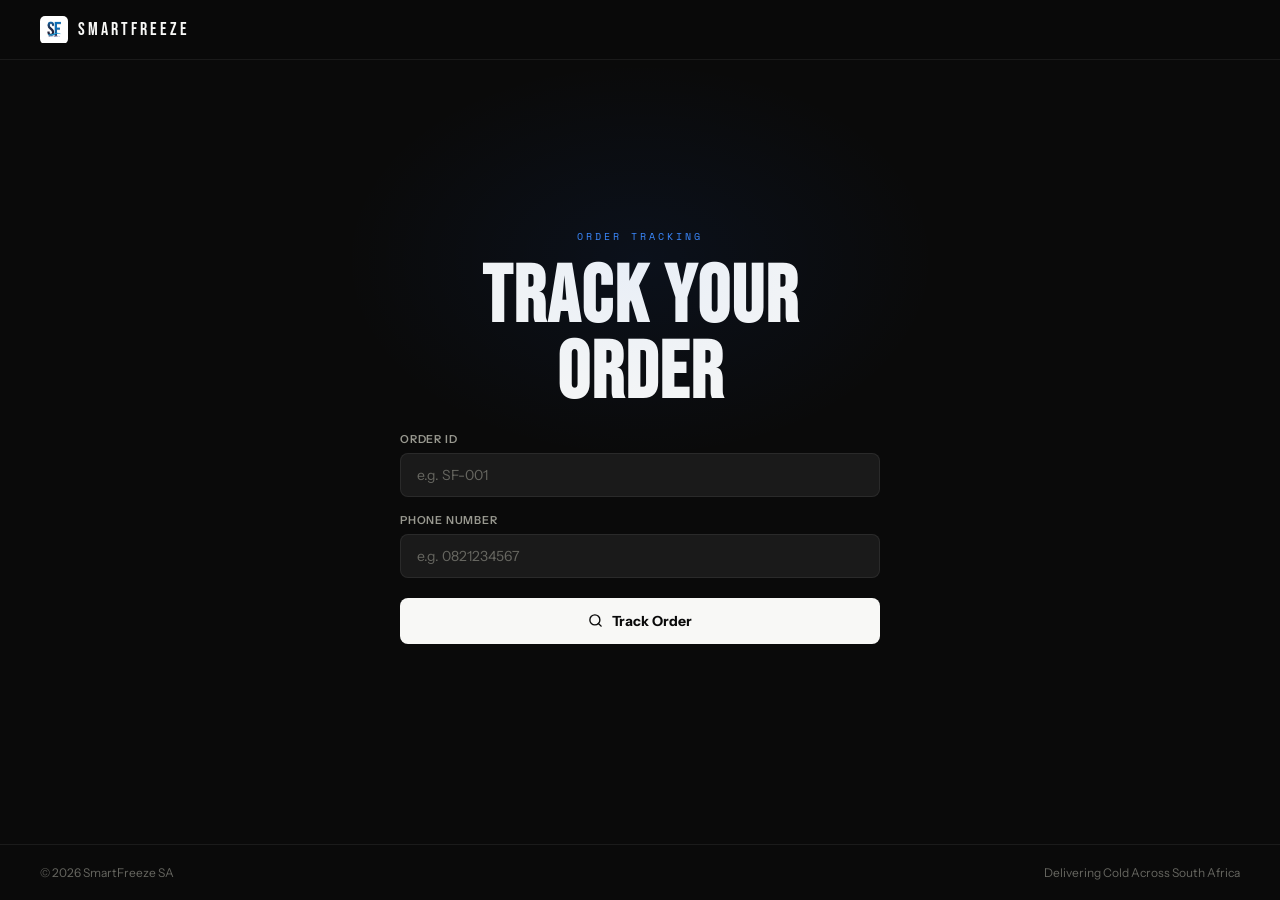
<file: frontend/EndUserDashboard/customer.html>
<!DOCTYPE html>
<html lang="en">
<head>
<meta charset="UTF-8">
<meta name="viewport" content="width=device-width, initial-scale=1.0">
<title>SmartFreeze — Track My Order</title>
<link href="https://fonts.googleapis.com/css2?family=Bebas+Neue&family=Instrument+Sans:wght@300;400;500;600;700&family=Space+Mono:wght@400;700&display=swap" rel="stylesheet">
<link rel="stylesheet" href="customer.css">
</head>
<body>

  <!-- TOAST -->
  <div class="tst" id="tst"><div class="tdt"></div><span id="tmsg">Done</span></div>

  <!-- NAV -->
  <nav id="nav">
  <a href="track.html" class="nav-logo">
    <img src="images/logo.png" alt="SmartFreeze" class="nav-logo-img">
    <span class="nav-logo-tx">SmartFreeze</span>
  </a>
</nav>

  <!-- ORDER DETAIL SECTION (hidden until lookup) -->
  <section class="detail-section" id="detailSection">

    <div class="detail-container">

      <!-- Header -->
      <div class="detail-header">
        <div>
          <div class="detail-eyebrow">Your Order</div>
          <div class="detail-title" id="dTitle">Order #SF-001</div>
          <div class="detail-sub" id="dSub">Placed on 12 Mar 2026</div>
        </div>
        <div class="detail-header-right">
          <div class="status-pill" id="dStatusPill"></div>
          <a href="index.html" class="leave-btn">
            <svg viewBox="0 0 24 24" fill="none" stroke="currentColor" stroke-width="2" stroke-linecap="round" stroke-linejoin="round" width="13" height="13"><path d="M9 21H5a2 2 0 0 1-2-2V5a2 2 0 0 1 2-2h4"/><polyline points="16 17 21 12 16 7"/><line x1="21" y1="12" x2="9" y2="12"/></svg>
            Leave
          </a>
        </div>
      </div>

      <!-- Main grid -->
      <div class="detail-grid">

        <!-- LEFT: tracking timeline + product -->
        <div class="detail-left">

          <!-- Tracking timeline -->
          <div class="card">
            <div class="card-title">Order Progress</div>
            <div class="timeline" id="timeline"></div>
          </div>

          <!-- Product card -->
          <div class="card">
            <div class="card-title">Your Fridge</div>
            <div class="product-row" id="productRow"></div>
          </div>

        </div>

        <!-- RIGHT: order info + contact -->
        <div class="detail-right">

          <!-- Order summary -->
          <div class="card">
            <div class="card-title">Order Details</div>
            <div class="info-list" id="infoList"></div>
          </div>

          <!-- Payment -->
          <div class="card" id="paymentCard">
            <div class="card-title">Payment</div>
            <div class="payment-block" id="paymentBlock"></div>
          </div>

          <!-- Contact SmartFreeze -->
          <div class="card contact-card">
            <div class="card-title">Need Help?</div>
            <p class="contact-desc">Reach out to SmartFreeze directly for any questions about your order.</p>
            <div class="contact-btns">
              <a class="contact-btn contact-wa" href="https://wa.me/27753593473" target="_blank">
                <svg viewBox="0 0 24 24" fill="currentColor" width="14" height="14"><path d="M17.472 14.382c-.297-.149-1.758-.867-2.03-.967-.273-.099-.471-.148-.67.15-.197.297-.767.966-.94 1.164-.173.199-.347.223-.644.075-.297-.15-1.255-.463-2.39-1.475-.883-.788-1.48-1.761-1.653-2.059-.173-.297-.018-.458.13-.606.134-.133.298-.347.446-.52.149-.174.198-.298.298-.497.099-.198.05-.371-.025-.52-.075-.149-.669-1.612-.916-2.207-.242-.579-.487-.5-.669-.51-.173-.008-.371-.01-.57-.01-.198 0-.52.074-.792.372-.272.297-1.04 1.016-1.04 2.479 0 1.462 1.065 2.875 1.213 3.074.149.198 2.096 3.2 5.077 4.487.709.306 1.262.489 1.694.625.712.227 1.36.195 1.871.118.571-.085 1.758-.719 2.006-1.413.248-.694.248-1.289.173-1.413-.074-.124-.272-.198-.57-.347m-5.421 7.403h-.004a9.87 9.87 0 0 1-5.031-1.378l-.361-.214-3.741.982.998-3.648-.235-.374a9.86 9.86 0 0 1-1.51-5.26c.001-5.45 4.436-9.884 9.888-9.884 2.64 0 5.122 1.03 6.988 2.898a9.825 9.825 0 0 1 2.893 6.994c-.003 5.45-4.437 9.884-9.885 9.884m8.413-18.297A11.815 11.815 0 0 0 12.05 0C5.495 0 .16 5.335.157 11.892c0 2.096.547 4.142 1.588 5.945L.057 24l6.305-1.654a11.882 11.882 0 0 0 5.683 1.448h.005c6.554 0 11.89-5.335 11.893-11.893a11.821 11.821 0 0 0-3.48-8.413z"/></svg>
                WhatsApp
              </a>
              <a class="contact-btn contact-call" href="tel:0753593473">
                <svg viewBox="0 0 24 24" fill="none" stroke="currentColor" stroke-width="2" stroke-linecap="round" stroke-linejoin="round" width="14" height="14"><path d="M22 16.92v3a2 2 0 0 1-2.18 2A19.79 19.79 0 0 1 11.61 19a19.5 19.5 0 0 1-6-6A19.79 19.79 0 0 1 3.09 4.18 2 2 0 0 1 5.07 2h3a2 2 0 0 1 2 1.72c.127.96.361 1.903.7 2.81a2 2 0 0 1-.45 2.11L9.09 9.91a16 16 0 0 0 6 6l1.27-1.27a2 2 0 0 1 2.11-.45c.907.339 1.85.573 2.81.7A2 2 0 0 1 22 16.92z"/></svg>
                Call Us
              </a>
              <a class="contact-btn contact-email" href="/cdn-cgi/l/email-protection#95c6f8f4e7e1f3e7f0f0eff0e6f4d5f2f8f4fcf9bbf6faf8">
                <svg viewBox="0 0 24 24" fill="none" stroke="currentColor" stroke-width="2" stroke-linecap="round" stroke-linejoin="round" width="14" height="14"><rect x="2" y="4" width="20" height="16" rx="2"/><path d="m22 7-8.97 5.7a1.94 1.94 0 0 1-2.06 0L2 7"/></svg>
                Email
              </a>
            </div>
          </div>

        </div>
      </div>
    </div>
  </section>

  <!-- FOOTER -->
  <footer class="page-footer">
    <div>© 2026 SmartFreeze SA</div>
    <div>Delivering Cold Across South Africa</div>
  </footer>
  
<script src="config.js"></script>
<script src="customer.js"></script>
</file>
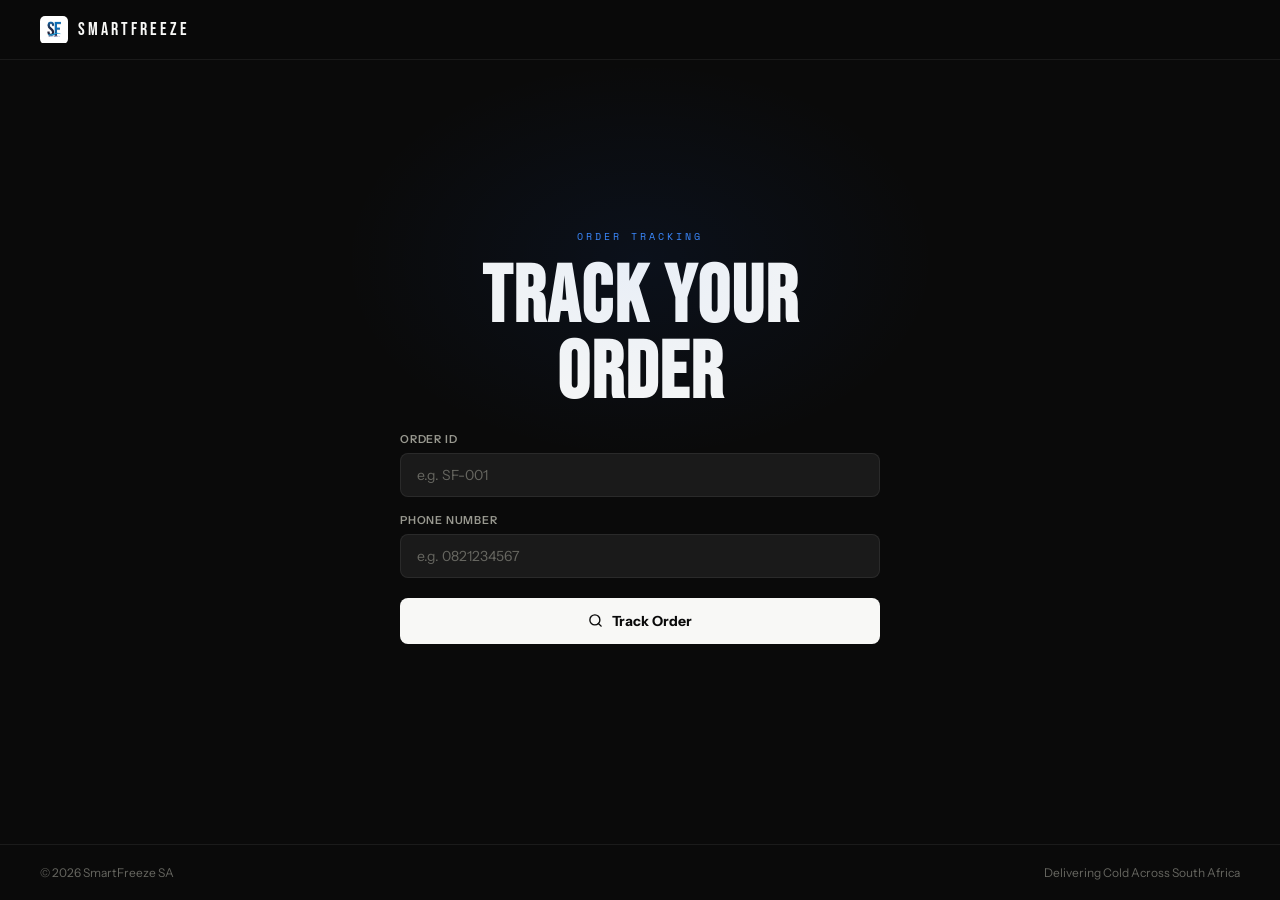
<file: frontend/EndUserDashboard/track.html>
<!DOCTYPE html>
<html lang="en">
<head>
<meta charset="UTF-8">
<meta name="viewport" content="width=device-width, initial-scale=1.0">
<title>SmartFreeze — Track Order</title>
<link href="https://fonts.googleapis.com/css2?family=Bebas+Neue&family=Instrument+Sans:wght@300;400;500;600;700&family=Space+Mono:wght@400;700&display=swap" rel="stylesheet">
<link rel="stylesheet" href="track.css">
</head>
<body>

  <!-- TOAST -->
  <div class="tst" id="tst"><div class="tdt"></div><span id="tmsg">Done</span></div>

  <!-- NAV -->
  <nav id="nav">
  <a href="customer.html" class="nav-logo">
    <img src="images/logo.png" alt="SmartFreeze" class="nav-logo-img">
    <span class="nav-logo-tx">SmartFreeze</span>
  </a>
</nav>

  <!-- LOOKUP SECTION -->
  <section class="lookup-section" id="lookupSection">
    <div class="lookup-wrap">
      <div class="lookup-eyebrow">Order Tracking</div>
      <h1 class="lookup-title">TRACK YOUR<br>ORDER</h1>
      <div class="lookup-fields">
        <div class="lookup-field">
          <label class="field-label">Order ID</label>
          <input class="field-input" id="inputId" type="text" placeholder="e.g. SF-001" oninput="this.value=this.value.toUpperCase()">
        </div>
        <div class="lookup-field">
          <label class="field-label">Phone Number</label>
          <input class="field-input" id="inputPhone" type="tel" placeholder="e.g. 0821234567" onkeydown="if(event.key==='Enter')lookup()">
        </div>
        <button class="lookup-btn" onclick="lookup()">
          <svg viewBox="0 0 24 24" fill="none" stroke="currentColor" stroke-width="2.2" stroke-linecap="round" width="15" height="15"><circle cx="11" cy="11" r="8"/><line x1="21" y1="21" x2="16.65" y2="16.65"/></svg>
          Track Order
        </button>
      </div>
      <div class="lookup-error" id="lookupError"></div>
    </div>
  </section>

  <!-- FOOTER -->
  <footer class="page-footer">
    <div>© 2026 SmartFreeze SA</div>
    <div>Delivering Cold Across South Africa</div>
  </footer>
  
<script src="config.js"></script>
<script src="track.js"></script>
</file>
<file: frontend/EndUser/smartfreeze.css>
/* ════════════════════════════════════════
   SmartFreeze — Stylesheet
   ════════════════════════════════════════ */

/* ── TOKENS ── */
:root {
  --black:  #0a0a0a;
  --black2: #111111;
  --black3: #1a1a1a;
  --black4: #222222;
  --white:  #f8f8f6;
  --white2: #e0e0dc;
  --muted:  #666660;
  --muted2: #999990;
  --blue:   #1a6bff;
  --blue2:  #3d8bff;
  --gold:   #d4a843;
  --green:  #2da44e;
  --border: rgba(255,255,255,0.07);
  --border2:rgba(255,255,255,0.13);
}

/* ── RESET ── */
*,*::before,*::after { box-sizing: border-box; margin: 0; padding: 0; }
html  { scroll-behavior: smooth; }
body  {
  font-family: 'Instrument Sans', sans-serif;
  background: var(--black);
  color: var(--white);
  overflow-x: hidden;
  cursor: default;
}

/* ════════════════════════════════════════
   NAV
   ════════════════════════════════════════ */
nav {
  position: fixed; top: 0; left: 0; right: 0; z-index: 500;
  display: flex; align-items: center; justify-content: space-between;
  padding: 22px 56px;
  transition: padding .35s, background .35s, border-color .35s;
  border-bottom: 1px solid transparent;
}
nav.sc {
  padding: 14px 56px;
  background: rgba(10,10,10,.94);
  backdrop-filter: blur(20px);
  border-bottom-color: var(--border);
}
.logo { display: flex; align-items: center; gap: 10px; text-decoration: none; color: inherit; }
.logo-mk {
  width: 34px; height: 34px;
  background: var(--white);
  border-radius: 6px;
  display: flex; align-items: center; justify-content: center;
}
.logo-mk svg  { width: 18px; height: 18px; }
.logo-img     { height: 34px; width: auto; object-fit: contain; border-radius: 6px; }
.logo-tx      { font-family: 'Bebas Neue', sans-serif; font-size: 21px; letter-spacing: 3px; }
nav ul        { display: flex; gap: 34px; list-style: none; position: absolute; left: 50%; transform: translateX(-50%); }
nav ul a      { color: var(--muted2); text-decoration: none; font-size: 13px; font-weight: 500; letter-spacing: .3px; transition: color .2s; }
nav ul a:hover,
nav ul a.on   { color: var(--white); }
.na           { display: flex; gap: 10px; align-items: center; }
.nbtn {
  background: none; border: 1px solid var(--border2); color: var(--white);
  padding: 8px 18px; border-radius: 100px;
  font-size: 12px; font-weight: 500; letter-spacing: .4px;
  cursor: pointer; transition: all .2s;
  font-family: 'Instrument Sans', sans-serif;
}
.nbtn:hover { background: var(--white); color: var(--black); }

/* ════════════════════════════════════════
   HERO
   ════════════════════════════════════════ */
#hero {
  min-height: 100vh;
  display: grid; grid-template-columns: 1fr 1fr;
  position: relative; overflow: hidden;
}
.hl {
  display: flex; flex-direction: column; justify-content: flex-end;
  padding: 160px 56px 100px;
  position: relative; z-index: 2;
}
.h-eye       { display: inline-flex; align-items: center; gap: 10px; margin-bottom: 32px; opacity: 0; animation: fu .8s .1s ease forwards; }
.h-eye-line  { width: 24px; height: 1px; background: var(--blue); }
.h-eye-txt   { font-family: 'Space Mono', monospace; font-size: 10px; letter-spacing: 2px; color: var(--blue2); text-transform: uppercase; }
.h1          { font-family: 'Bebas Neue', sans-serif; font-size: clamp(70px,7.5vw,118px); line-height: .92; letter-spacing: 1px; opacity: 0; animation: fu .9s .2s ease forwards; }
.h1 .acc     { color: var(--blue); }
.h1 .str     { -webkit-text-stroke: 1px rgba(255,255,255,.22); color: transparent; }
.h-body      { margin-top: 26px; font-size: 15px; line-height: 1.75; color: var(--muted2); max-width: 400px; opacity: 0; animation: fu .9s .3s ease forwards; }
.h-ctas      { display: flex; gap: 14px; margin-top: 44px; opacity: 0; animation: fu .9s .4s ease forwards; }
.bp {
  background: var(--white); color: var(--black); border: none;
  padding: 14px 36px; border-radius: 100px;
  font-size: 13px; font-weight: 600; letter-spacing: .4px;
  cursor: pointer; transition: all .25s;
  font-family: 'Instrument Sans', sans-serif;
}
.bp:hover    { background: var(--white2); transform: translateY(-2px); }
.bo {
  background: none; color: var(--white); border: 1px solid var(--border2);
  padding: 14px 36px; border-radius: 100px;
  font-size: 13px; font-weight: 500;
  cursor: pointer; transition: all .25s;
  font-family: 'Instrument Sans', sans-serif;
}
.bo:hover    { border-color: rgba(255,255,255,.4); transform: translateY(-2px); }
.h-stats     { display: flex; gap: 44px; margin-top: 72px; padding-top: 40px; border-top: 1px solid var(--border); opacity: 0; animation: fu .9s .5s ease forwards; }
.sn          { font-family: 'Bebas Neue', sans-serif; font-size: 36px; line-height: 1; }
.sl          { font-size: 11px; color: var(--muted); margin-top: 6px; letter-spacing: .3px; }
.hr {
  position: relative; display: flex; align-items: center; justify-content: center;
  background: var(--black2); border-left: 1px solid var(--border); overflow: hidden;
}
.hr::before  {
  content: ''; position: absolute; top: -20%; left: -10%; width: 70%; height: 70%;
  background: radial-gradient(circle, rgba(26,107,255,.1) 0%, transparent 70%);
}
.fv          { position: relative; z-index: 2; width: 240px; animation: fly 5s ease-in-out infinite; }
@keyframes fly { 0%,100% { transform: translateY(0); } 50% { transform: translateY(-14px); } }
.h-grade {
  position: absolute; top: 44px; right: 44px; z-index: 3;
  font-family: 'Space Mono', monospace; font-size: 10px; letter-spacing: 2px; color: var(--blue2);
  border: 1px solid rgba(26,107,255,.35); padding: 8px 14px; border-radius: 4px;
  background: rgba(26,107,255,.08); opacity: 0; animation: fu .9s .6s ease forwards;
}
.h-stags     { position: absolute; bottom: 44px; left: 36px; z-index: 3; display: flex; flex-direction: column; gap: 8px; opacity: 0; animation: fu .9s .7s ease forwards; }
.h-stag      { font-size: 12px; color: var(--muted2); display: flex; align-items: center; gap: 8px; }
.h-stag-d    { width: 4px; height: 4px; border-radius: 50%; background: var(--blue); flex-shrink: 0; }

/* ════════════════════════════════════════
   MARQUEE BAND
   ════════════════════════════════════════ */
.marquee-band {
  overflow: hidden;
  border-top: 1px solid var(--border);
  border-bottom: 1px solid var(--border);
  padding: 20px 0;
  background: var(--black2);
  white-space: nowrap;
}
.marquee-track {
  display: inline-flex;
  animation: marqueeScroll 28s linear infinite;
}
.marquee-track:hover { animation-play-state: paused; }
.marquee-item {
  display: inline-flex; align-items: center; gap: 16px;
  padding: 0 48px;
  font-family: 'Bebas Neue', sans-serif; font-size: 15px; letter-spacing: 3px;
  color: var(--muted); white-space: nowrap;
}
.marquee-item .dot { width: 5px; height: 5px; border-radius: 50%; background: var(--blue); flex-shrink: 0; }
.marquee-item.hi   { color: var(--white); }
@keyframes marqueeScroll { from { transform: translateX(0); } to { transform: translateX(-50%); } }

/* ════════════════════════════════════════
   SECTION INTRO
   ════════════════════════════════════════ */
.section-intro {
  padding: 120px 56px 0;
  display: grid; grid-template-columns: 1fr 1fr;
  gap: 80px; align-items: end;
}
.si-label {
  font-family: 'Space Mono', monospace; font-size: 10px; letter-spacing: 2px;
  color: var(--blue2); text-transform: uppercase; margin-bottom: 20px;
  display: flex; align-items: center; gap: 10px;
}
.si-label::before { content: ''; display: block; width: 20px; height: 1px; background: var(--blue); }
.si-title  { font-family: 'Bebas Neue', sans-serif; font-size: clamp(44px,5vw,72px); letter-spacing: 2px; line-height: .95; }
.si-right  { padding-bottom: 8px; }
.si-desc   { font-size: 15px; color: var(--muted2); line-height: 1.8; max-width: 380px; margin-bottom: 28px; }
.si-pills  { display: flex; flex-wrap: wrap; gap: 8px; }
.si-pill {
  padding: 7px 16px; border: 1px solid var(--border); border-radius: 100px;
  font-size: 12px; color: var(--muted2); font-weight: 500; letter-spacing: .3px;
  transition: all .25s; cursor: pointer;
}
.si-pill:hover { border-color: var(--border2); color: var(--white); }
.si-pill.hi    { border-color: var(--blue); color: var(--blue2); background: rgba(26,107,255,.08); }

/* ════════════════════════════════════════
   BROWSE SECTION
   ════════════════════════════════════════ */
#browse { padding: 60px 56px 120px; background: var(--black); }

/* ── Filter bar ── */
.fb {
  border: 1px solid var(--border); border-radius: 12px;
  padding: 18px 22px; margin-bottom: 40px;
  display: flex; align-items: center; gap: 18px; flex-wrap: wrap;
  background: var(--black2);
}
.gtabs  { display: flex; border: 1px solid var(--border); border-radius: 8px; overflow: hidden; }
.gt {
  padding: 9px 22px; font-size: 12px; font-weight: 600; letter-spacing: .5px;
  cursor: pointer; background: transparent; color: var(--muted2); border: none;
  font-family: 'Instrument Sans', sans-serif; transition: all .2s; white-space: nowrap;
  border-right: 1px solid var(--border);
}
.gt:last-child   { border-right: none; }
.gt:hover        { color: var(--white); background: var(--black3); }
.gt.on           { background: var(--white); color: var(--black); }
.fdiv            { width: 1px; height: 26px; background: var(--border); flex-shrink: 0; }
.pw              { display: flex; align-items: center; gap: 12px; flex: 1; min-width: 180px; }
.pl              { font-size: 12px; color: var(--muted); white-space: nowrap; font-weight: 500; }
.psl {
  -webkit-appearance: none; width: 100%; height: 2px;
  background: linear-gradient(to right, var(--white) 0%, var(--white) 100%, rgba(255,255,255,.1) 100%);
  border-radius: 1px; cursor: pointer;
}
.psl::-webkit-slider-thumb {
  -webkit-appearance: none; width: 14px; height: 14px;
  border-radius: 50%; background: var(--white); cursor: pointer;
  box-shadow: 0 0 0 3px rgba(255,255,255,.12);
}
.pa    { font-family: 'Space Mono', monospace; font-size: 11px; color: var(--white2); white-space: nowrap; min-width: 86px; }
.fsel  {
  appearance: none; background: transparent; border: 1px solid var(--border);
  color: var(--white); padding: 9px 30px 9px 14px; border-radius: 8px;
  font-size: 12px; cursor: pointer;
  font-family: 'Instrument Sans', sans-serif; font-weight: 500;
  background-image: url("data:image/svg+xml,%3Csvg xmlns='http://www.w3.org/2000/svg' width='10' height='10' viewBox='0 0 24 24' fill='none' stroke='%23666660' stroke-width='2'%3E%3Cpath d='M6 9l6 6 6-6'/%3E%3C/svg%3E");
  background-repeat: no-repeat; background-position: right 10px center;
  transition: border-color .2s;
}
.fsel:focus  { outline: none; border-color: rgba(255,255,255,.3); }
.fsel option { background: var(--black3); }
.fr          { display: flex; gap: 10px; align-items: center; margin-left: auto; }
.bcf {
  background: none; border: none; color: var(--muted); font-size: 12px;
  cursor: pointer; font-family: 'Instrument Sans', sans-serif; transition: color .2s; letter-spacing: .3px;
}
.bcf:hover { color: var(--white); }
.bap {
  background: var(--white); color: var(--black); border: none;
  padding: 10px 24px; border-radius: 8px;
  font-size: 12px; font-weight: 600; letter-spacing: .5px;
  cursor: pointer; transition: all .2s;
  font-family: 'Instrument Sans', sans-serif;
}
.bap:hover { background: var(--white2); }
.rm        { font-size: 12px; color: var(--muted); margin-bottom: 32px; display: flex; align-items: center; gap: 10px; }
.rm strong { color: var(--white); font-weight: 600; }
.rm-line   { flex: 1; height: 1px; background: var(--border); }

/* ── Product grid ── */
.fg { display: grid; grid-template-columns: repeat(4,1fr); gap: 16px; }

/* ── Card — scroll-reveal states ── */
.fc {
  background: var(--black2);
  border: 1px solid var(--border);
  border-radius: 4px;
  overflow: hidden;
  cursor: pointer;
  position: relative;
  opacity: 0;
  transform: translateY(48px);
  transition:
    opacity .65s cubic-bezier(.22,.68,0,1.2),
    transform .65s cubic-bezier(.22,.68,0,1.2),
    border-color .25s,
    box-shadow .35s;
}
.fc.vi    { opacity: 1; transform: translateY(0); }
.fc:hover {
  border-color: rgba(255,255,255,.18);
  transform: translateY(-6px) !important;
  box-shadow: 0 24px 60px rgba(0,0,0,.5);
  z-index: 2;
}
/* stagger by column */
.fc[data-i="0"] { transition-delay: .05s; }
.fc[data-i="1"] { transition-delay: .12s; }
.fc[data-i="2"] { transition-delay: .19s; }
.fc[data-i="3"] { transition-delay: .05s; }
.fc[data-i="4"] { transition-delay: .12s; }
.fc[data-i="5"] { transition-delay: .19s; }
.fc[data-i="6"] { transition-delay: .05s; }
.fc[data-i="7"] { transition-delay: .12s; }
.fc[data-i="8"] { transition-delay: .19s; }

/* ── Card image area ── */
.ci { 
  aspect-ratio: 1; 
  display: block;
  position: relative;
  overflow: hidden; 
}
.ci.ga   { background: linear-gradient(160deg,#0d1117 0%,#0a1628 60%,#0d2044 100%); }
.ci.gb   { background: linear-gradient(160deg,#111 0%,#171717 60%,#1e1e1e 100%); }
.ci.gc   { background: linear-gradient(160deg,#0e0e0e 0%,#141414 60%,#191919 100%); }
.cg      { position: absolute; inset: 0; background: radial-gradient(circle at 40% 30%,rgba(26,107,255,.07),transparent 65%); pointer-events: none; }
.ci-photo {
  position: absolute; inset: 0;
  width: 100%; height: 100%;
  object-fit: cover; display: block;
  transition: transform .5s cubic-bezier(.34,1.2,.64,1), opacity .3s;
}
.fc:hover .ci-photo { transform: scale(1.05); }
.ci-placeholder {
  position: absolute; inset: 0;
  display: flex; flex-direction: column; align-items: center; justify-content: center;
  gap: 10px; width: 100%; height: 100%;
  color: var(--muted); font-size: 11px; letter-spacing: 1px; text-transform: uppercase;
  font-family: 'Space Mono', monospace; pointer-events: none;
}
.ci-placeholder svg { width: 36px; height: 36px; stroke: rgba(255,255,255,.15); fill: none; }

/* ── Card badges & controls ── */
.cbdg { position: absolute; top: 14px; left: 14px; font-family: 'Space Mono', monospace; font-size: 10px; letter-spacing: 1.5px; font-weight: 700; padding: 5px 11px; border-radius: 3px; }
.ba   { background: rgba(45,164,78,.12);   color: #4ac26b;       border: 1px solid rgba(45,164,78,.22); }
.bb   { background: rgba(26,107,255,.12);  color: var(--blue2);  border: 1px solid rgba(26,107,255,.22); }
.bc   { background: rgba(212,168,67,.12);  color: var(--gold);   border: 1px solid rgba(212,168,67,.22); }
.cw {
  position: absolute; top: 12px; right: 12px;
  width: 30px; height: 30px; border-radius: 50%;
  background: rgba(10,10,10,.6); border: 1px solid rgba(255,255,255,.1);
  display: flex; align-items: center; justify-content: center;
  cursor: pointer; transition: all .2s; backdrop-filter: blur(6px);
}
.cw:hover         { border-color: rgba(255,255,255,.3); }
.cw svg           { width: 13px; height: 13px; stroke: var(--muted2); fill: none; transition: stroke .2s, fill .2s; }
.cw.lk svg        { stroke: #e8445a; fill: #e8445a; }

/* ── Card body ── */
.cb   { padding: 16px 16px 18px; }
.cr1  { display: flex; justify-content: space-between; align-items: flex-start; gap: 8px; }
.cn   { font-size: 14px; font-weight: 600; line-height: 1.3; }
.cpr  { font-family: 'Space Mono', monospace; font-size: 12px; color: var(--white2); font-weight: 700; white-space: nowrap; }
.cbr  { font-size: 11px; color: var(--muted); margin-top: 1px; letter-spacing: .2px; }
.clo  { font-size: 12px; color: var(--muted); margin-top: 5px; }
.csr  { display: flex; margin-top: 18px; padding-top: 16px; border-top: 1px solid var(--border); }
.cs1  { flex: 1; }
.csv  { font-size: 13px; font-weight: 600; color: var(--white); }
.csk  { font-size: 10px; color: var(--muted); margin-top: 3px; letter-spacing: .3px; text-transform: uppercase; }
.cct  {
  width: 100%; margin-top: 18px;
  background: none; border: 1px solid var(--border); color: var(--white);
  padding: 12px; border-radius: 6px;
  font-size: 12px; font-weight: 600; letter-spacing: .5px;
  cursor: pointer; transition: all .25s;
  font-family: 'Instrument Sans', sans-serif;
}
.cct:hover { background: var(--white); color: var(--black); border-color: var(--white); }

/* ════════════════════════════════════════
   GRADE CALLOUT BAND
   ════════════════════════════════════════ */
.grade-band {
  margin: 80px 56px;
  border: 1px solid var(--border); border-radius: 12px;
  display: grid; grid-template-columns: repeat(3,1fr);
  overflow: hidden;
}
.gb-item   { padding: 44px 36px; position: relative; overflow: hidden; transition: background .3s; }
.gb-item:not(:last-child) { border-right: 1px solid var(--border); }
.gb-item:hover { background: var(--black3); }
.gb-item::before {
  content: ''; position: absolute; top: -40%; right: -20%;
  width: 180px; height: 180px; border-radius: 50%; opacity: 0; transition: opacity .4s;
}
.gb-a::before  { background: radial-gradient(circle,rgba(45,164,78,.12),transparent 70%); }
.gb-b::before  { background: radial-gradient(circle,rgba(26,107,255,.12),transparent 70%); }
.gb-c::before  { background: radial-gradient(circle,rgba(212,168,67,.12),transparent 70%); }
.gb-item:hover::before { opacity: 1; }
.gb-grade      { font-family: 'Bebas Neue', sans-serif; font-size: 64px; line-height: 1; letter-spacing: 2px; margin-bottom: 4px; }
.gb-a .gb-grade { color: #4ac26b; }
.gb-b .gb-grade { color: var(--blue2); }
.gb-c .gb-grade { color: var(--gold); }
.gb-name       { font-size: 12px; font-weight: 600; letter-spacing: .4px; color: var(--white); margin-bottom: 12px; }
.gb-desc       { font-size: 13px; color: var(--muted); line-height: 1.7; }
.gb-arrow      { position: absolute; bottom: 28px; right: 28px; font-size: 18px; color: var(--border2); transition: color .3s, transform .3s; }
.gb-item:hover .gb-arrow { color: var(--white); transform: translate(3px,-3px); }

/* ════════════════════════════════════════
   MODAL
   ════════════════════════════════════════ */
.ov {
  position: fixed; inset: 0; z-index: 900;
  background: rgba(0,0,0,.88); backdrop-filter: blur(16px);
  display: flex; align-items: center; justify-content: center;
  opacity: 0; pointer-events: none; transition: opacity .3s;
}
.ov.op    { opacity: 1; pointer-events: all; }
.mo {
  background: var(--black2); border: 1px solid var(--border2); border-radius: 20px;
  width: 92%; max-width: 980px; max-height: 92vh; overflow-y: auto;
  display: grid; grid-template-columns: 1fr 1fr;
  transform: translateY(28px) scale(.98);
  transition: transform .4s cubic-bezier(.34,1.4,.64,1);
  scrollbar-width: thin; scrollbar-color: var(--border) transparent;
  position: relative;
}
.ov.op .mo { transform: translateY(0) scale(1); }
.mcl {
  position: absolute; top: 16px; right: 16px; z-index: 10;
  width: 34px; height: 34px; border-radius: 50%;
  background: var(--black3); border: 1px solid var(--border);
  color: var(--muted2); cursor: pointer;
  display: flex; align-items: center; justify-content: center; transition: all .2s;
}
.mcl:hover      { color: var(--white); border-color: var(--border2); }
.mcl svg        { width: 13px; height: 13px; }
.mg             { padding: 30px; background: var(--black3); border-radius: 20px 0 0 20px; display: flex; flex-direction: column; gap: 14px; }
.mm {
  aspect-ratio: 1/1; border-radius: 12px;
  display: flex; align-items: center; justify-content: center;
  position: relative; overflow: hidden; border: 1px solid var(--border);
}
.mm-a           { background: linear-gradient(150deg,#050d1a,#0a1628,#0d2248); }
.mm-b           { background: linear-gradient(150deg,#0e0e0e,#141414,#1c1c1c); }
.mm-c           { background: linear-gradient(150deg,#0b0b0b,#111,#181818); }
.mmg            { position: absolute; inset: 0; background: radial-gradient(circle at 35% 30%,rgba(26,107,255,.1),transparent 60%); pointer-events: none; }
.mm-photo       { width: 100%; height: 100%; object-fit: cover; border-radius: 12px; display: block; }
.mth            { display: flex; gap: 8px; }
.mt {
  flex: 1; aspect-ratio: 1/1; border-radius: 8px;
  background: var(--black4); border: 1.5px solid transparent;
  display: flex; align-items: center; justify-content: center;
  cursor: pointer; transition: border-color .2s; overflow: hidden;
}
.mt.on          { border-color: var(--white); }
.mt:hover:not(.on) { border-color: rgba(255,255,255,.18); }
.mt-photo       { width: 100%; height: 100%; object-fit: cover; border-radius: 6px; display: block; }
.md             { padding: 38px 34px; overflow-y: auto; }
.mbr            { display: flex; align-items: center; gap: 8px; margin-bottom: 10px; }
.mbn            { font-size: 12px; color: var(--muted); font-weight: 500; letter-spacing: .2px; }
.msk            { font-family: 'Space Mono', monospace; font-size: 10px; color: rgba(255,255,255,.18); margin-left: auto; }
.mdt            { width: 5px; height: 5px; border-radius: 50%; background: var(--blue); }
.mtl            { font-size: 25px; font-weight: 700; line-height: 1.2; margin-bottom: 12px; }
.msr            { display: flex; align-items: center; gap: 8px; margin-bottom: 20px; }
.msts           { display: flex; gap: 2px; }
.mrc            { font-size: 12px; color: var(--muted); }
.mpr            { font-family: 'Bebas Neue', sans-serif; font-size: 50px; line-height: 1; margin-bottom: 26px; }
.mpr .mc        { font-size: 28px; color: var(--muted2); vertical-align: top; margin-top: 8px; display: inline-block; }
.mlab           { font-size: 10px; color: var(--muted); letter-spacing: 1.2px; text-transform: uppercase; margin-bottom: 10px; }
.mgr            { display: flex; gap: 8px; margin-bottom: 24px; }
.mgb {
  padding: 8px 18px; border-radius: 6px;
  font-size: 12px; font-weight: 700; letter-spacing: .5px;
  cursor: pointer; background: none; border: 1px solid var(--border); color: var(--muted2);
  transition: all .2s; font-family: 'Instrument Sans', sans-serif;
}
.mgb:hover      { border-color: rgba(255,255,255,.3); color: var(--white); }
.mgb.sa         { border-color: #4ac26b;      color: #4ac26b;      background: rgba(45,164,78,.1); }
.mgb.sb         { border-color: var(--blue2); color: var(--blue2); background: rgba(26,107,255,.1); }
.mgb.sc         { border-color: var(--gold);  color: var(--gold);  background: rgba(212,168,67,.1); }
.msp            { display: grid; grid-template-columns: 1fr 1fr; gap: 1px; margin-bottom: 26px; border: 1px solid var(--border); border-radius: 10px; overflow: hidden; }
.msi            { padding: 13px 15px; background: var(--black3); }
.msk2           { font-size: 10px; color: var(--muted); letter-spacing: .8px; text-transform: uppercase; }
.msv            { font-size: 13px; font-weight: 600; margin-top: 4px; }
.mac            { display: flex; gap: 10px; margin-top: 4px; }
.madd {
  flex: 1; background: var(--white); color: var(--black); border: none;
  padding: 14px; border-radius: 8px;
  font-size: 13px; font-weight: 700; letter-spacing: .4px;
  cursor: pointer; transition: all .25s;
  font-family: 'Instrument Sans', sans-serif;
}
.madd:hover     { background: var(--white2); }
.mfav {
  width: 50px; height: 50px; border-radius: 8px;
  border: 1px solid var(--border); background: none;
  cursor: pointer; transition: all .2s;
  display: flex; align-items: center; justify-content: center;
}
.mfav:hover     { border-color: rgba(255,255,255,.3); }
.mfav svg       { width: 17px; height: 17px; stroke: var(--muted2); fill: none; }
.mfav.on svg    { stroke: #e8445a; fill: #e8445a; }
.mdel           { font-size: 12px; color: var(--muted); margin-top: 11px; display: flex; align-items: center; gap: 6px; }
.mtabs          { display: flex; border-bottom: 1px solid var(--border); margin: 28px -34px 22px; padding: 0 34px; }
.mtb {
  padding: 11px 0; margin-right: 26px;
  background: none; border: none; color: var(--muted);
  font-size: 13px; font-weight: 500; cursor: pointer;
  border-bottom: 2px solid transparent; margin-bottom: -1px;
  transition: all .2s; font-family: 'Instrument Sans', sans-serif;
}
.mtb:hover      { color: var(--white2); }
.mtb.on         { color: var(--white); border-bottom-color: var(--white); }
.tbc            { font-size: 13px; color: var(--muted2); line-height: 1.8; }
.rvi            { padding: 16px 0; border-bottom: 1px solid var(--border); }
.rvi:last-child { border-bottom: none; }
.rvr            { display: flex; align-items: center; gap: 10px; margin-bottom: 8px; }
.rva {
  width: 28px; height: 28px; border-radius: 50%;
  background: var(--black4); border: 1px solid var(--border);
  display: flex; align-items: center; justify-content: center;
  font-size: 11px; font-weight: 600; color: var(--white2); flex-shrink: 0;
}
.rvn            { font-size: 13px; font-weight: 600; }
.rvd            { font-size: 11px; color: var(--muted); margin-left: auto; }
.rvs            { display: flex; gap: 2px; margin-bottom: 6px; }
.rvst           { width: 12px; height: 12px; color: var(--gold); }
.rvt            { font-size: 13px; color: var(--muted2); line-height: 1.65; }
.rvac           { display: flex; gap: 14px; margin-top: 7px; }
.rvab           { font-size: 11px; color: var(--muted); background: none; border: none; cursor: pointer; font-family: 'Instrument Sans', sans-serif; transition: color .2s; }
.rvab:hover     { color: var(--white2); }

/* ════════════════════════════════════════
   TOAST
   ════════════════════════════════════════ */
.tst {
  position: fixed; bottom: 26px; right: 26px; z-index: 2000;
  background: var(--white); color: var(--black); border-radius: 10px;
  padding: 13px 20px; font-size: 13px; font-weight: 600;
  transform: translateY(60px); opacity: 0;
  transition: all .4s cubic-bezier(.34,1.4,.64,1);
  box-shadow: 0 8px 40px rgba(0,0,0,.5);
  display: flex; align-items: center; gap: 9px;
}
.tst.on  { transform: translateY(0); opacity: 1; }
.tdt     { width: 7px; height: 7px; border-radius: 50%; background: var(--green); flex-shrink: 0; }

/* ════════════════════════════════════════
   FOOTER
   ════════════════════════════════════════ */
footer   { background: var(--black2); border-top: 1px solid var(--border); padding: 80px 56px 36px; }
.ftg     { display: grid; grid-template-columns: 2fr 1fr 1fr 1fr; gap: 52px; margin-bottom: 52px; }
.flr     { display: flex; align-items: center; gap: 9px; margin-bottom: 14px; }
.flm     { width: 28px; height: 28px; background: var(--white); border-radius: 5px; display: flex; align-items: center; justify-content: center; }
.flm svg { width: 15px; height: 15px; }
.flt     { font-family: 'Bebas Neue', sans-serif; font-size: 18px; letter-spacing: 3px; }
.fd      { font-size: 13px; color: var(--muted); line-height: 1.75; }
.fct     { font-size: 10px; color: var(--white); font-weight: 600; letter-spacing: 1.2px; text-transform: uppercase; margin-bottom: 16px; }
.fls     { list-style: none; }
.fls li  { margin-bottom: 11px; }
.fls a   { color: var(--muted); text-decoration: none; font-size: 13px; transition: color .2s; }
.fls a:hover { color: var(--white); }
.fbt     { display: flex; justify-content: space-between; padding-top: 26px; border-top: 1px solid var(--border); font-size: 12px; color: var(--muted); }

/* contact icon inline */
.fic     { display: inline-flex; align-items: center; margin-right: 8px; opacity: .55; }
.fic svg { width: 13px; height: 13px; }

/* social buttons */
.f-socials     { display: flex; flex-direction: column; gap: 10px; }
.f-social-btn  {
  display: flex; align-items: center; gap: 10px;
  padding: 10px 14px; border-radius: 8px;
  background: var(--black3); border: 1px solid var(--border);
  color: var(--muted2); text-decoration: none;
  font-size: 12px; font-weight: 500;
  transition: all .2s;
}
.f-social-btn:hover { border-color: var(--border2); color: var(--white); background: var(--black4); }
.f-social-btn svg   { flex-shrink: 0; opacity: .7; }
.f-social-btn:hover svg { opacity: 1; }
.f-social-handle    { font-family: 'Space Mono', monospace; font-size: 10px; color: var(--muted); margin-left: auto; letter-spacing: .3px; }
.f-social-btn:hover .f-social-handle { color: var(--muted2); }
.f-social-wa        { }
.f-social-wa:hover  { border-color: rgba(37,211,102,.35); color: #25d366; }
.f-social-wa:hover svg { color: #25d366; }

/* ════════════════════════════════════════
   SCROLL REVEAL
   ════════════════════════════════════════ */
@keyframes fu { from { opacity: 0; transform: translateY(18px); } to { opacity: 1; transform: translateY(0); } }
.rev          { opacity: 0; transform: translateY(28px); transition: opacity .75s ease, transform .75s cubic-bezier(.22,.68,0,1.2); }
.rev.vi       { opacity: 1; transform: translateY(0); }
.rev:nth-child(2) { transition-delay: .1s; }
.rev:nth-child(3) { transition-delay: .2s; }
.rev:nth-child(4) { transition-delay: .3s; }

/* ════════════════════════════════════════
   MARKETING CAROUSEL — CINEMATIC
   ════════════════════════════════════════ */
.mkt-section {
  position: relative;
  padding: 100px 0 80px;
  background: var(--black);
  overflow: hidden;
  min-height: 680px;
  display: flex;
  flex-direction: column;
  align-items: center;
  justify-content: center;
}
.mkt-bg-glow {
  position: absolute; top: -10%; right: -5%;
  width: 600px; height: 600px; border-radius: 50%;
  background: radial-gradient(circle, rgba(26,107,255,0.07) 0%, transparent 65%);
  pointer-events: none;
}
.mkt-stage {
  position: relative; width: 100%; height: 520px;
  display: flex; align-items: center; justify-content: center;
}
.mkt-slide {
  position: absolute; width: 360px; height: 460px;
  border-radius: 22px; overflow: hidden; cursor: pointer;
  transition: transform 0.7s cubic-bezier(0.34,1.1,0.64,1), opacity 0.7s ease, filter 0.7s ease;
  user-select: none;
}
.mkt-slide-img { position: absolute; inset: 0; border-radius: 22px; overflow: hidden; }
.mkt-slide-overlay {
  position: absolute; inset: 0;
  background: linear-gradient(to top, rgba(0,0,0,0.85) 0%, rgba(0,0,0,0.3) 50%, rgba(0,0,0,0.05) 100%);
}
.mkt-slide-illustration {
  position: absolute; top: 50%; left: 50%;
  transform: translate(-50%,-50%);
  width: 200px; height: 200px; opacity: 0.9;
}
.mkt-slide-info { position: absolute; bottom: 0; left: 0; right: 0; padding: 28px 28px 32px; z-index: 2; }
.mkt-slide-tag {
  display: inline-flex; align-items: center; gap: 6px;
  padding: 5px 12px; border-radius: 100px;
  font-family: 'Space Mono', monospace; font-size: 9px; font-weight: 700; letter-spacing: 1.5px;
  margin-bottom: 10px;
  background: rgba(26,107,255,0.2); color: var(--blue2); border: 1px solid rgba(26,107,255,0.35);
}
.mkt-tag-green  { background: rgba(45,164,78,0.2);   color: #4ac26b;  border-color: rgba(45,164,78,0.35); }
.mkt-tag-gold   { background: rgba(212,168,67,0.2);  color: var(--gold); border-color: rgba(212,168,67,0.35); }
.mkt-tag-purple { background: rgba(160,100,255,0.2); color: #c084fc;  border-color: rgba(160,100,255,0.35); }
.mkt-slide-num   { font-family: 'Space Mono', monospace; font-size: 10px; letter-spacing: 2px; color: rgba(255,255,255,0.3); margin-bottom: 6px; }
.mkt-slide-title { font-family: 'Bebas Neue', sans-serif; font-size: 36px; line-height: 1; letter-spacing: 1px; color: var(--white); margin-bottom: 10px; }
.mkt-slide-body  { font-size: 12px; color: rgba(255,255,255,0.6); line-height: 1.65; margin-bottom: 16px; }
.mkt-slide-cta {
  display: inline-flex; align-items: center; gap: 6px;
  padding: 7px 16px; border-radius: 100px;
  font-family: 'Space Mono', monospace; font-size: 10px; font-weight: 700; letter-spacing: 1px;
  background: var(--white); color: var(--black); cursor: pointer;
  transition: background .2s, transform .2s;
}
.mkt-slide-cta:hover    { background: var(--white2); transform: translateY(-1px); }
.mkt-cta-green  { background: #2da44e; color: #fff; }
.mkt-cta-green:hover  { background: #38c45e; }
.mkt-cta-gold   { background: var(--gold); color: #000; }
.mkt-cta-gold:hover   { background: #e0b94a; }
.mkt-cta-purple { background: #9b59f5; color: #fff; }
.mkt-cta-purple:hover { background: #b07af7; }

/* position states */
.mkt-slide[data-state="active"] {
  transform: translateX(0) scale(1); opacity: 1; z-index: 10; filter: brightness(1);
  border: 1px solid rgba(255,255,255,0.15);
  box-shadow: 0 40px 100px rgba(0,0,0,0.7), 0 0 0 1px rgba(255,255,255,0.05);
}
.mkt-slide[data-state="prev"]  { transform: translateX(-52%) scale(0.82); opacity: 0.55; z-index: 5; filter: brightness(0.55); border: 1px solid rgba(255,255,255,0.06); }
.mkt-slide[data-state="next"]  { transform: translateX(52%)  scale(0.82); opacity: 0.55; z-index: 5; filter: brightness(0.55); border: 1px solid rgba(255,255,255,0.06); }
.mkt-slide[data-state="prev2"] { transform: translateX(-78%) scale(0.68); opacity: 0.2;  z-index: 2; filter: brightness(0.3); border: 1px solid transparent; }
.mkt-slide[data-state="next2"] { transform: translateX(78%)  scale(0.68); opacity: 0.2;  z-index: 2; filter: brightness(0.3); border: 1px solid transparent; }
.mkt-slide[data-state="hidden"]{ opacity: 0; z-index: 0; pointer-events: none; transform: translateX(0) scale(0.6); }

/* arrows */
.mkt-btn-prev, .mkt-btn-next {
  position: absolute; top: 50%; transform: translateY(-50%);
  width: 46px; height: 46px; border-radius: 50%;
  background: rgba(255,255,255,0.06); border: 1px solid rgba(255,255,255,0.12);
  color: var(--white2); cursor: pointer;
  display: flex; align-items: center; justify-content: center;
  transition: all .25s; z-index: 20;
}
.mkt-btn-prev:hover, .mkt-btn-next:hover { background: rgba(255,255,255,0.14); border-color: rgba(255,255,255,0.3); }
.mkt-btn-prev svg, .mkt-btn-next svg { width: 18px; height: 18px; }
.mkt-btn-prev { left: 56px; }
.mkt-btn-next { right: 56px; }

/* bottom */
.mkt-bottom { display: flex; flex-direction: column; align-items: center; gap: 18px; margin-top: 24px; }
.mkt-scroll-hint {
  display: flex; align-items: center; gap: 7px;
  font-family: 'Space Mono', monospace; font-size: 9px; letter-spacing: 2px; color: rgba(255,255,255,0.25);
}
.mkt-pip-wrap { display: flex; gap: 8px; align-items: center; }
.mkt-pip {
  width: 6px; height: 6px; border-radius: 50%;
  background: rgba(255,255,255,0.18); cursor: pointer;
  transition: all .35s cubic-bezier(.34,1.2,.64,1);
}
.mkt-pip.on { width: 28px; border-radius: 3px; background: var(--white); }

.footer-logo-img { height: 28px; width: auto; object-fit: contain; border-radius: 5px; }

/* ════════════════════════════════════════
   ADD THIS TO THE BOTTOM OF smartfreeze.css
   ════════════════════════════════════════ */

/* ── CART OVERLAY ── */
.cart-overlay {
  position: fixed; inset: 0; z-index: 800;
  background: rgba(0,0,0,.6); backdrop-filter: blur(6px);
  opacity: 0; pointer-events: none; transition: opacity .3s;
}
.cart-overlay.open { opacity: 1; pointer-events: all; }

/* ── CART DRAWER ── */
.cart-drawer {
  position: fixed; top: 0; right: 0; bottom: 0; z-index: 810;
  width: 100%; max-width: 420px;
  background: var(--black2); border-left: 1px solid var(--border2);
  display: flex; flex-direction: column;
  transform: translateX(100%); transition: transform .35s cubic-bezier(.34,1.1,.64,1);
}
.cart-drawer.open { transform: translateX(0); }

.cart-header {
  display: flex; align-items: center; justify-content: space-between;
  padding: 22px 24px; border-bottom: 1px solid var(--border);
  flex-shrink: 0;
}
.cart-title { font-family: 'Bebas Neue', sans-serif; font-size: 24px; letter-spacing: 1px; }
.cart-close {
  width: 32px; height: 32px; border-radius: 50%;
  background: var(--black3); border: 1px solid var(--border);
  color: var(--muted2); cursor: pointer;
  display: flex; align-items: center; justify-content: center; transition: all .2s;
}
.cart-close:hover { color: var(--white); border-color: var(--border2); }
.cart-close svg { width: 13px; height: 13px; }

.cart-items { flex: 1; overflow-y: auto; padding: 16px 24px; }

.cart-empty {
  display: flex; flex-direction: column; align-items: center; justify-content: center;
  height: 200px; gap: 14px; color: var(--muted);
}
.cart-empty svg { width: 40px; height: 40px; }
.cart-empty p { font-size: 13px; }

.cart-item {
  display: flex; align-items: center; gap: 14px;
  padding: 14px 0; border-bottom: 1px solid var(--border);
}
.cart-item:last-child { border-bottom: none; }
.cart-item-img {
  width: 56px; height: 56px; border-radius: 8px;
  background: var(--black3); border: 1px solid var(--border);
  display: flex; align-items: center; justify-content: center;
  overflow: hidden; flex-shrink: 0;
}
.cart-item-img img { width: 100%; height: 100%; object-fit: cover; }
.cart-item-img svg { width: 22px; height: 22px; stroke: var(--muted); }
.cart-item-info { flex: 1; }
.cart-item-name  { font-size: 13px; font-weight: 600; }
.cart-item-brand { font-size: 11px; color: var(--muted); margin-top: 2px; }
.cart-item-price { font-family: 'Space Mono', monospace; font-size: 12px; color: var(--white2); margin-top: 4px; font-weight: 700; }
.cart-item-remove {
  width: 26px; height: 26px; border-radius: 50%; flex-shrink: 0;
  background: none; border: 1px solid var(--border);
  color: var(--muted); cursor: pointer; display: flex; align-items: center; justify-content: center;
  transition: all .2s;
}
.cart-item-remove:hover { background: var(--red); border-color: var(--red); color: #fff; }
.cart-item-remove svg { width: 10px; height: 10px; }

.cart-footer { padding: 16px 24px 24px; border-top: 1px solid var(--border); flex-shrink: 0; }
.cart-total-row {
  display: flex; justify-content: space-between; align-items: center;
  margin-bottom: 14px; font-size: 14px;
}
.cart-total-amt { font-family: 'Space Mono', monospace; font-size: 18px; font-weight: 700; color: var(--white); }
.cart-checkout-btn {
  width: 100%; background: var(--white); color: var(--black); border: none;
  padding: 14px; border-radius: 8px;
  font-size: 13px; font-weight: 700; cursor: pointer;
  font-family: 'Instrument Sans', sans-serif; transition: background .2s;
}
.cart-checkout-btn:hover { background: var(--white2); }

/* ── CHECKOUT MODAL ── */
.checkout-ov {
  position: fixed; inset: 0; z-index: 900;
  background: rgba(0,0,0,.88); backdrop-filter: blur(16px);
  display: flex; align-items: center; justify-content: center;
  opacity: 0; pointer-events: none; transition: opacity .3s;
  padding: 20px;
}
.checkout-ov.open { opacity: 1; pointer-events: all; }

.checkout-modal {
  background: var(--black2); border: 1px solid var(--border2); border-radius: 20px;
  width: 100%; max-width: 860px; max-height: 92vh; overflow-y: auto;
  padding: 36px; position: relative;
  transform: translateY(24px) scale(.98);
  transition: transform .4s cubic-bezier(.34,1.4,.64,1);
}
.checkout-ov.open .checkout-modal { transform: translateY(0) scale(1); }

.co-close {
  position: absolute; top: 16px; right: 16px;
  width: 32px; height: 32px; border-radius: 50%;
  background: var(--black3); border: 1px solid var(--border);
  color: var(--muted2); cursor: pointer;
  display: flex; align-items: center; justify-content: center; transition: all .2s;
}
.co-close:hover { color: var(--white); border-color: var(--border2); }
.co-close svg { width: 13px; height: 13px; }
.co-title { font-family: 'Bebas Neue', sans-serif; font-size: 30px; letter-spacing: 1px; margin-bottom: 28px; }

.co-grid { display: grid; grid-template-columns: 1fr 340px; gap: 32px; }

.co-section-label {
  font-family: 'Space Mono', monospace; font-size: 9px;
  letter-spacing: 2px; text-transform: uppercase; color: var(--muted);
  margin-bottom: 14px;
}
.co-fields { display: flex; flex-direction: column; gap: 12px; }
.co-field  { display: flex; flex-direction: column; gap: 5px; }
.co-label  { font-size: 11px; font-weight: 600; letter-spacing: .6px; text-transform: uppercase; color: var(--muted2); }
.co-input  {
  background: var(--black3); border: 1px solid var(--border);
  color: var(--white); border-radius: 8px; padding: 10px 14px;
  font-size: 13px; font-family: 'Instrument Sans', sans-serif; transition: border-color .2s;
}
.co-input::placeholder { color: var(--muted); }
.co-input:focus { outline: none; border-color: rgba(26,107,255,.5); }

/* payment tabs */
.pay-tabs { display: flex; gap: 10px; margin-bottom: 12px; }
.pay-tab {
  flex: 1; display: flex; align-items: center; justify-content: center; gap: 7px;
  padding: 11px 14px; border-radius: 8px;
  background: var(--black3); border: 1px solid var(--border);
  color: var(--muted2); font-size: 12px; font-weight: 600;
  cursor: pointer; font-family: 'Instrument Sans', sans-serif; transition: all .2s;
}
.pay-tab:hover { border-color: var(--border2); color: var(--white); }
.pay-tab.on { border-color: var(--blue2); color: var(--blue2); background: rgba(26,107,255,.08); }

.cod-note {
  display: flex; align-items: flex-start; gap: 8px;
  font-size: 12px; color: var(--muted2); line-height: 1.6;
  padding: 10px 12px; background: var(--black3); border: 1px solid var(--border);
  border-radius: 8px;
}

/* order summary */
.co-summary {
  background: var(--black3); border: 1px solid var(--border);
  border-radius: 10px; overflow: hidden; margin-bottom: 16px;
}
.co-items { padding: 12px 16px; }
.co-item {
  display: flex; justify-content: space-between; align-items: center;
  font-size: 13px; padding: 6px 0; border-bottom: 1px solid var(--border);
}
.co-item:last-child { border-bottom: none; }
.co-summary-total {
  display: flex; justify-content: space-between; align-items: center;
  padding: 14px 16px; border-top: 1px solid var(--border2);
  font-size: 14px; font-weight: 600;
}
.co-total-amt { font-family: 'Space Mono', monospace; font-size: 18px; font-weight: 700; }

.co-place-btn {
  width: 100%; display: flex; align-items: center; justify-content: center; gap: 8px;
  background: var(--white); color: var(--black); border: none;
  padding: 14px; border-radius: 8px;
  font-size: 14px; font-weight: 700; cursor: pointer;
  font-family: 'Instrument Sans', sans-serif; transition: background .2s;
}
.co-place-btn:hover { background: var(--white2); }
.co-place-btn:disabled { opacity: .5; cursor: not-allowed; }
.co-disclaimer { font-size: 11px; color: var(--muted); text-align: center; margin-top: 10px; line-height: 1.5; }

/* ── ORDER CONFIRMATION ── */
.confirm-ov {
  position: fixed; inset: 0; z-index: 1000;
  background: rgba(0,0,0,.92); backdrop-filter: blur(18px);
  display: flex; align-items: center; justify-content: center;
  opacity: 0; pointer-events: none; transition: opacity .3s; padding: 20px;
}
.confirm-ov.open { opacity: 1; pointer-events: all; }
.confirm-modal {
  background: var(--black2); border: 1px solid var(--border2); border-radius: 20px;
  width: 100%; max-width: 420px; padding: 40px;
  text-align: center;
  transform: translateY(24px) scale(.97);
  transition: transform .4s cubic-bezier(.34,1.4,.64,1);
}
.confirm-ov.open .confirm-modal { transform: translateY(0) scale(1); }
.confirm-icon {
  width: 60px; height: 60px; border-radius: 50%;
  background: rgba(45,164,78,.12); border: 1px solid rgba(45,164,78,.3);
  display: flex; align-items: center; justify-content: center;
  margin: 0 auto 20px; color: var(--green);
}
.confirm-icon svg { width: 24px; height: 24px; }
.confirm-title { font-family: 'Bebas Neue', sans-serif; font-size: 34px; letter-spacing: 1px; margin-bottom: 10px; }
.confirm-sub { font-size: 13px; color: var(--muted2); line-height: 1.7; margin-bottom: 28px; }
.confirm-num-label { font-family: 'Space Mono', monospace; font-size: 9px; letter-spacing: 2px; text-transform: uppercase; color: var(--muted); margin-bottom: 8px; }
.confirm-num {
  font-family: 'Space Mono', monospace; font-size: 22px; font-weight: 700;
  color: var(--blue2); background: rgba(26,107,255,.08);
  border: 1px solid rgba(26,107,255,.25); border-radius: 8px;
  padding: 12px 20px; margin-bottom: 28px; letter-spacing: 2px;
}
.confirm-actions { display: flex; flex-direction: column; gap: 10px; }
.confirm-track-btn {
  display: flex; align-items: center; justify-content: center; gap: 8px;
  background: var(--white); color: var(--black); border: none;
  padding: 14px; border-radius: 8px;
  font-size: 13px; font-weight: 700; cursor: pointer;
  font-family: 'Instrument Sans', sans-serif; transition: background .2s;
}
.confirm-track-btn:hover { background: var(--white2); }
.confirm-close-btn {
  background: none; color: var(--muted2); border: 1px solid var(--border);
  padding: 12px; border-radius: 8px;
  font-size: 13px; font-weight: 500; cursor: pointer;
  font-family: 'Instrument Sans', sans-serif; transition: all .2s;
}
.confirm-close-btn:hover { color: var(--white); border-color: var(--border2); }

/* ── REVIEW FORM ── */
.rv-form {
  margin-top: 24px; padding-top: 20px;
  border-top: 1px solid var(--border);
}
.rv-form-title {
  font-size: 13px; font-weight: 600; margin-bottom: 14px; color: var(--white2);
}
.rv-star-row { display: flex; gap: 6px; margin-bottom: 14px; }
.rv-star {
  background: none; border: none; cursor: pointer; padding: 2px;
  transition: transform .15s;
}
.rv-star:hover { transform: scale(1.2); }
.rv-star svg { width: 22px; height: 22px; display: block; }
.rv-input {
  width: 100%; background: var(--black3); border: 1px solid var(--border);
  color: var(--white); border-radius: 8px; padding: 10px 14px;
  font-size: 13px; font-family: 'Instrument Sans', sans-serif;
  margin-bottom: 10px; transition: border-color .2s;
}
.rv-input::placeholder { color: var(--muted); }
.rv-input:focus { outline: none; border-color: rgba(26,107,255,.5); }
.rv-textarea {
  width: 100%; background: var(--black3); border: 1px solid var(--border);
  color: var(--white); border-radius: 8px; padding: 10px 14px;
  font-size: 13px; font-family: 'Instrument Sans', sans-serif;
  resize: none; margin-bottom: 12px; transition: border-color .2s; line-height: 1.6;
}
.rv-textarea::placeholder { color: var(--muted); }
.rv-textarea:focus { outline: none; border-color: rgba(26,107,255,.5); }
.rv-submit {
  width: 100%; background: var(--black3); border: 1px solid var(--border2);
  color: var(--white2); border-radius: 8px; padding: 11px;
  font-size: 13px; font-weight: 600; cursor: pointer;
  font-family: 'Instrument Sans', sans-serif; transition: all .2s;
}
.rv-submit:hover { background: var(--white); color: var(--black); border-color: var(--white); }

/* responsive checkout */
@media (max-width: 700px) {
  .co-grid { grid-template-columns: 1fr; }
  .checkout-modal { padding: 24px; }
}

/* ════════════════════════════════════════
   RESPONSIVE
   ════════════════════════════════════════ */
/* ── 1280px — large tablet / small laptop ── */
@media (max-width: 1280px) {
  .fg               { grid-template-columns: repeat(3,1fr); gap: 14px; }
}

/* ── 1024px — tablet landscape ── */
@media (max-width: 1024px) {
  nav               { padding: 16px 24px; }
  nav.sc            { padding: 12px 24px; }
  nav ul            { display: none; }
  #hero             { grid-template-columns: 1fr; }
  .hr               { display: none; }
  .hl               { padding: 130px 24px 80px; }
  #browse           { padding: 48px 24px 80px; }
  .fg               { grid-template-columns: repeat(3,1fr); gap: 14px; }
  .section-intro    { padding: 80px 24px 0; grid-template-columns: 1fr; }
  .grade-band       { margin: 60px 24px; }
  .mkt-slide        { width: 300px; height: 400px; }
  .mkt-btn-prev     { left: 16px; }
  .mkt-btn-next     { right: 16px; }
  footer            { padding: 60px 24px 28px; }
  .ftg              { grid-template-columns: 1fr 1fr; }
}

/* ── 768px — tablet portrait ── */
@media (max-width: 768px) {
  .fg               { grid-template-columns: repeat(2,1fr); gap: 12px; }
  .grade-band       { grid-template-columns: repeat(3,1fr); margin: 40px 16px; }
  .gb-item          { padding: 24px 16px; }
  .gb-grade         { font-size: 40px; }
  .gb-name          { font-size: 11px; }
  .gb-desc          { font-size: 11px; line-height: 1.5; }
  .gb-arrow         { display: none; }
  .h-stats          { gap: 24px; flex-wrap: wrap; }
  .fb               { gap: 12px; padding: 14px 16px; }
  .gtabs            { flex-wrap: wrap; }
  .gt               { padding: 8px 14px; font-size: 11px; }
  .section-intro    { gap: 40px; }
}

/* ── 640px — mobile ── */
@media (max-width: 640px) {
  .fg               { grid-template-columns: repeat(2,1fr); gap: 10px; }
  .cb               { padding: 12px 12px 14px; }
  .cn               { font-size: 12px; }
  .cpr              { font-size: 11px; }
  .csv              { font-size: 12px; }
  .csk              { font-size: 9px; }
  .cct              { font-size: 11px; padding: 10px; margin-top: 12px; }
  .csr              { margin-top: 12px; padding-top: 10px; }
  .mo               { grid-template-columns: 1fr; }
  .mg               { border-radius: 20px 20px 0 0; }
  .ftg              { grid-template-columns: 1fr; }
  .mkt-slide        { width: 260px; height: 360px; }
  .mkt-slide[data-state="prev2"],
  .mkt-slide[data-state="next2"] { opacity: 0; }
  .h-ctas           { flex-direction: column; }
  .bp, .bo          { text-align: center; }
  nav               { padding: 14px 16px; }
  nav.sc            { padding: 10px 16px; }
  #browse           { padding: 40px 16px 60px; }
  .rm               { margin-bottom: 20px; }

  /* hero stats — 2x2 grid */
  .h-stats          { display: grid; grid-template-columns: 1fr 1fr; gap: 20px 32px; margin-top: 40px; padding-top: 28px; justify-items: center; text-align: center; }

  /* filter bar — stack into clean rows */
  .fb               { flex-direction: column; align-items: stretch; padding: 14px; gap: 12px; }
  .gtabs            { width: 100%; }
  .gt               { flex: 1; padding: 9px 8px; font-size: 11px; }
  .fdiv             { display: none; }
  .pw               { width: 100%; min-width: unset; }
  .fsel             { width: 100%; }
  .fr               { margin-left: 0; justify-content: flex-end; }
  .bcf              { font-size: 12px; }
  .bap              { padding: 10px 20px; }
}

/* ── 400px — small phones ── */
@media (max-width: 400px) {
  .fg               { grid-template-columns: repeat(2,1fr); gap: 8px; }
  .cb               { padding: 10px 10px 12px; }
  .cn               { font-size: 11px; }
  .cpr              { font-size: 10px; }
}
/* ── CARD ONLY PAYMENT ── */
.pay-card-only {
  display: flex; align-items: center; gap: 10px;
  padding: 12px 16px; border-radius: 8px;
  background: rgba(26,107,255,.08); border: 1px solid rgba(26,107,255,.25);
  color: var(--blue2); font-size: 13px; font-weight: 600;
  margin-bottom: 12px;
}
</file>
<file: frontend/CustDashBoard/admin.css>
:root {
  --black:   #0a0a0a;
  --black2:  #111111;
  --black3:  #1a1a1a;
  --black4:  #222222;
  --white:   #f8f8f6;
  --white2:  #e0e0dc;
  --muted:   #666660;
  --muted2:  #999990;
  --blue:    #1a6bff;
  --blue2:   #3d8bff;
  --gold:    #d4a843;
  --green:   #2da44e;
  --green2:  #4ac26b;
  --red:     #e8445a;
  --orange:  #f07b28;
  --border:  rgba(255,255,255,0.07);
  --border2: rgba(255,255,255,0.13);
}
*,*::before,*::after { box-sizing: border-box; margin: 0; padding: 0; }
html { scroll-behavior: smooth; }
body {
  font-family: 'Instrument Sans', sans-serif;
  background: var(--black);
  color: var(--white);
  min-height: 100vh;
  display: flex;
}

.sb-logo-img { height: 32px; width: auto; object-fit: contain; border-radius: 6px; }

/* ── SIDEBAR ── */
.sidebar {
  width: 220px;
  flex-shrink: 0;
  background: var(--black2);
  border-right: 1px solid var(--border);
  display: flex;
  flex-direction: column;
  padding: 28px 0;
  position: fixed;
  top: 0; left: 0; bottom: 0;
  z-index: 100;
}
.sb-logo {
  display: flex; align-items: center; gap: 10px;
  padding: 0 22px 28px;
  border-bottom: 1px solid var(--border);
  margin-bottom: 20px;
}
.sb-logo-mk {
  width: 32px; height: 32px;
  background: var(--white); border-radius: 6px;
  display: flex; align-items: center; justify-content: center; flex-shrink: 0;
}
.sb-logo-mk svg { width: 16px; height: 16px; }
.sb-logo-tx { font-family: 'Bebas Neue', sans-serif; font-size: 18px; letter-spacing: 3px; }
.sb-logo-sub { font-size: 9px; color: var(--muted); letter-spacing: 1px; text-transform: uppercase; display: block; margin-top: 1px; }

.sb-section { font-family: 'Space Mono', monospace; font-size: 9px; color: var(--muted); letter-spacing: 2px; text-transform: uppercase; padding: 0 22px 10px; }
.sb-nav { list-style: none; margin-bottom: 24px; }
.sb-nav li a {
  display: flex; align-items: center; gap: 10px;
  padding: 11px 22px;
  font-size: 13px; font-weight: 500; color: var(--muted2);
  text-decoration: none; transition: all .2s;
  border-left: 2px solid transparent;
}
.sb-nav li a svg { width: 15px; height: 15px; flex-shrink: 0; }
.sb-nav li a:hover { color: var(--white); background: rgba(255,255,255,.04); }
.sb-nav li a.on { color: var(--white); border-left-color: var(--blue); background: rgba(26,107,255,.07); }

.sb-bottom { margin-top: auto; padding: 20px 22px 0; border-top: 1px solid var(--border); }
.sb-user { display: flex; align-items: center; }
.sb-uname { font-size: 12px; font-weight: 600; }
.sb-urole { font-size: 10px; color: var(--muted); }

/* ── MAIN ── */
.main {
  margin-left: 220px;
  flex: 1;
  padding: 36px 40px;
  min-height: 100vh;
}

/* ── TOPBAR ── */
.topbar {
  display: flex; align-items: center; justify-content: space-between;
  margin-bottom: 36px;
}
.topbar-title { font-family: 'Bebas Neue', sans-serif; font-size: 36px; letter-spacing: 2px; }
.topbar-sub { font-size: 13px; color: var(--muted); margin-top: 2px; }
.topbar-right { display: flex; align-items: center; gap: 12px; }
.tb-badge {
  display: flex; align-items: center; gap: 6px;
  padding: 7px 14px; border-radius: 100px;
  background: var(--black2); border: 1px solid var(--border);
  font-size: 12px; color: var(--muted2);
}
.tb-dot { width: 7px; height: 7px; border-radius: 50%; background: var(--green); }

/* ── STAT CARDS ── */
.stats { display: grid; grid-template-columns: repeat(4, 1fr); gap: 16px; margin-bottom: 32px; }
.stat-card {
  background: var(--black2); border: 1px solid var(--border);
  border-radius: 12px; padding: 22px 22px 20px;
  position: relative; overflow: hidden;
  transition: border-color .25s;
}
.stat-card:hover { border-color: var(--border2); }
.stat-card::before {
  content: ''; position: absolute; top: -40%; right: -20%;
  width: 120px; height: 120px; border-radius: 50%;
  opacity: 0; transition: opacity .35s;
}
.stat-card:hover::before { opacity: 1; }
.sc-blue::before  { background: radial-gradient(circle, rgba(26,107,255,.1), transparent 70%); }
.sc-green::before { background: radial-gradient(circle, rgba(45,164,78,.1),  transparent 70%); }
.sc-gold::before  { background: radial-gradient(circle, rgba(212,168,67,.1), transparent 70%); }
.sc-red::before   { background: radial-gradient(circle, rgba(232,68,90,.1),  transparent 70%); }
.stat-label { font-size: 10px; color: var(--muted); letter-spacing: 1px; text-transform: uppercase; margin-bottom: 12px; }
.stat-num { font-family: 'Bebas Neue', sans-serif; font-size: 44px; line-height: 1; }
.sc-blue  .stat-num { color: var(--blue2); }
.sc-green .stat-num { color: var(--green2); }
.sc-gold  .stat-num { color: var(--gold); }
.sc-red   .stat-num { color: var(--red); }
.stat-sub { font-size: 11px; color: var(--muted); margin-top: 6px; }

/* ── TABS ── */
.tabs-row { display: flex; align-items: center; gap: 0; margin-bottom: 24px; border-bottom: 1px solid var(--border); }
.tab-btn {
  padding: 12px 24px; background: none; border: none;
  font-size: 13px; font-weight: 600; color: var(--muted);
  cursor: pointer; border-bottom: 2px solid transparent;
  margin-bottom: -1px; transition: all .2s;
  font-family: 'Instrument Sans', sans-serif;
  display: flex; align-items: center; gap: 8px;
}
.tab-btn:hover { color: var(--white2); }
.tab-btn.on { color: var(--white); border-bottom-color: var(--blue); }
.tab-count {
  font-size: 10px; font-family: 'Space Mono', monospace;
  padding: 2px 7px; border-radius: 100px;
  background: var(--black3); color: var(--muted2);
}
.tab-btn.on .tab-count { background: rgba(26,107,255,.2); color: var(--blue2); }

/* ── SEARCH / FILTER BAR ── */
.filter-bar { display: flex; gap: 12px; align-items: center; margin-bottom: 22px; }
.search-wrap {
  flex: 1; position: relative;
}
.search-wrap svg { position: absolute; left: 12px; top: 50%; transform: translateY(-50%); width: 14px; height: 14px; stroke: var(--muted); pointer-events: none; }
.search-input {
  width: 100%; background: var(--black2); border: 1px solid var(--border);
  color: var(--white); padding: 10px 14px 10px 36px; border-radius: 8px;
  font-size: 13px; font-family: 'Instrument Sans', sans-serif;
  transition: border-color .2s;
}
.search-input::placeholder { color: var(--muted); }
.search-input:focus { outline: none; border-color: var(--border2); }
.filter-select {
  background: var(--black2); border: 1px solid var(--border);
  color: var(--white); padding: 10px 32px 10px 14px; border-radius: 8px;
  font-size: 12px; font-family: 'Instrument Sans', sans-serif;
  appearance: none;
  background-image: url("data:image/svg+xml,%3Csvg xmlns='http://www.w3.org/2000/svg' width='10' height='10' viewBox='0 0 24 24' fill='none' stroke='%23666660' stroke-width='2'%3E%3Cpath d='M6 9l6 6 6-6'/%3E%3C/svg%3E");
  background-repeat: no-repeat; background-position: right 10px center;
  cursor: pointer;
}
.filter-select:focus { outline: none; border-color: var(--border2); }
.filter-select option { background: var(--black3); }

/* ── ORDER TABLE ── */
.orders-wrap { background: var(--black2); border: 1px solid var(--border); border-radius: 12px; overflow: hidden; }
.orders-table { width: 100%; border-collapse: collapse; }
.orders-table thead th {
  padding: 14px 18px; text-align: left;
  font-size: 10px; font-weight: 600; letter-spacing: 1px; text-transform: uppercase;
  color: var(--muted); border-bottom: 1px solid var(--border);
  white-space: nowrap;
}
.orders-table tbody tr {
  border-bottom: 1px solid var(--border);
  transition: background .15s;
}
.orders-table tbody tr:last-child { border-bottom: none; }
.orders-table tbody tr:hover { background: rgba(255,255,255,.025); }
.orders-table td { padding: 16px 18px; font-size: 13px; vertical-align: middle; }

/* order id */
.oid { font-family: 'Space Mono', monospace; font-size: 11px; color: var(--blue2); }

/* customer cell */
.cust-cell { display: flex; align-items: center; }
.cust-name { font-weight: 600; font-size: 13px; }
.cust-phone { font-size: 11px; color: var(--muted); margin-top: 1px; }

/* product */
.prod-cell { }
.prod-name { font-weight: 500; }
.prod-grade { font-size: 10px; font-family: 'Space Mono', monospace; margin-top: 2px; }
.pg-n { color: var(--gold); }
.pg-a { color: var(--green2); }
.pg-b { color: var(--blue2); }

/* payment badge */
.pay-badge {
  display: inline-flex; align-items: center; gap: 5px;
  padding: 4px 10px; border-radius: 100px;
  font-size: 10px; font-weight: 700; letter-spacing: .5px;
  white-space: nowrap;
}
.pay-cod    { background: rgba(212,168,67,.12); color: var(--gold);   border: 1px solid rgba(212,168,67,.25); }
.pay-online { background: rgba(26,107,255,.12); color: var(--blue2);  border: 1px solid rgba(26,107,255,.25); }

/* status badge */
.status-badge {
  display: inline-flex; align-items: center; gap: 6px;
  padding: 5px 12px; border-radius: 100px;
  font-size: 11px; font-weight: 600; white-space: nowrap;
}
.s-dot { width: 6px; height: 6px; border-radius: 50%; flex-shrink: 0; }
.st-pending   { background: rgba(240,123,40,.1);  color: var(--orange); border: 1px solid rgba(240,123,40,.25); }
.st-pending   .s-dot { background: var(--orange); animation: pulse 1.6s infinite; }
.st-confirmed { background: rgba(26,107,255,.1);  color: var(--blue2);  border: 1px solid rgba(26,107,255,.25); }
.st-confirmed .s-dot { background: var(--blue2); }
.st-outfor    { background: rgba(212,168,67,.1);  color: var(--gold);   border: 1px solid rgba(212,168,67,.25); }
.st-outfor    .s-dot { background: var(--gold); animation: pulse 1.6s infinite; }
.st-delivered { background: rgba(45,164,78,.1);   color: var(--green2); border: 1px solid rgba(45,164,78,.25); }
.st-delivered .s-dot { background: var(--green2); }
@keyframes pulse { 0%,100%{opacity:1} 50%{opacity:.35} }

/* price */
.price-cell { font-family: 'Space Mono', monospace; font-size: 12px; font-weight: 700; color: var(--white2); }

/* actions */
.actions-cell { display: flex; gap: 6px; }
.act-btn {
  width: 30px; height: 30px; border-radius: 6px;
  border: 1px solid var(--border); background: var(--black3);
  display: flex; align-items: center; justify-content: center;
  cursor: pointer; transition: all .2s; color: var(--muted2);
}
.act-btn svg { width: 13px; height: 13px; }
.act-btn:hover { border-color: var(--border2); color: var(--white); background: var(--black4); }
.act-btn.act-contact:hover { border-color: rgba(26,107,255,.4); color: var(--blue2); background: rgba(26,107,255,.08); }
.act-btn.act-mark:hover    { border-color: rgba(45,164,78,.4);  color: var(--green2); background: rgba(45,164,78,.08); }
.act-btn.act-del:hover     { border-color: rgba(232,68,90,.4);  color: var(--red);    background: rgba(232,68,90,.08); }

/* empty state */
.empty-state { padding: 60px; text-align: center; color: var(--muted); }
.empty-state svg { width: 40px; height: 40px; margin-bottom: 14px; stroke: var(--black4); }
.empty-state p { font-size: 13px; }

/* ── MODAL ── */
.modal-ov {
  position: fixed; inset: 0; z-index: 900;
  background: rgba(0,0,0,.85); backdrop-filter: blur(14px);
  display: flex; align-items: center; justify-content: center;
  opacity: 0; pointer-events: none; transition: opacity .3s;
}
.modal-ov.open { opacity: 1; pointer-events: all; }
.modal {
  background: var(--black2); border: 1px solid var(--border2);
  border-radius: 18px; width: 92%; max-width: 520px;
  padding: 34px; position: relative;
  transform: translateY(24px) scale(.97);
  transition: transform .4s cubic-bezier(.34,1.4,.64,1);
}
.modal-ov.open .modal { transform: translateY(0) scale(1); }
.modal-close {
  position: absolute; top: 16px; right: 16px;
  width: 30px; height: 30px; border-radius: 50%;
  background: var(--black3); border: 1px solid var(--border);
  color: var(--muted); cursor: pointer; display: flex; align-items: center; justify-content: center;
  transition: all .2s;
}
.modal-close:hover { color: var(--white); border-color: var(--border2); }
.modal-close svg { width: 12px; height: 12px; }
.modal-title { font-family: 'Bebas Neue', sans-serif; font-size: 26px; letter-spacing: 1px; margin-bottom: 4px; }
.modal-sub { font-size: 12px; color: var(--muted); margin-bottom: 24px; }
.modal-info { background: var(--black3); border: 1px solid var(--border); border-radius: 10px; padding: 16px; margin-bottom: 20px; }
.modal-info-row { display: flex; justify-content: space-between; align-items: center; font-size: 12px; padding: 4px 0; }
.modal-info-row:not(:last-child) { border-bottom: 1px solid var(--border); padding-bottom: 8px; margin-bottom: 8px; }
.modal-info-row .k { color: var(--muted); }
.modal-info-row .v { font-weight: 600; }
.modal-label { font-size: 11px; color: var(--muted); letter-spacing: .8px; text-transform: uppercase; margin-bottom: 8px; }
.modal-textarea {
  width: 100%; background: var(--black3); border: 1px solid var(--border);
  color: var(--white); border-radius: 8px; padding: 12px 14px;
  font-size: 13px; font-family: 'Instrument Sans', sans-serif;
  resize: none; min-height: 90px; transition: border-color .2s;
  margin-bottom: 16px;
}
.modal-textarea::placeholder { color: var(--muted); }
.modal-textarea:focus { outline: none; border-color: var(--border2); }
.modal-actions { display: flex; gap: 10px; }
.btn-primary {
  flex: 1; background: var(--white); color: var(--black);
  border: none; border-radius: 8px; padding: 12px;
  font-size: 13px; font-weight: 700; cursor: pointer;
  font-family: 'Instrument Sans', sans-serif; transition: background .2s;
}
.btn-primary:hover { background: var(--white2); }
.btn-ghost {
  background: none; color: var(--muted2); border: 1px solid var(--border);
  border-radius: 8px; padding: 12px 20px;
  font-size: 13px; font-weight: 500; cursor: pointer;
  font-family: 'Instrument Sans', sans-serif; transition: all .2s;
}
.btn-ghost:hover { color: var(--white); border-color: var(--border2); }
.btn-green {
  flex: 1; background: var(--green); color: #fff;
  border: none; border-radius: 8px; padding: 12px;
  font-size: 13px; font-weight: 700; cursor: pointer;
  font-family: 'Instrument Sans', sans-serif; transition: background .2s;
}
.btn-green:hover { background: #38c45e; }

/* ── TOAST ── */
.tst {
  position: fixed; bottom: 26px; right: 26px; z-index: 2000;
  background: var(--white); color: var(--black); border-radius: 10px;
  padding: 13px 20px; font-size: 13px; font-weight: 600;
  transform: translateY(60px); opacity: 0;
  transition: all .4s cubic-bezier(.34,1.4,.64,1);
  box-shadow: 0 8px 40px rgba(0,0,0,.5);
  display: flex; align-items: center; gap: 9px;
}
.tst.on { transform: translateY(0); opacity: 1; }
.tdt { width: 7px; height: 7px; border-radius: 50%; background: var(--green); flex-shrink: 0; }

/* ── SCROLLBAR ── */
::-webkit-scrollbar { width: 5px; }
::-webkit-scrollbar-track { background: transparent; }
::-webkit-scrollbar-thumb { background: var(--black4); border-radius: 3px; }
</file>
<file: frontend/CustDashBoard/inventory.css>
:root {
  --black:   #0a0a0a;
  --black2:  #111111;
  --black3:  #1a1a1a;
  --black4:  #222222;
  --white:   #f8f8f6;
  --white2:  #e0e0dc;
  --muted:   #666660;
  --muted2:  #999990;
  --blue:    #1a6bff;
  --blue2:   #3d8bff;
  --gold:    #d4a843;
  --green:   #2da44e;
  --green2:  #4ac26b;
  --red:     #e8445a;
  --orange:  #f07b28;
  --border:  rgba(255,255,255,0.07);
  --border2: rgba(255,255,255,0.13);
}
*,*::before,*::after { box-sizing: border-box; margin: 0; padding: 0; }
body {
  font-family: 'Instrument Sans', sans-serif;
  background: var(--black); color: var(--white);
  min-height: 100vh; display: flex;
}
.sb-logo-img { height: 32px; width: auto; object-fit: contain; border-radius: 6px; }
/* ── SIDEBAR (same as admin) ── */
.sidebar {
  width: 220px; flex-shrink: 0;
  background: var(--black2); border-right: 1px solid var(--border);
  display: flex; flex-direction: column;
  padding: 28px 0;
  position: fixed; top: 0; left: 0; bottom: 0; z-index: 100;
}
.sb-logo { display: flex; align-items: center; gap: 10px; padding: 0 22px 28px; border-bottom: 1px solid var(--border); margin-bottom: 20px; }
.sb-logo-mk { width: 32px; height: 32px; background: var(--white); border-radius: 6px; display: flex; align-items: center; justify-content: center; flex-shrink: 0; }
.sb-logo-mk svg { width: 16px; height: 16px; }
.sb-logo-tx  { font-family: 'Bebas Neue', sans-serif; font-size: 18px; letter-spacing: 3px; }
.sb-logo-sub { font-size: 9px; color: var(--muted); letter-spacing: 1px; text-transform: uppercase; display: block; margin-top: 1px; }
.sb-section  { font-family: 'Space Mono', monospace; font-size: 9px; color: var(--muted); letter-spacing: 2px; text-transform: uppercase; padding: 0 22px 10px; }
.sb-nav      { list-style: none; margin-bottom: 24px; }
.sb-nav li a { display: flex; align-items: center; gap: 10px; padding: 11px 22px; font-size: 13px; font-weight: 500; color: var(--muted2); text-decoration: none; transition: all .2s; border-left: 2px solid transparent; }
.sb-nav li a svg { width: 15px; height: 15px; flex-shrink: 0; }
.sb-nav li a:hover { color: var(--white); background: rgba(255,255,255,.04); }
.sb-nav li a.on   { color: var(--white); border-left-color: var(--blue); background: rgba(26,107,255,.07); }
.sb-bottom   { margin-top: auto; padding: 20px 22px 0; border-top: 1px solid var(--border); }
.sb-uname    { font-size: 12px; font-weight: 600; }
.sb-urole    { font-size: 10px; color: var(--muted); }

/* ── MAIN ── */
.main { margin-left: 220px; flex: 1; padding: 36px 40px; min-height: 100vh; }

/* ── TOPBAR ── */
.topbar { display: flex; align-items: center; justify-content: space-between; margin-bottom: 36px; }
.topbar-title { font-family: 'Bebas Neue', sans-serif; font-size: 36px; letter-spacing: 2px; }
.topbar-sub   { font-size: 13px; color: var(--muted); margin-top: 2px; }
.topbar-right { display: flex; align-items: center; gap: 12px; }

/* publish button */
.btn-publish {
  display: flex; align-items: center; gap: 8px;
  background: var(--green); color: #fff; border: none;
  padding: 10px 22px; border-radius: 8px;
  font-size: 13px; font-weight: 700; cursor: pointer;
  font-family: 'Instrument Sans', sans-serif; transition: background .2s;
}
.btn-publish:hover { background: #38c45e; }
.btn-publish svg   { width: 14px; height: 14px; }
.publish-badge {
  display: inline-flex; align-items: center; gap: 6px;
  padding: 6px 14px; border-radius: 100px;
  font-size: 11px; font-weight: 600;
  background: rgba(240,123,40,.1); color: var(--orange);
  border: 1px solid rgba(240,123,40,.3);
}
.publish-dot { width: 6px; height: 6px; border-radius: 50%; background: var(--orange); animation: pulse 1.5s infinite; }
@keyframes pulse { 0%,100%{opacity:1} 50%{opacity:.3} }
.published-badge {
  display: inline-flex; align-items: center; gap: 6px;
  padding: 6px 14px; border-radius: 100px;
  font-size: 11px; font-weight: 600;
  background: rgba(45,164,78,.1); color: var(--green2);
  border: 1px solid rgba(45,164,78,.3);
}

/* add fridge button */
.btn-add {
  display: flex; align-items: center; gap: 7px;
  background: var(--white); color: var(--black); border: none;
  padding: 10px 20px; border-radius: 8px;
  font-size: 13px; font-weight: 700; cursor: pointer;
  font-family: 'Instrument Sans', sans-serif; transition: background .2s;
}
.btn-add:hover { background: var(--white2); }
.btn-add svg   { width: 14px; height: 14px; }

/* ── INVENTORY GRID ── */
.inv-grid {
  display: grid;
  grid-template-columns: repeat(3, 1fr);
  gap: 20px;
}

/* ── FRIDGE CARD ── */
.inv-card {
  background: var(--black2); border: 1px solid var(--border);
  border-radius: 14px; overflow: hidden;
  position: relative; transition: border-color .2s;
}
.inv-card:hover { border-color: var(--border2); }

/* remove btn */
.inv-remove {
  position: absolute; top: 10px; right: 10px; z-index: 10;
  width: 26px; height: 26px; border-radius: 50%;
  background: rgba(10,10,10,.75); border: 1px solid rgba(255,255,255,.12);
  color: var(--muted2); cursor: pointer;
  display: flex; align-items: center; justify-content: center;
  transition: all .2s; backdrop-filter: blur(6px);
}
.inv-remove:hover { background: var(--red); border-color: var(--red); color: #fff; }
.inv-remove svg   { width: 11px; height: 11px; }

/* image area */
.inv-img-area {
  position: relative; aspect-ratio: 4/3;
  background: var(--black3);
  display: flex; align-items: center; justify-content: center;
  overflow: hidden; cursor: pointer;
}
.inv-img-area img {
  width: 100%; height: 100%; object-fit: cover;
  display: block; transition: opacity .2s;
}
.inv-img-overlay {
  position: absolute; inset: 0;
  background: rgba(0,0,0,.5);
  display: flex; flex-direction: column; align-items: center; justify-content: center;
  gap: 8px; opacity: 0; transition: opacity .2s;
}
.inv-img-area:hover .inv-img-overlay { opacity: 1; }
.inv-img-overlay svg   { width: 24px; height: 24px; stroke: #fff; }
.inv-img-overlay span  { font-size: 11px; font-weight: 600; color: #fff; letter-spacing: .5px; }
.inv-no-img {
  display: flex; flex-direction: column; align-items: center; gap: 8px;
  color: var(--muted); font-size: 11px; letter-spacing: 1px; text-transform: uppercase;
  font-family: 'Space Mono', monospace;
}
.inv-no-img svg { width: 32px; height: 32px; stroke: var(--black4); }
.inv-file-input { display: none; }

/* card body / fields */
.inv-body { padding: 18px 18px 20px; display: flex; flex-direction: column; gap: 10px; }

.inv-row   { display: grid; grid-template-columns: 1fr 1fr; gap: 8px; }
.inv-row-3 { display: grid; grid-template-columns: 1fr 1fr 1fr; gap: 8px; }
.inv-full  { grid-column: 1 / -1; }

.inv-field { display: flex; flex-direction: column; gap: 4px; }
.inv-label {
  font-size: 9px; font-weight: 600; letter-spacing: 1.2px; text-transform: uppercase;
  color: var(--muted);
}
.inv-input, .inv-select, .inv-textarea {
  background: var(--black3); border: 1px solid var(--border);
  color: var(--white); border-radius: 6px; padding: 8px 10px;
  font-size: 12px; font-family: 'Instrument Sans', sans-serif;
  transition: border-color .2s; width: 100%;
}
.inv-input:focus, .inv-select:focus, .inv-textarea:focus { outline: none; border-color: rgba(26,107,255,.5); }
.inv-input::placeholder, .inv-textarea::placeholder { color: var(--muted); }
.inv-textarea { resize: none; min-height: 62px; line-height: 1.5; }
.inv-select {
  appearance: none;
  background-image: url("data:image/svg+xml,%3Csvg xmlns='http://www.w3.org/2000/svg' width='10' height='10' viewBox='0 0 24 24' fill='none' stroke='%23666660' stroke-width='2'%3E%3Cpath d='M6 9l6 6 6-6'/%3E%3C/svg%3E");
  background-repeat: no-repeat; background-position: right 8px center;
  padding-right: 26px; cursor: pointer;
}
.inv-select option { background: var(--black3); }

/* grade badge preview on card */
.inv-grade-preview {
  display: inline-flex; align-items: center; gap: 6px;
  font-family: 'Space Mono', monospace; font-size: 9px; font-weight: 700;
  padding: 3px 9px; border-radius: 4px; letter-spacing: 1px;
  margin-bottom: 2px;
}
.gp-N { background: rgba(212,168,67,.15); color: var(--gold);   border: 1px solid rgba(212,168,67,.3); }
.gp-A { background: rgba(45,164,78,.12);  color: var(--green2); border: 1px solid rgba(45,164,78,.25); }
.gp-B { background: rgba(26,107,255,.12); color: var(--blue2);  border: 1px solid rgba(26,107,255,.25); }

/* save button per card */
.inv-save {
  width: 100%; background: none; border: 1px solid var(--border);
  color: var(--muted2); border-radius: 6px; padding: 9px;
  font-size: 12px; font-weight: 600; cursor: pointer;
  font-family: 'Instrument Sans', sans-serif; transition: all .2s;
  margin-top: 4px;
}
.inv-save:hover { background: var(--white); color: var(--black); border-color: var(--white); }
.inv-save.saved { border-color: var(--green2); color: var(--green2); background: rgba(45,164,78,.08); }

/* ── EDIT MODAL ── */
.modal-ov {
  position: fixed; inset: 0; z-index: 900;
  background: rgba(0,0,0,.85); backdrop-filter: blur(14px);
  display: flex; align-items: center; justify-content: center;
  opacity: 0; pointer-events: none; transition: opacity .3s;
}
.modal-ov.open { opacity: 1; pointer-events: all; }
.modal {
  background: var(--black2); border: 1px solid var(--border2);
  border-radius: 18px; width: 92%; max-width: 460px;
  padding: 32px; position: relative;
  transform: translateY(24px) scale(.97);
  transition: transform .4s cubic-bezier(.34,1.4,.64,1);
  max-height: 90vh; overflow-y: auto;
}
.modal-ov.open .modal { transform: translateY(0) scale(1); }
.modal-close {
  position: absolute; top: 16px; right: 16px;
  width: 30px; height: 30px; border-radius: 50%;
  background: var(--black3); border: 1px solid var(--border);
  color: var(--muted); cursor: pointer;
  display: flex; align-items: center; justify-content: center; transition: all .2s;
}
.modal-close:hover { color: var(--white); border-color: var(--border2); }
.modal-close svg   { width: 12px; height: 12px; }
.modal-title { font-family: 'Bebas Neue', sans-serif; font-size: 26px; letter-spacing: 1px; margin-bottom: 20px; }

/* ── CONFIRM DELETE MODAL ── */
.del-modal-ov {
  position: fixed; inset: 0; z-index: 1000;
  background: rgba(0,0,0,.85); backdrop-filter: blur(14px);
  display: flex; align-items: center; justify-content: center;
  opacity: 0; pointer-events: none; transition: opacity .3s;
}
.del-modal-ov.open { opacity: 1; pointer-events: all; }
.del-modal {
  background: var(--black2); border: 1px solid rgba(232,68,90,.3);
  border-radius: 18px; width: 92%; max-width: 380px;
  padding: 32px; position: relative; text-align: center;
  transform: translateY(24px) scale(.97);
  transition: transform .4s cubic-bezier(.34,1.4,.64,1);
}
.del-modal-ov.open .del-modal { transform: translateY(0) scale(1); }
.del-icon { width: 48px; height: 48px; border-radius: 50%; background: rgba(232,68,90,.1); border: 1px solid rgba(232,68,90,.3); display: flex; align-items: center; justify-content: center; margin: 0 auto 16px; }
.del-icon svg { width: 20px; height: 20px; stroke: var(--red); }
.del-title { font-family: 'Bebas Neue', sans-serif; font-size: 24px; margin-bottom: 8px; }
.del-sub   { font-size: 13px; color: var(--muted2); line-height: 1.6; margin-bottom: 24px; }
.del-actions { display: flex; gap: 10px; }
.btn-ghost {
  flex: 1; background: none; color: var(--muted2); border: 1px solid var(--border);
  border-radius: 8px; padding: 12px; font-size: 13px; font-weight: 500; cursor: pointer;
  font-family: 'Instrument Sans', sans-serif; transition: all .2s;
}
.btn-ghost:hover { color: var(--white); border-color: var(--border2); }
.btn-danger {
  flex: 1; background: var(--red); color: #fff; border: none;
  border-radius: 8px; padding: 12px; font-size: 13px; font-weight: 700; cursor: pointer;
  font-family: 'Instrument Sans', sans-serif; transition: background .2s;
}
.btn-danger:hover { background: #ff5a6e; }

/* ── TOAST ── */
.tst {
  position: fixed; bottom: 26px; right: 26px; z-index: 2000;
  background: var(--white); color: var(--black);
  border-radius: 10px; padding: 13px 20px;
  font-size: 13px; font-weight: 600;
  transform: translateY(60px); opacity: 0;
  transition: all .4s cubic-bezier(.34,1.4,.64,1);
  box-shadow: 0 8px 40px rgba(0,0,0,.5);
  display: flex; align-items: center; gap: 9px;
}
.tst.on  { transform: translateY(0); opacity: 1; }
.tdt     { width: 7px; height: 7px; border-radius: 50%; background: var(--green); flex-shrink: 0; }

/* scrollbar */
::-webkit-scrollbar { width: 5px; }
::-webkit-scrollbar-track { background: transparent; }
::-webkit-scrollbar-thumb { background: var(--black4); border-radius: 3px; }
</file>
<file: frontend/CustDashBoard/login.css>
:root {
  --black:   #0a0a0a;
  --black2:  #111111;
  --black3:  #1a1a1a;
  --black4:  #222222;
  --white:   #f8f8f6;
  --white2:  #e0e0dc;
  --muted:   #666660;
  --muted2:  #999990;
  --blue:    #1a6bff;
  --blue2:   #3d8bff;
  --green:   #2da44e;
  --red:     #e8445a;
  --border:  rgba(255,255,255,0.07);
  --border2: rgba(255,255,255,0.13);
}

*, *::before, *::after { box-sizing: border-box; margin: 0; padding: 0; }
html { scroll-behavior: smooth; }
body {
  font-family: 'Instrument Sans', sans-serif;
  background: var(--black); color: var(--white);
  min-height: 100vh; display: flex; flex-direction: column;
}

.login-logo-img { height: 28px; width: auto; object-fit: contain; border-radius: 5px; }

/* ── SECTION ── */
.login-section {
  flex: 1; display: flex; align-items: center; justify-content: center;
  padding: 80px 24px; position: relative;
}
.login-section::before {
  content: ''; position: absolute; top: 0; left: 50%; transform: translateX(-50%);
  width: 600px; height: 400px;
  background: radial-gradient(ellipse, rgba(26,107,255,.07) 0%, transparent 70%);
  pointer-events: none;
}

.login-wrap { width: 100%; max-width: 420px; text-align: center; }

/* ── NAV ── */
.login-nav {
  position: sticky; top: 0; z-index: 100;
  display: flex; align-items: center;
  padding: 0 40px; height: 60px;
  background: rgba(10,10,10,.85);
  backdrop-filter: blur(18px);
  border-bottom: 1px solid var(--border);
}
.login-logo {
  display: flex; align-items: center; gap: 10px;
}
.login-logo-mk {
  width: 28px; height: 28px; background: var(--white);
  border-radius: 5px; display: flex; align-items: center; justify-content: center;
}
.login-logo-mk svg { width: 14px; height: 14px; }
.login-logo-tx { font-family: 'Bebas Neue', sans-serif; font-size: 18px; letter-spacing: 3px; }

/* ── HEADINGS ── */
.login-eyebrow {
  font-family: 'Space Mono', monospace; font-size: 10px;
  letter-spacing: 3px; text-transform: uppercase;
  color: var(--blue2); margin-bottom: 12px;
}
.login-title {
  font-family: 'Bebas Neue', sans-serif;
  font-size: clamp(52px, 9vw, 72px);
  line-height: .95; letter-spacing: 2px; margin-bottom: 36px;
}

/* ── FIELDS ── */
.login-fields { display: flex; flex-direction: column; gap: 16px; text-align: left; }
.login-field  { display: flex; flex-direction: column; gap: 7px; }

.field-label-row {
  display: flex; align-items: center; justify-content: space-between;
}
.field-label {
  font-size: 11px; font-weight: 600; letter-spacing: .8px;
  text-transform: uppercase; color: var(--muted2);
}
.forgot-link {
  background: none; border: none; cursor: pointer;
  font-size: 11px; color: var(--muted); font-family: 'Instrument Sans', sans-serif;
  transition: color .2s;
}
.forgot-link:hover { color: var(--blue2); }

/* input wrapper */
.field-wrap { position: relative; display: flex; align-items: center; }
.field-icon {
  position: absolute; left: 14px; width: 15px; height: 15px;
  stroke: var(--muted); pointer-events: none; flex-shrink: 0;
}
.field-input {
  width: 100%; background: var(--black3); border: 1px solid var(--border);
  color: var(--white); border-radius: 8px; padding: 12px 44px 12px 42px;
  font-size: 14px; font-family: 'Instrument Sans', sans-serif; transition: border-color .2s;
}
.field-input::placeholder { color: var(--muted); }
.field-input:focus { outline: none; border-color: rgba(26,107,255,.5); background: var(--black2); }

/* eye toggle */
.field-eye {
  position: absolute; right: 12px; background: none; border: none;
  cursor: pointer; color: var(--muted); padding: 4px;
  display: flex; align-items: center; transition: color .2s;
}
.field-eye:hover { color: var(--white2); }
.field-eye svg  { width: 15px; height: 15px; }

/* ── ERROR ── */
.login-error {
  font-size: 13px; color: var(--red); font-weight: 500;
  min-height: 18px; margin-top: -4px;
}

/* ── BUTTON ── */
.login-btn {
  display: flex; align-items: center; justify-content: center; gap: 9px;
  background: var(--white); color: var(--black); border: none;
  border-radius: 8px; padding: 14px; font-size: 14px; font-weight: 700;
  cursor: pointer; font-family: 'Instrument Sans', sans-serif;
  transition: background .2s; margin-top: 4px;
}
.login-btn:hover    { background: var(--white2); }
.login-btn:disabled { opacity: .6; cursor: not-allowed; }

/* ── SHOP LINK ── */
.login-shop-link {
  display: inline-flex; align-items: center; justify-content: center; gap: 7px;
  color: var(--muted2); text-decoration: none; font-size: 12px; font-weight: 500;
  padding: 11px; border-radius: 8px; border: 1px solid var(--border);
  transition: all .2s; margin-top: 4px;
}
.login-shop-link:hover { color: var(--white); border-color: var(--border2); background: var(--black2); }

/* ── FORGOT PANEL ── */
.forgot-back button {
  display: flex; align-items: center; gap: 7px;
  background: none; border: none; cursor: pointer;
  font-size: 12px; color: var(--muted2); font-family: 'Instrument Sans', sans-serif;
  transition: color .2s; padding: 0;
}
.forgot-back button:hover { color: var(--white); }
.forgot-msg {
  font-size: 13px; color: var(--muted2); line-height: 1.65;
  padding: 14px; border-radius: 8px;
  background: var(--black2); border: 1px solid var(--border);
}

/* ── FOOTER ── */
.page-footer {
  display: flex; justify-content: space-between;
  padding: 20px 40px; border-top: 1px solid var(--border);
  font-size: 12px; color: var(--muted);
}

/* ── TOAST ── */
.tst {
  position: fixed; bottom: 26px; right: 26px; z-index: 2000;
  background: var(--white); color: var(--black); border-radius: 10px;
  padding: 13px 20px; font-size: 13px; font-weight: 600;
  transform: translateY(60px); opacity: 0;
  transition: all .4s cubic-bezier(.34,1.4,.64,1);
  box-shadow: 0 8px 40px rgba(0,0,0,.5);
  display: flex; align-items: center; gap: 9px;
}
.tst.on { transform: translateY(0); opacity: 1; }
.tdt    { width: 7px; height: 7px; border-radius: 50%; background: var(--green); flex-shrink: 0; }

@keyframes spin { to { transform: rotate(360deg); } }

@media (max-width: 480px) {
  .page-footer { padding: 18px 20px; }
}
</file>
<file: frontend/CustDashBoard/marketing.css>
:root {
  --black:   #0a0a0a;
  --black2:  #111111;
  --black3:  #1a1a1a;
  --black4:  #222222;
  --white:   #f8f8f6;
  --white2:  #e0e0dc;
  --muted:   #666660;
  --muted2:  #999990;
  --blue:    #1a6bff;
  --blue2:   #3d8bff;
  --gold:    #d4a843;
  --green:   #2da44e;
  --green2:  #4ac26b;
  --red:     #e8445a;
  --orange:  #f07b28;
  --purple:  #9b59f5;
  --border:  rgba(255,255,255,0.07);
  --border2: rgba(255,255,255,0.13);
}
*,*::before,*::after { box-sizing: border-box; margin: 0; padding: 0; }
body { font-family: 'Instrument Sans', sans-serif; background: var(--black); color: var(--white); min-height: 100vh; display: flex; }
.sb-logo-img { height: 32px; width: auto; object-fit: contain; border-radius: 6px; }
/* ── SIDEBAR ── */
.sidebar { width: 220px; flex-shrink: 0; background: var(--black2); border-right: 1px solid var(--border); display: flex; flex-direction: column; padding: 28px 0; position: fixed; top: 0; left: 0; bottom: 0; z-index: 100; }
.sb-logo { display: flex; align-items: center; gap: 10px; padding: 0 22px 28px; border-bottom: 1px solid var(--border); margin-bottom: 20px; }
.sb-logo-mk { width: 32px; height: 32px; background: var(--white); border-radius: 6px; display: flex; align-items: center; justify-content: center; flex-shrink: 0; }
.sb-logo-mk svg { width: 16px; height: 16px; }
.sb-logo-tx  { font-family: 'Bebas Neue', sans-serif; font-size: 18px; letter-spacing: 3px; }
.sb-logo-sub { font-size: 9px; color: var(--muted); letter-spacing: 1px; text-transform: uppercase; display: block; margin-top: 1px; }
.sb-section  { font-family: 'Space Mono', monospace; font-size: 9px; color: var(--muted); letter-spacing: 2px; text-transform: uppercase; padding: 0 22px 10px; }
.sb-nav      { list-style: none; margin-bottom: 24px; }
.sb-nav li a { display: flex; align-items: center; gap: 10px; padding: 11px 22px; font-size: 13px; font-weight: 500; color: var(--muted2); text-decoration: none; transition: all .2s; border-left: 2px solid transparent; }
.sb-nav li a svg { width: 15px; height: 15px; flex-shrink: 0; }
.sb-nav li a:hover { color: var(--white); background: rgba(255,255,255,.04); }
.sb-nav li a.on   { color: var(--white); border-left-color: var(--blue); background: rgba(26,107,255,.07); }
.sb-bottom   { margin-top: auto; padding: 20px 22px 0; border-top: 1px solid var(--border); }
.sb-uname    { font-size: 12px; font-weight: 600; }
.sb-urole    { font-size: 10px; color: var(--muted); }

/* ── MAIN ── */
.main { margin-left: 220px; flex: 1; padding: 36px 40px; min-height: 100vh; }

/* ── TOPBAR ── */
.topbar { display: flex; align-items: center; justify-content: space-between; margin-bottom: 36px; }
.topbar-title { font-family: 'Bebas Neue', sans-serif; font-size: 36px; letter-spacing: 2px; }
.topbar-sub   { font-size: 13px; color: var(--muted); margin-top: 2px; }
.topbar-right { display: flex; align-items: center; gap: 12px; }

.btn-publish {
  display: flex; align-items: center; gap: 8px;
  background: var(--green); color: #fff; border: none;
  padding: 10px 22px; border-radius: 8px;
  font-size: 13px; font-weight: 700; cursor: pointer;
  font-family: 'Instrument Sans', sans-serif; transition: background .2s;
}
.btn-publish:hover { background: #38c45e; }
.btn-publish svg   { width: 14px; height: 14px; }

.btn-add {
  display: flex; align-items: center; gap: 7px;
  background: var(--white); color: var(--black); border: none;
  padding: 10px 20px; border-radius: 8px;
  font-size: 13px; font-weight: 700; cursor: pointer;
  font-family: 'Instrument Sans', sans-serif; transition: background .2s;
}
.btn-add:hover { background: var(--white2); }
.btn-add svg   { width: 14px; height: 14px; }

.publish-badge {
  display: inline-flex; align-items: center; gap: 6px;
  padding: 6px 14px; border-radius: 100px; font-size: 11px; font-weight: 600;
  background: rgba(240,123,40,.1); color: var(--orange); border: 1px solid rgba(240,123,40,.3);
}
.publish-dot { width: 6px; height: 6px; border-radius: 50%; background: var(--orange); animation: blink 1.5s infinite; }
@keyframes blink { 0%,100%{opacity:1} 50%{opacity:.3} }
.published-badge {
  display: inline-flex; align-items: center; gap: 6px;
  padding: 6px 14px; border-radius: 100px; font-size: 11px; font-weight: 600;
  background: rgba(45,164,78,.1); color: var(--green2); border: 1px solid rgba(45,164,78,.3);
}

/* ── SLIDES GRID ── */
.slides-grid { display: grid; grid-template-columns: repeat(3, 1fr); gap: 20px; }

/* ── SLIDE CARD ── */
.slide-card {
  background: var(--black2); border: 1px solid var(--border);
  border-radius: 14px; overflow: hidden; position: relative;
  transition: border-color .2s;
}
.slide-card:hover { border-color: var(--border2); }

/* remove btn */
.slide-remove {
  position: absolute; top: 10px; right: 10px; z-index: 10;
  width: 26px; height: 26px; border-radius: 50%;
  background: rgba(10,10,10,.75); border: 1px solid rgba(255,255,255,.12);
  color: var(--muted2); cursor: pointer;
  display: flex; align-items: center; justify-content: center;
  transition: all .2s; backdrop-filter: blur(6px);
}
.slide-remove:hover { background: var(--red); border-color: var(--red); color: #fff; }
.slide-remove svg   { width: 11px; height: 11px; }

/* slide number badge */
.slide-num-badge {
  position: absolute; top: 10px; left: 10px; z-index: 10;
  font-family: 'Space Mono', monospace; font-size: 10px; font-weight: 700;
  background: rgba(0,0,0,.6); border: 1px solid rgba(255,255,255,.15);
  color: var(--muted2); padding: 3px 9px; border-radius: 4px;
  backdrop-filter: blur(6px);
}

/* ── PREVIEW AREA ── */
.slide-preview {
  position: relative; height: 200px; overflow: hidden;
  cursor: pointer; flex-shrink: 0;
}
.slide-preview-bg {
  position: absolute; inset: 0;
  background-size: cover; background-position: center;
  transition: transform .4s;
}
.slide-card:hover .slide-preview-bg { transform: scale(1.03); }
.slide-preview-overlay {
  position: absolute; inset: 0;
  background: linear-gradient(to top, rgba(0,0,0,.85) 0%, rgba(0,0,0,.35) 50%, rgba(0,0,0,.1) 100%);
}
/* info preview on top of image */
.slide-preview-info {
  position: absolute; bottom: 0; left: 0; right: 0;
  padding: 16px 18px; z-index: 2;
}
.spv-tag {
  display: inline-flex; align-items: center; gap: 5px;
  padding: 3px 10px; border-radius: 100px; margin-bottom: 6px;
  font-family: 'Space Mono', monospace; font-size: 9px; font-weight: 700; letter-spacing: 1px;
  background: rgba(26,107,255,.25); color: var(--blue2); border: 1px solid rgba(26,107,255,.4);
}
.spv-title { font-family: 'Bebas Neue', sans-serif; font-size: 22px; line-height: 1; color: var(--white); }
.spv-body  { font-size: 10px; color: rgba(255,255,255,.55); margin-top: 4px; line-height: 1.5; }

/* upload hover overlay */
.slide-upload-hint {
  position: absolute; inset: 0; z-index: 5;
  display: flex; flex-direction: column; align-items: center; justify-content: center; gap: 7px;
  background: rgba(0,0,0,.55); opacity: 0; transition: opacity .2s;
}
.slide-preview:hover .slide-upload-hint { opacity: 1; }
.slide-upload-hint svg  { width: 22px; height: 22px; stroke: #fff; }
.slide-upload-hint span { font-size: 11px; font-weight: 600; color: #fff; letter-spacing: .5px; }
.slide-file-input { display: none; }
.sl-upload-row   { display: flex; align-items: center; gap: 10px; }
.sl-img-preview  {
  width: 54px; height: 40px; border-radius: 6px; flex-shrink: 0;
  background: var(--black4); border: 1px solid var(--border);
  overflow: hidden; display: flex; align-items: center; justify-content: center;
}
.sl-img-preview img  { width: 100%; height: 100%; object-fit: cover; display: block; }
.sl-img-preview span { font-size: 9px; color: var(--muted); font-family: "Space Mono",monospace; }
.sl-upload-btn {
  flex: 1; display: flex; align-items: center; justify-content: center; gap: 7px;
  background: var(--black3); border: 1px solid var(--border);
  color: var(--muted2); border-radius: 6px; padding: 9px 12px;
  font-size: 12px; font-weight: 600; cursor: pointer;
  font-family: "Instrument Sans",sans-serif; transition: all .2s;
}
.sl-upload-btn:hover { border-color: var(--border2); color: var(--white); background: var(--black4); }

/* ── CARD FIELDS ── */
.slide-body { padding: 16px 16px 18px; display: flex; flex-direction: column; gap: 10px; }

.sl-row  { display: grid; grid-template-columns: 1fr 1fr; gap: 8px; }
.sl-field { display: flex; flex-direction: column; gap: 4px; }
.sl-label {
  font-size: 9px; font-weight: 600; letter-spacing: 1.2px; text-transform: uppercase; color: var(--muted);
}
.sl-input, .sl-select, .sl-textarea {
  background: var(--black3); border: 1px solid var(--border);
  color: var(--white); border-radius: 6px; padding: 8px 10px;
  font-size: 12px; font-family: 'Instrument Sans', sans-serif;
  transition: border-color .2s; width: 100%;
}
.sl-input:focus, .sl-select:focus, .sl-textarea:focus { outline: none; border-color: rgba(26,107,255,.5); }
.sl-input::placeholder, .sl-textarea::placeholder { color: var(--muted); }
.sl-textarea { resize: none; min-height: 58px; line-height: 1.5; }
.sl-select {
  appearance: none; cursor: pointer;
  background-image: url("data:image/svg+xml,%3Csvg xmlns='http://www.w3.org/2000/svg' width='10' height='10' viewBox='0 0 24 24' fill='none' stroke='%23666660' stroke-width='2'%3E%3Cpath d='M6 9l6 6 6-6'/%3E%3C/svg%3E");
  background-repeat: no-repeat; background-position: right 8px center; padding-right: 26px;
}
.sl-select option { background: var(--black3); }

/* colour theme row */
.theme-row { display: flex; gap: 8px; align-items: center; }
.theme-dot {
  width: 22px; height: 22px; border-radius: 50%; cursor: pointer;
  border: 2px solid transparent; transition: all .2s; flex-shrink: 0;
}
.theme-dot:hover    { transform: scale(1.15); }
.theme-dot.selected { border-color: var(--white); box-shadow: 0 0 0 2px rgba(255,255,255,.25); }
.theme-dot.td-blue   { background: #1a6bff; }
.theme-dot.td-green  { background: #2da44e; }
.theme-dot.td-gold   { background: #d4a843; }
.theme-dot.td-purple { background: #9b59f5; }
.theme-dot.td-red    { background: #e8445a; }
.theme-dot.td-white  { background: #f8f8f6; }

.slide-save {
  width: 100%; background: none; border: 1px solid var(--border);
  color: var(--muted2); border-radius: 6px; padding: 9px;
  font-size: 12px; font-weight: 600; cursor: pointer;
  font-family: 'Instrument Sans', sans-serif; transition: all .2s; margin-top: 2px;
}
.slide-save:hover { background: var(--white); color: var(--black); border-color: var(--white); }
.slide-save.saved { border-color: var(--green2); color: var(--green2); background: rgba(45,164,78,.08); }

/* ── DELETE MODAL ── */
.del-modal-ov {
  position: fixed; inset: 0; z-index: 1000;
  background: rgba(0,0,0,.85); backdrop-filter: blur(14px);
  display: flex; align-items: center; justify-content: center;
  opacity: 0; pointer-events: none; transition: opacity .3s;
}
.del-modal-ov.open { opacity: 1; pointer-events: all; }
.del-modal {
  background: var(--black2); border: 1px solid rgba(232,68,90,.3);
  border-radius: 18px; width: 92%; max-width: 380px;
  padding: 32px; text-align: center;
  transform: translateY(24px) scale(.97);
  transition: transform .4s cubic-bezier(.34,1.4,.64,1);
}
.del-modal-ov.open .del-modal { transform: translateY(0) scale(1); }
.del-icon { width: 48px; height: 48px; border-radius: 50%; background: rgba(232,68,90,.1); border: 1px solid rgba(232,68,90,.3); display: flex; align-items: center; justify-content: center; margin: 0 auto 16px; }
.del-icon svg { width: 20px; height: 20px; stroke: var(--red); }
.del-title    { font-family: 'Bebas Neue', sans-serif; font-size: 24px; margin-bottom: 8px; }
.del-sub      { font-size: 13px; color: var(--muted2); line-height: 1.6; margin-bottom: 24px; }
.del-actions  { display: flex; gap: 10px; }
.btn-ghost  { flex:1; background:none; color:var(--muted2); border:1px solid var(--border); border-radius:8px; padding:12px; font-size:13px; font-weight:500; cursor:pointer; font-family:'Instrument Sans',sans-serif; transition:all .2s; }
.btn-ghost:hover { color:var(--white); border-color:var(--border2); }
.btn-danger { flex:1; background:var(--red); color:#fff; border:none; border-radius:8px; padding:12px; font-size:13px; font-weight:700; cursor:pointer; font-family:'Instrument Sans',sans-serif; transition:background .2s; }
.btn-danger:hover { background:#ff5a6e; }

/* ── TOAST ── */
.tst { position:fixed; bottom:26px; right:26px; z-index:2000; background:var(--white); color:var(--black); border-radius:10px; padding:13px 20px; font-size:13px; font-weight:600; transform:translateY(60px); opacity:0; transition:all .4s cubic-bezier(.34,1.4,.64,1); box-shadow:0 8px 40px rgba(0,0,0,.5); display:flex; align-items:center; gap:9px; }
.tst.on { transform:translateY(0); opacity:1; }
.tdt    { width:7px; height:7px; border-radius:50%; background:var(--green); flex-shrink:0; }

::-webkit-scrollbar { width: 5px; }
::-webkit-scrollbar-track { background: transparent; }
::-webkit-scrollbar-thumb { background: var(--black4); border-radius: 3px; }
</file>
<file: frontend/EndUserDashboard/customer.css>
:root {
  --black:   #0a0a0a;
  --black2:  #111111;
  --black3:  #1a1a1a;
  --black4:  #222222;
  --white:   #f8f8f6;
  --white2:  #e0e0dc;
  --muted:   #666660;
  --muted2:  #999990;
  --blue:    #1a6bff;
  --blue2:   #3d8bff;
  --gold:    #d4a843;
  --green:   #2da44e;
  --green2:  #4ac26b;
  --red:     #e8445a;
  --orange:  #f07b28;
  --border:  rgba(255,255,255,0.07);
  --border2: rgba(255,255,255,0.13);
}

*, *::before, *::after { box-sizing: border-box; margin: 0; padding: 0; }
html { scroll-behavior: smooth; }

body {
  font-family: 'Instrument Sans', sans-serif;
  background: var(--black);
  color: var(--white);
  min-height: 100vh;
  display: flex;
  flex-direction: column;
}

.nav-logo-img { height: 28px; width: auto; object-fit: contain; border-radius: 5px; }

/* ── NAV ── */
nav {
  position: sticky; top: 0; z-index: 100;
  display: flex; align-items: center; justify-content: space-between;
  padding: 0 40px;
  height: 60px;
  background: rgba(10,10,10,.85);
  backdrop-filter: blur(18px);
  border-bottom: 1px solid var(--border);
}
.nav-logo {
  display: flex; align-items: center; gap: 10px;
  text-decoration: none; color: var(--white);
}
.nav-logo-mk {
  width: 28px; height: 28px; background: var(--white);
  border-radius: 5px; display: flex; align-items: center; justify-content: center;
}
.nav-logo-mk svg { width: 14px; height: 14px; }
.nav-logo-tx { font-family: 'Bebas Neue', sans-serif; font-size: 18px; letter-spacing: 3px; }


/* ── LOOKUP SECTION ── */
.lookup-section {
  flex: 1;
  display: flex; align-items: center; justify-content: center;
  padding: 80px 24px;
  position: relative;
}
.lookup-section::before {
  content: '';
  position: absolute; top: 0; left: 50%; transform: translateX(-50%);
  width: 600px; height: 400px;
  background: radial-gradient(ellipse, rgba(26,107,255,.07) 0%, transparent 70%);
  pointer-events: none;
}
.lookup-wrap {
  width: 100%; max-width: 480px;
  text-align: center;
}
.lookup-eyebrow {
  font-family: 'Space Mono', monospace;
  font-size: 10px; letter-spacing: 3px; text-transform: uppercase;
  color: var(--blue2); margin-bottom: 16px;
}
.lookup-title {
  font-family: 'Bebas Neue', sans-serif;
  font-size: clamp(52px, 9vw, 80px);
  line-height: .95; letter-spacing: 2px;
  margin-bottom: 20px;
}
.leave-btn {
  display: flex; align-items: center; gap: 7px;
  font-size: 12px; color: var(--muted2); text-decoration: none;
  padding: 8px 16px; border-radius: 100px;
  border: 1px solid var(--border); transition: all .2s;
}
.leave-btn:hover { color: var(--red); border-color: rgba(232,68,90,.35); background: rgba(232,68,90,.06); }
.lookup-fields {
  display: flex; flex-direction: column; gap: 16px;
  text-align: left;
}
.lookup-field { display: flex; flex-direction: column; gap: 7px; }
.field-label {
  font-size: 11px; font-weight: 600; letter-spacing: .8px;
  text-transform: uppercase; color: var(--muted2);
}
.field-input {
  background: var(--black3); border: 1px solid var(--border);
  color: var(--white); border-radius: 8px; padding: 12px 16px;
  font-size: 14px; font-family: 'Instrument Sans', sans-serif;
  transition: border-color .2s;
}
.field-input::placeholder { color: var(--muted); }
.field-input:focus { outline: none; border-color: rgba(26,107,255,.5); }
.lookup-btn {
  display: flex; align-items: center; justify-content: center; gap: 9px;
  background: var(--white); color: var(--black);
  border: none; border-radius: 8px; padding: 14px;
  font-size: 14px; font-weight: 700; cursor: pointer;
  font-family: 'Instrument Sans', sans-serif;
  transition: background .2s; margin-top: 4px;
}
.lookup-btn:hover { background: var(--white2); }
.lookup-error {
  margin-top: 14px; font-size: 13px; color: var(--red);
  min-height: 18px; font-weight: 500;
}


/* ── DETAIL SECTION ── */
.detail-section { flex: 1; padding: 48px 40px 60px; }
.detail-container { max-width: 1100px; margin: 0 auto; }

.detail-header {
  display: flex; align-items: flex-start; justify-content: space-between;
  margin-bottom: 36px; flex-wrap: wrap; gap: 16px;
}
.detail-eyebrow {
  font-family: 'Space Mono', monospace; font-size: 10px;
  letter-spacing: 3px; text-transform: uppercase;
  color: var(--blue2); margin-bottom: 8px;
}
.detail-title { font-family: 'Bebas Neue', sans-serif; font-size: 42px; letter-spacing: 1px; }
.detail-sub { font-size: 13px; color: var(--muted); margin-top: 4px; }
.detail-header-right { display: flex; align-items: center; gap: 12px; flex-wrap: wrap; }

/* status pill */
.status-pill {
  display: inline-flex; align-items: center; gap: 7px;
  padding: 8px 18px; border-radius: 100px;
  font-size: 13px; font-weight: 700;
}
.sp-pending   { background: rgba(240,123,40,.1);  color: var(--orange); border: 1px solid rgba(240,123,40,.3); }
.sp-pending .sp-dot   { background: var(--orange); animation: blink 1.5s infinite; }
.sp-delivered { background: rgba(45,164,78,.1);   color: var(--green2); border: 1px solid rgba(45,164,78,.3); }
.sp-delivered .sp-dot { background: var(--green2); }
.sp-dot { width: 7px; height: 7px; border-radius: 50%; flex-shrink: 0; }
@keyframes blink { 0%,100%{opacity:1} 50%{opacity:.3} }



/* grid */
.detail-grid {
  display: grid;
  grid-template-columns: 1fr 380px;
  gap: 20px;
  align-items: start;
}

/* card */
.card {
  background: var(--black2); border: 1px solid var(--border);
  border-radius: 14px; padding: 26px;
  margin-bottom: 20px;
}
.card:last-child { margin-bottom: 0; }
.card-title {
  font-family: 'Space Mono', monospace; font-size: 10px;
  letter-spacing: 2px; text-transform: uppercase;
  color: var(--muted); margin-bottom: 22px;
}

/* ── TIMELINE ── */
.timeline { display: flex; flex-direction: column; gap: 0; }
.tl-step { display: flex; gap: 16px; position: relative; }
.tl-step:not(:last-child) .tl-line {
  position: absolute; left: 14px; top: 30px;
  width: 2px; bottom: -2px;
  background: var(--border);
}
.tl-step:not(:last-child).tl-done .tl-line { background: var(--green); }
.tl-step:not(:last-child).tl-active .tl-line { background: linear-gradient(to bottom, var(--orange), var(--border)); }

.tl-icon-wrap { display: flex; flex-direction: column; align-items: center; flex-shrink: 0; }
.tl-icon {
  width: 30px; height: 30px; border-radius: 50%;
  border: 2px solid var(--border); background: var(--black3);
  display: flex; align-items: center; justify-content: center;
  color: var(--muted); flex-shrink: 0; z-index: 1;
  transition: all .3s;
}
.tl-step.tl-done   .tl-icon { border-color: var(--green);  background: rgba(45,164,78,.15);  color: var(--green2); }
.tl-step.tl-active .tl-icon { border-color: var(--orange); background: rgba(240,123,40,.12); color: var(--orange); }
.tl-icon svg { width: 13px; height: 13px; }

.tl-body { padding: 4px 0 28px; }
.tl-label {
  font-size: 14px; font-weight: 600;
  color: var(--muted2);
}
.tl-step.tl-done   .tl-label { color: var(--white); }
.tl-step.tl-active .tl-label { color: var(--orange); }
.tl-time { font-size: 11px; color: var(--muted); margin-top: 3px; font-family: 'Space Mono', monospace; }
.tl-note { font-size: 12px; color: var(--muted2); margin-top: 6px; line-height: 1.6; }

/* ── PRODUCT ROW ── */
.product-row {
  display: flex; align-items: center; gap: 18px;
  background: var(--black3); border: 1px solid var(--border);
  border-radius: 10px; padding: 18px;
}
.product-icon {
  width: 52px; height: 52px; border-radius: 10px;
  background: var(--black4); border: 1px solid var(--border);
  display: flex; align-items: center; justify-content: center;
  flex-shrink: 0;
}
.product-icon svg { width: 24px; height: 24px; stroke: var(--muted2); }
.product-name { font-size: 15px; font-weight: 600; }
.product-meta { font-size: 12px; color: var(--muted); margin-top: 3px; }
.product-price { margin-left: auto; font-family: 'Space Mono', monospace; font-size: 14px; font-weight: 700; color: var(--white2); flex-shrink: 0; }

/* ── INFO LIST ── */
.info-list { display: flex; flex-direction: column; gap: 0; }
.info-row {
  display: flex; justify-content: space-between; align-items: flex-start;
  padding: 11px 0; font-size: 13px;
  border-bottom: 1px solid var(--border);
}
.info-row:last-child { border-bottom: none; }
.info-k { color: var(--muted); flex-shrink: 0; padding-right: 12px; }
.info-v { font-weight: 600; text-align: right; }

/* grade chips */
.grade-chip {
  font-family: 'Space Mono', monospace; font-size: 10px; font-weight: 700;
  padding: 2px 8px; border-radius: 4px; letter-spacing: .5px;
}
.gc-n { background: rgba(212,168,67,.15); color: var(--gold);   border: 1px solid rgba(212,168,67,.3); }
.gc-a { background: rgba(45,164,78,.12);  color: var(--green2); border: 1px solid rgba(45,164,78,.25); }
.gc-b { background: rgba(26,107,255,.12); color: var(--blue2);  border: 1px solid rgba(26,107,255,.25); }

/* ── PAYMENT BLOCK ── */
.payment-block {
  display: flex; align-items: center; gap: 14px;
  background: var(--black3); border: 1px solid var(--border);
  border-radius: 10px; padding: 18px;
}
.pay-icon {
  width: 42px; height: 42px; border-radius: 8px;
  display: flex; align-items: center; justify-content: center;
  flex-shrink: 0;
}
.pay-icon-cod    { background: rgba(212,168,67,.12); border: 1px solid rgba(212,168,67,.25); color: var(--gold); }
.pay-icon-online { background: rgba(26,107,255,.12); border: 1px solid rgba(26,107,255,.25); color: var(--blue2); }
.pay-icon svg { width: 18px; height: 18px; }
.pay-label { font-size: 14px; font-weight: 700; }
.pay-desc  { font-size: 12px; color: var(--muted); margin-top: 3px; }
.pay-amount { margin-left: auto; font-family: 'Space Mono', monospace; font-size: 16px; font-weight: 700; color: var(--white); flex-shrink: 0; }

/* ── CONTACT CARD ── */
.contact-desc { font-size: 13px; color: var(--muted2); line-height: 1.65; margin-bottom: 18px; }
.contact-btns { display: flex; gap: 8px; flex-wrap: wrap; }
.contact-btn {
  flex: 1; min-width: 80px;
  display: flex; align-items: center; justify-content: center; gap: 7px;
  padding: 11px 14px; border-radius: 8px;
  font-size: 12px; font-weight: 600; text-decoration: none;
  border: 1px solid var(--border); background: var(--black3);
  color: var(--muted2); transition: all .2s;
}
.contact-btn:hover { color: var(--white); border-color: var(--border2); background: var(--black4); }
.contact-wa:hover  { border-color: rgba(37,211,102,.4); color: #25d366; background: rgba(37,211,102,.08); }
.contact-call:hover{ border-color: rgba(26,107,255,.4); color: var(--blue2); background: rgba(26,107,255,.08); }

/* ── FOOTER ── */
.page-footer {
  display: flex; justify-content: space-between;
  padding: 20px 40px; border-top: 1px solid var(--border);
  font-size: 12px; color: var(--muted); margin-top: auto;
}

/* ── TOAST ── */
.tst {
  position: fixed; bottom: 26px; right: 26px; z-index: 2000;
  background: var(--white); color: var(--black);
  border-radius: 10px; padding: 13px 20px;
  font-size: 13px; font-weight: 600;
  transform: translateY(60px); opacity: 0;
  transition: all .4s cubic-bezier(.34,1.4,.64,1);
  box-shadow: 0 8px 40px rgba(0,0,0,.5);
  display: flex; align-items: center; gap: 9px;
}
.tst.on { transform: translateY(0); opacity: 1; }
.tdt { width: 7px; height: 7px; border-radius: 50%; background: var(--green); flex-shrink: 0; }

/* ── SCROLLBAR ── */
::-webkit-scrollbar { width: 5px; }
::-webkit-scrollbar-track { background: transparent; }
::-webkit-scrollbar-thumb { background: #222; border-radius: 3px; }

/* ── RESPONSIVE ── */
@media (max-width: 820px) {
  .detail-section { padding: 36px 20px 48px; }
  .detail-grid { grid-template-columns: 1fr; }
  .page-footer { padding: 18px 20px; }
  nav { padding: 0 20px; }
}
</file>
<file: frontend/EndUserDashboard/track.css>
:root {
  --black:   #0a0a0a;
  --black2:  #111111;
  --black3:  #1a1a1a;
  --black4:  #222222;
  --white:   #f8f8f6;
  --white2:  #e0e0dc;
  --muted:   #666660;
  --muted2:  #999990;
  --blue:    #1a6bff;
  --blue2:   #3d8bff;
  --gold:    #d4a843;
  --green:   #2da44e;
  --green2:  #4ac26b;
  --red:     #e8445a;
  --orange:  #f07b28;
  --border:  rgba(255,255,255,0.07);
  --border2: rgba(255,255,255,0.13);
}

*, *::before, *::after { box-sizing: border-box; margin: 0; padding: 0; }
html { scroll-behavior: smooth; }

body {
  font-family: 'Instrument Sans', sans-serif;
  background: var(--black);
  color: var(--white);
  min-height: 100vh;
  display: flex;
  flex-direction: column;
}

.nav-logo-img { height: 28px; width: auto; object-fit: contain; border-radius: 5px; }

/* ── NAV ── */
nav {
  position: sticky; top: 0; z-index: 100;
  display: flex; align-items: center; justify-content: space-between;
  padding: 0 40px;
  height: 60px;
  background: rgba(10,10,10,.85);
  backdrop-filter: blur(18px);
  border-bottom: 1px solid var(--border);
}
.nav-logo {
  display: flex; align-items: center; gap: 10px;
  text-decoration: none; color: var(--white);
}
.nav-logo-mk {
  width: 28px; height: 28px; background: var(--white);
  border-radius: 5px; display: flex; align-items: center; justify-content: center;
}
.nav-logo-mk svg { width: 14px; height: 14px; }
.nav-logo-tx { font-family: 'Bebas Neue', sans-serif; font-size: 18px; letter-spacing: 3px; }


/* ── LOOKUP SECTION ── */
.lookup-section {
  flex: 1;
  display: flex; align-items: center; justify-content: center;
  padding: 80px 24px;
  position: relative;
}
.lookup-section::before {
  content: '';
  position: absolute; top: 0; left: 50%; transform: translateX(-50%);
  width: 600px; height: 400px;
  background: radial-gradient(ellipse, rgba(26,107,255,.07) 0%, transparent 70%);
  pointer-events: none;
}
.lookup-wrap {
  width: 100%; max-width: 480px;
  text-align: center;
}
.lookup-eyebrow {
  font-family: 'Space Mono', monospace;
  font-size: 10px; letter-spacing: 3px; text-transform: uppercase;
  color: var(--blue2); margin-bottom: 16px;
}
.lookup-title {
  font-family: 'Bebas Neue', sans-serif;
  font-size: clamp(52px, 9vw, 80px);
  line-height: .95; letter-spacing: 2px;
  margin-bottom: 20px;
}
.leave-btn {
  display: flex; align-items: center; gap: 7px;
  font-size: 12px; color: var(--muted2); text-decoration: none;
  padding: 8px 16px; border-radius: 100px;
  border: 1px solid var(--border); transition: all .2s;
}
.leave-btn:hover { color: var(--red); border-color: rgba(232,68,90,.35); background: rgba(232,68,90,.06); }
.lookup-fields {
  display: flex; flex-direction: column; gap: 16px;
  text-align: left;
}
.lookup-field { display: flex; flex-direction: column; gap: 7px; }
.field-label {
  font-size: 11px; font-weight: 600; letter-spacing: .8px;
  text-transform: uppercase; color: var(--muted2);
}
.field-input {
  background: var(--black3); border: 1px solid var(--border);
  color: var(--white); border-radius: 8px; padding: 12px 16px;
  font-size: 14px; font-family: 'Instrument Sans', sans-serif;
  transition: border-color .2s;
}
.field-input::placeholder { color: var(--muted); }
.field-input:focus { outline: none; border-color: rgba(26,107,255,.5); }
.lookup-btn {
  display: flex; align-items: center; justify-content: center; gap: 9px;
  background: var(--white); color: var(--black);
  border: none; border-radius: 8px; padding: 14px;
  font-size: 14px; font-weight: 700; cursor: pointer;
  font-family: 'Instrument Sans', sans-serif;
  transition: background .2s; margin-top: 4px;
}
.lookup-btn:hover { background: var(--white2); }
.lookup-error {
  margin-top: 14px; font-size: 13px; color: var(--red);
  min-height: 18px; font-weight: 500;
}


/* ── DETAIL SECTION ── */
.detail-section { flex: 1; padding: 48px 40px 60px; }
.detail-container { max-width: 1100px; margin: 0 auto; }

.detail-header {
  display: flex; align-items: flex-start; justify-content: space-between;
  margin-bottom: 36px; flex-wrap: wrap; gap: 16px;
}
.detail-eyebrow {
  font-family: 'Space Mono', monospace; font-size: 10px;
  letter-spacing: 3px; text-transform: uppercase;
  color: var(--blue2); margin-bottom: 8px;
}
.detail-title { font-family: 'Bebas Neue', sans-serif; font-size: 42px; letter-spacing: 1px; }
.detail-sub { font-size: 13px; color: var(--muted); margin-top: 4px; }
.detail-header-right { display: flex; align-items: center; gap: 12px; flex-wrap: wrap; }

/* status pill */
.status-pill {
  display: inline-flex; align-items: center; gap: 7px;
  padding: 8px 18px; border-radius: 100px;
  font-size: 13px; font-weight: 700;
}
.sp-pending   { background: rgba(240,123,40,.1);  color: var(--orange); border: 1px solid rgba(240,123,40,.3); }
.sp-pending .sp-dot   { background: var(--orange); animation: blink 1.5s infinite; }
.sp-delivered { background: rgba(45,164,78,.1);   color: var(--green2); border: 1px solid rgba(45,164,78,.3); }
.sp-delivered .sp-dot { background: var(--green2); }
.sp-dot { width: 7px; height: 7px; border-radius: 50%; flex-shrink: 0; }
@keyframes blink { 0%,100%{opacity:1} 50%{opacity:.3} }



/* grid */
.detail-grid {
  display: grid;
  grid-template-columns: 1fr 380px;
  gap: 20px;
  align-items: start;
}

/* card */
.card {
  background: var(--black2); border: 1px solid var(--border);
  border-radius: 14px; padding: 26px;
  margin-bottom: 20px;
}
.card:last-child { margin-bottom: 0; }
.card-title {
  font-family: 'Space Mono', monospace; font-size: 10px;
  letter-spacing: 2px; text-transform: uppercase;
  color: var(--muted); margin-bottom: 22px;
}

/* ── TIMELINE ── */
.timeline { display: flex; flex-direction: column; gap: 0; }
.tl-step { display: flex; gap: 16px; position: relative; }
.tl-step:not(:last-child) .tl-line {
  position: absolute; left: 14px; top: 30px;
  width: 2px; bottom: -2px;
  background: var(--border);
}
.tl-step:not(:last-child).tl-done .tl-line { background: var(--green); }
.tl-step:not(:last-child).tl-active .tl-line { background: linear-gradient(to bottom, var(--orange), var(--border)); }

.tl-icon-wrap { display: flex; flex-direction: column; align-items: center; flex-shrink: 0; }
.tl-icon {
  width: 30px; height: 30px; border-radius: 50%;
  border: 2px solid var(--border); background: var(--black3);
  display: flex; align-items: center; justify-content: center;
  color: var(--muted); flex-shrink: 0; z-index: 1;
  transition: all .3s;
}
.tl-step.tl-done   .tl-icon { border-color: var(--green);  background: rgba(45,164,78,.15);  color: var(--green2); }
.tl-step.tl-active .tl-icon { border-color: var(--orange); background: rgba(240,123,40,.12); color: var(--orange); }
.tl-icon svg { width: 13px; height: 13px; }

.tl-body { padding: 4px 0 28px; }
.tl-label {
  font-size: 14px; font-weight: 600;
  color: var(--muted2);
}
.tl-step.tl-done   .tl-label { color: var(--white); }
.tl-step.tl-active .tl-label { color: var(--orange); }
.tl-time { font-size: 11px; color: var(--muted); margin-top: 3px; font-family: 'Space Mono', monospace; }
.tl-note { font-size: 12px; color: var(--muted2); margin-top: 6px; line-height: 1.6; }

/* ── PRODUCT ROW ── */
.product-row {
  display: flex; align-items: center; gap: 18px;
  background: var(--black3); border: 1px solid var(--border);
  border-radius: 10px; padding: 18px;
}
.product-icon {
  width: 52px; height: 52px; border-radius: 10px;
  background: var(--black4); border: 1px solid var(--border);
  display: flex; align-items: center; justify-content: center;
  flex-shrink: 0;
}
.product-icon svg { width: 24px; height: 24px; stroke: var(--muted2); }
.product-name { font-size: 15px; font-weight: 600; }
.product-meta { font-size: 12px; color: var(--muted); margin-top: 3px; }
.product-price { margin-left: auto; font-family: 'Space Mono', monospace; font-size: 14px; font-weight: 700; color: var(--white2); flex-shrink: 0; }

/* ── INFO LIST ── */
.info-list { display: flex; flex-direction: column; gap: 0; }
.info-row {
  display: flex; justify-content: space-between; align-items: flex-start;
  padding: 11px 0; font-size: 13px;
  border-bottom: 1px solid var(--border);
}
.info-row:last-child { border-bottom: none; }
.info-k { color: var(--muted); flex-shrink: 0; padding-right: 12px; }
.info-v { font-weight: 600; text-align: right; }

/* grade chips */
.grade-chip {
  font-family: 'Space Mono', monospace; font-size: 10px; font-weight: 700;
  padding: 2px 8px; border-radius: 4px; letter-spacing: .5px;
}
.gc-n { background: rgba(212,168,67,.15); color: var(--gold);   border: 1px solid rgba(212,168,67,.3); }
.gc-a { background: rgba(45,164,78,.12);  color: var(--green2); border: 1px solid rgba(45,164,78,.25); }
.gc-b { background: rgba(26,107,255,.12); color: var(--blue2);  border: 1px solid rgba(26,107,255,.25); }

/* ── PAYMENT BLOCK ── */
.payment-block {
  display: flex; align-items: center; gap: 14px;
  background: var(--black3); border: 1px solid var(--border);
  border-radius: 10px; padding: 18px;
}
.pay-icon {
  width: 42px; height: 42px; border-radius: 8px;
  display: flex; align-items: center; justify-content: center;
  flex-shrink: 0;
}
.pay-icon-cod    { background: rgba(212,168,67,.12); border: 1px solid rgba(212,168,67,.25); color: var(--gold); }
.pay-icon-online { background: rgba(26,107,255,.12); border: 1px solid rgba(26,107,255,.25); color: var(--blue2); }
.pay-icon svg { width: 18px; height: 18px; }
.pay-label { font-size: 14px; font-weight: 700; }
.pay-desc  { font-size: 12px; color: var(--muted); margin-top: 3px; }
.pay-amount { margin-left: auto; font-family: 'Space Mono', monospace; font-size: 16px; font-weight: 700; color: var(--white); flex-shrink: 0; }

/* ── CONTACT CARD ── */
.contact-desc { font-size: 13px; color: var(--muted2); line-height: 1.65; margin-bottom: 18px; }
.contact-btns { display: flex; gap: 8px; flex-wrap: wrap; }
.contact-btn {
  flex: 1; min-width: 80px;
  display: flex; align-items: center; justify-content: center; gap: 7px;
  padding: 11px 14px; border-radius: 8px;
  font-size: 12px; font-weight: 600; text-decoration: none;
  border: 1px solid var(--border); background: var(--black3);
  color: var(--muted2); transition: all .2s;
}
.contact-btn:hover { color: var(--white); border-color: var(--border2); background: var(--black4); }
.contact-wa:hover  { border-color: rgba(37,211,102,.4); color: #25d366; background: rgba(37,211,102,.08); }
.contact-call:hover{ border-color: rgba(26,107,255,.4); color: var(--blue2); background: rgba(26,107,255,.08); }

/* ── FOOTER ── */
.page-footer {
  display: flex; justify-content: space-between;
  padding: 20px 40px; border-top: 1px solid var(--border);
  font-size: 12px; color: var(--muted); margin-top: auto;
}

/* ── TOAST ── */
.tst {
  position: fixed; bottom: 26px; right: 26px; z-index: 2000;
  background: var(--white); color: var(--black);
  border-radius: 10px; padding: 13px 20px;
  font-size: 13px; font-weight: 600;
  transform: translateY(60px); opacity: 0;
  transition: all .4s cubic-bezier(.34,1.4,.64,1);
  box-shadow: 0 8px 40px rgba(0,0,0,.5);
  display: flex; align-items: center; gap: 9px;
}
.tst.on { transform: translateY(0); opacity: 1; }
.tdt { width: 7px; height: 7px; border-radius: 50%; background: var(--green); flex-shrink: 0; }

/* ── SCROLLBAR ── */
::-webkit-scrollbar { width: 5px; }
::-webkit-scrollbar-track { background: transparent; }
::-webkit-scrollbar-thumb { background: #222; border-radius: 3px; }

/* ── RESPONSIVE ── */
@media (max-width: 820px) {
  .detail-section { padding: 36px 20px 48px; }
  .detail-grid { grid-template-columns: 1fr; }
  .page-footer { padding: 18px 20px; }
  nav { padding: 0 20px; }
}
</file>
